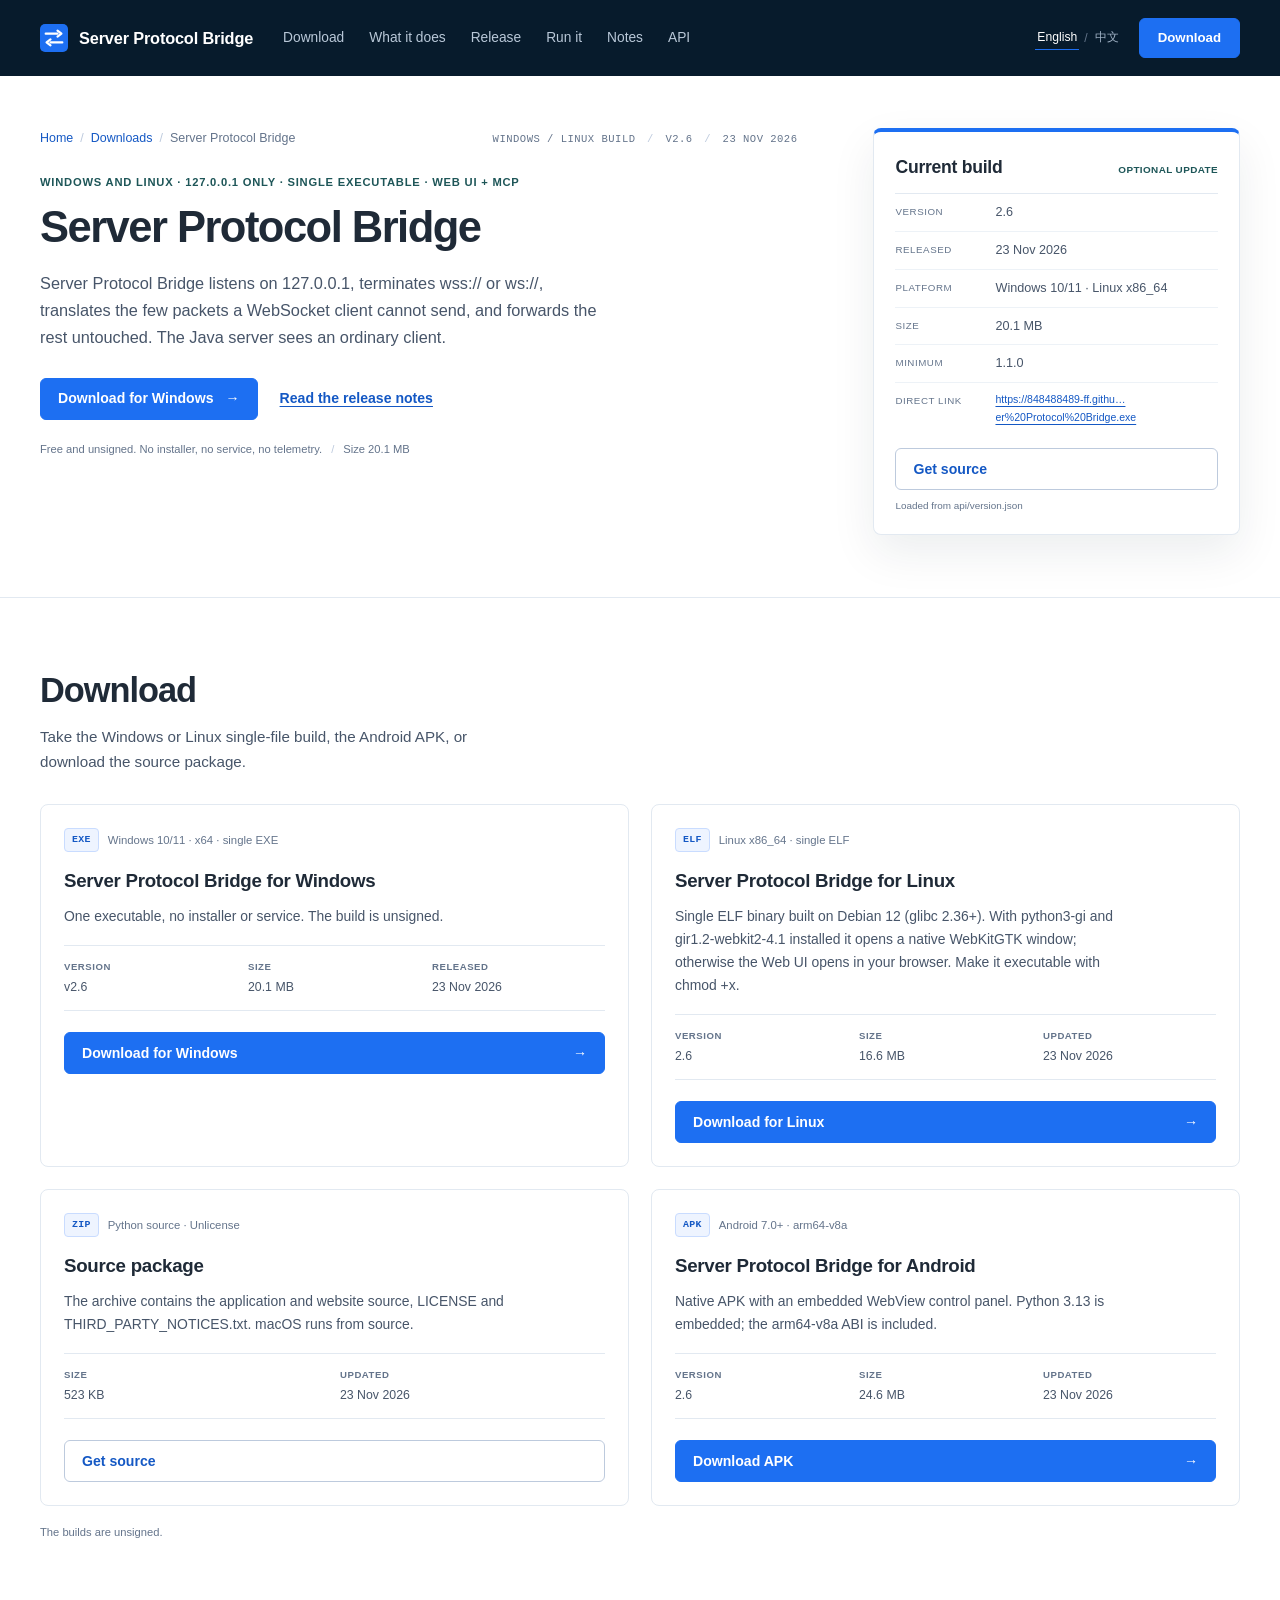
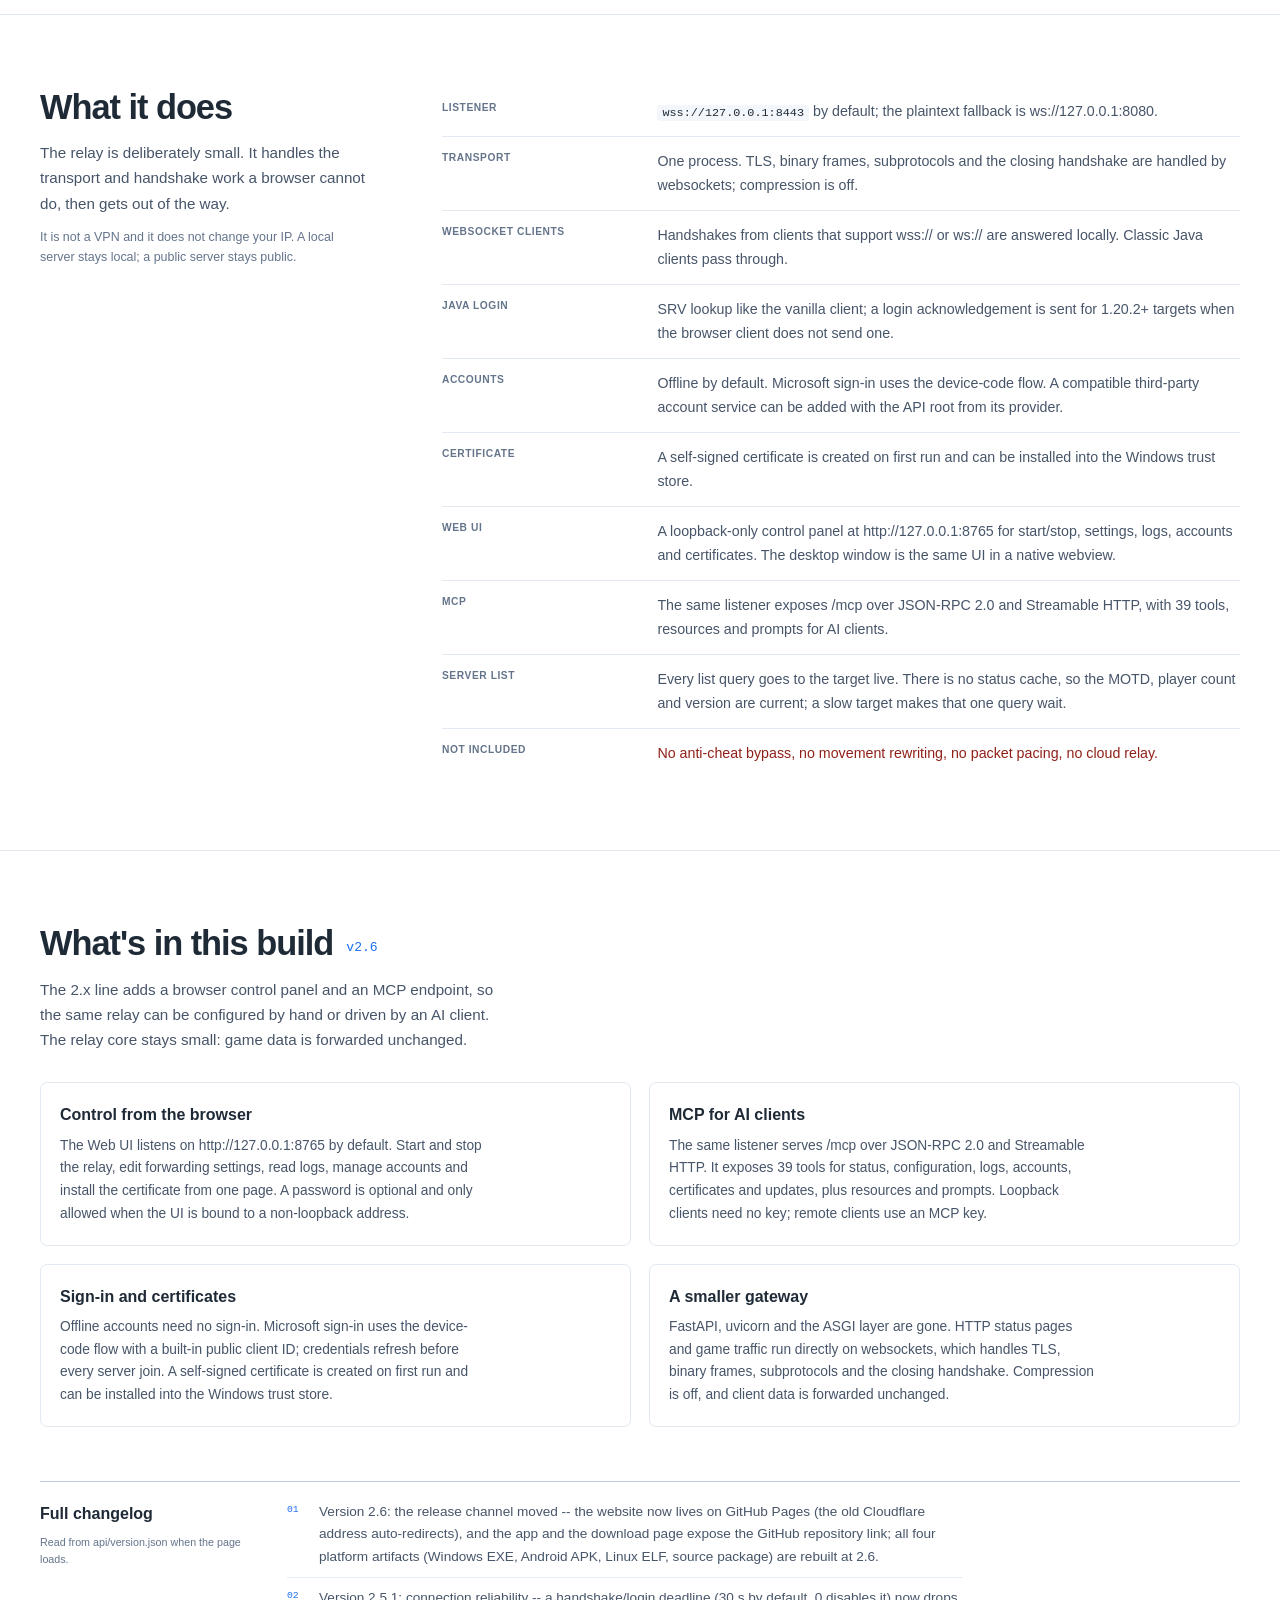
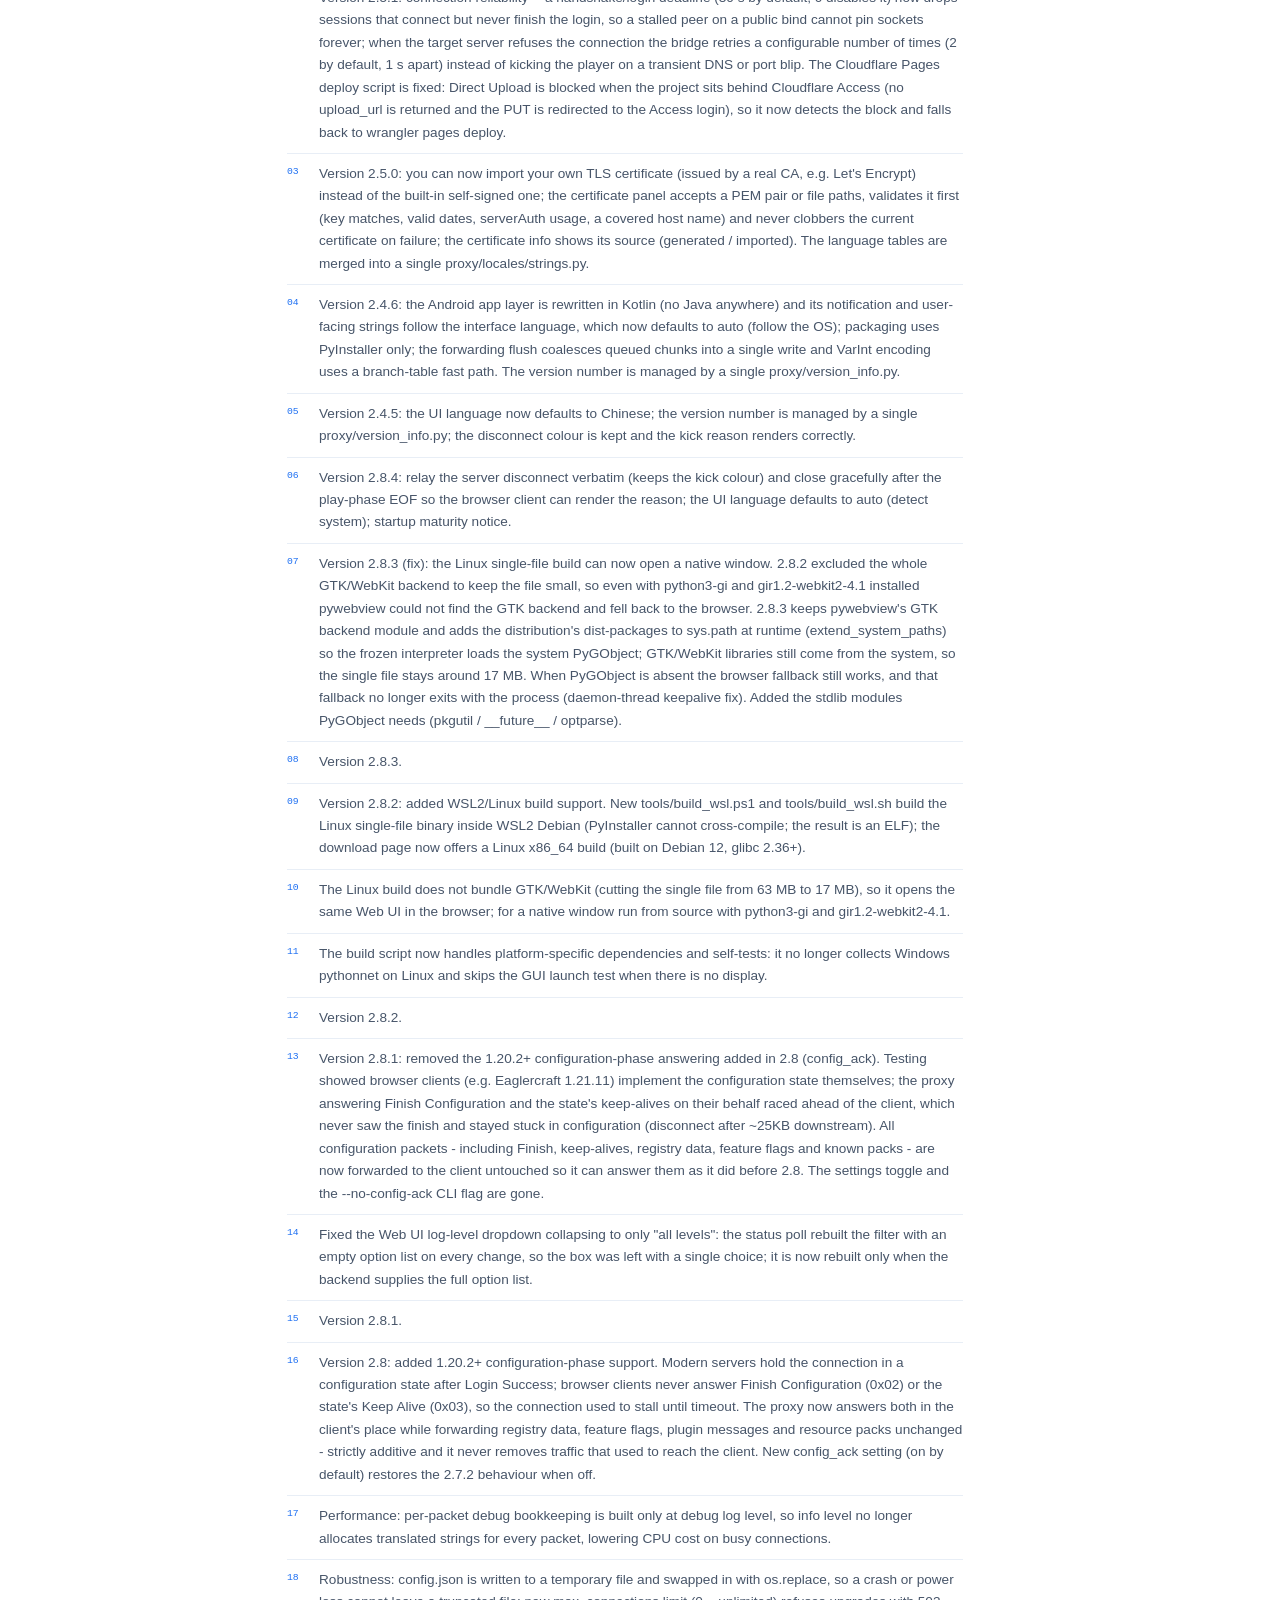
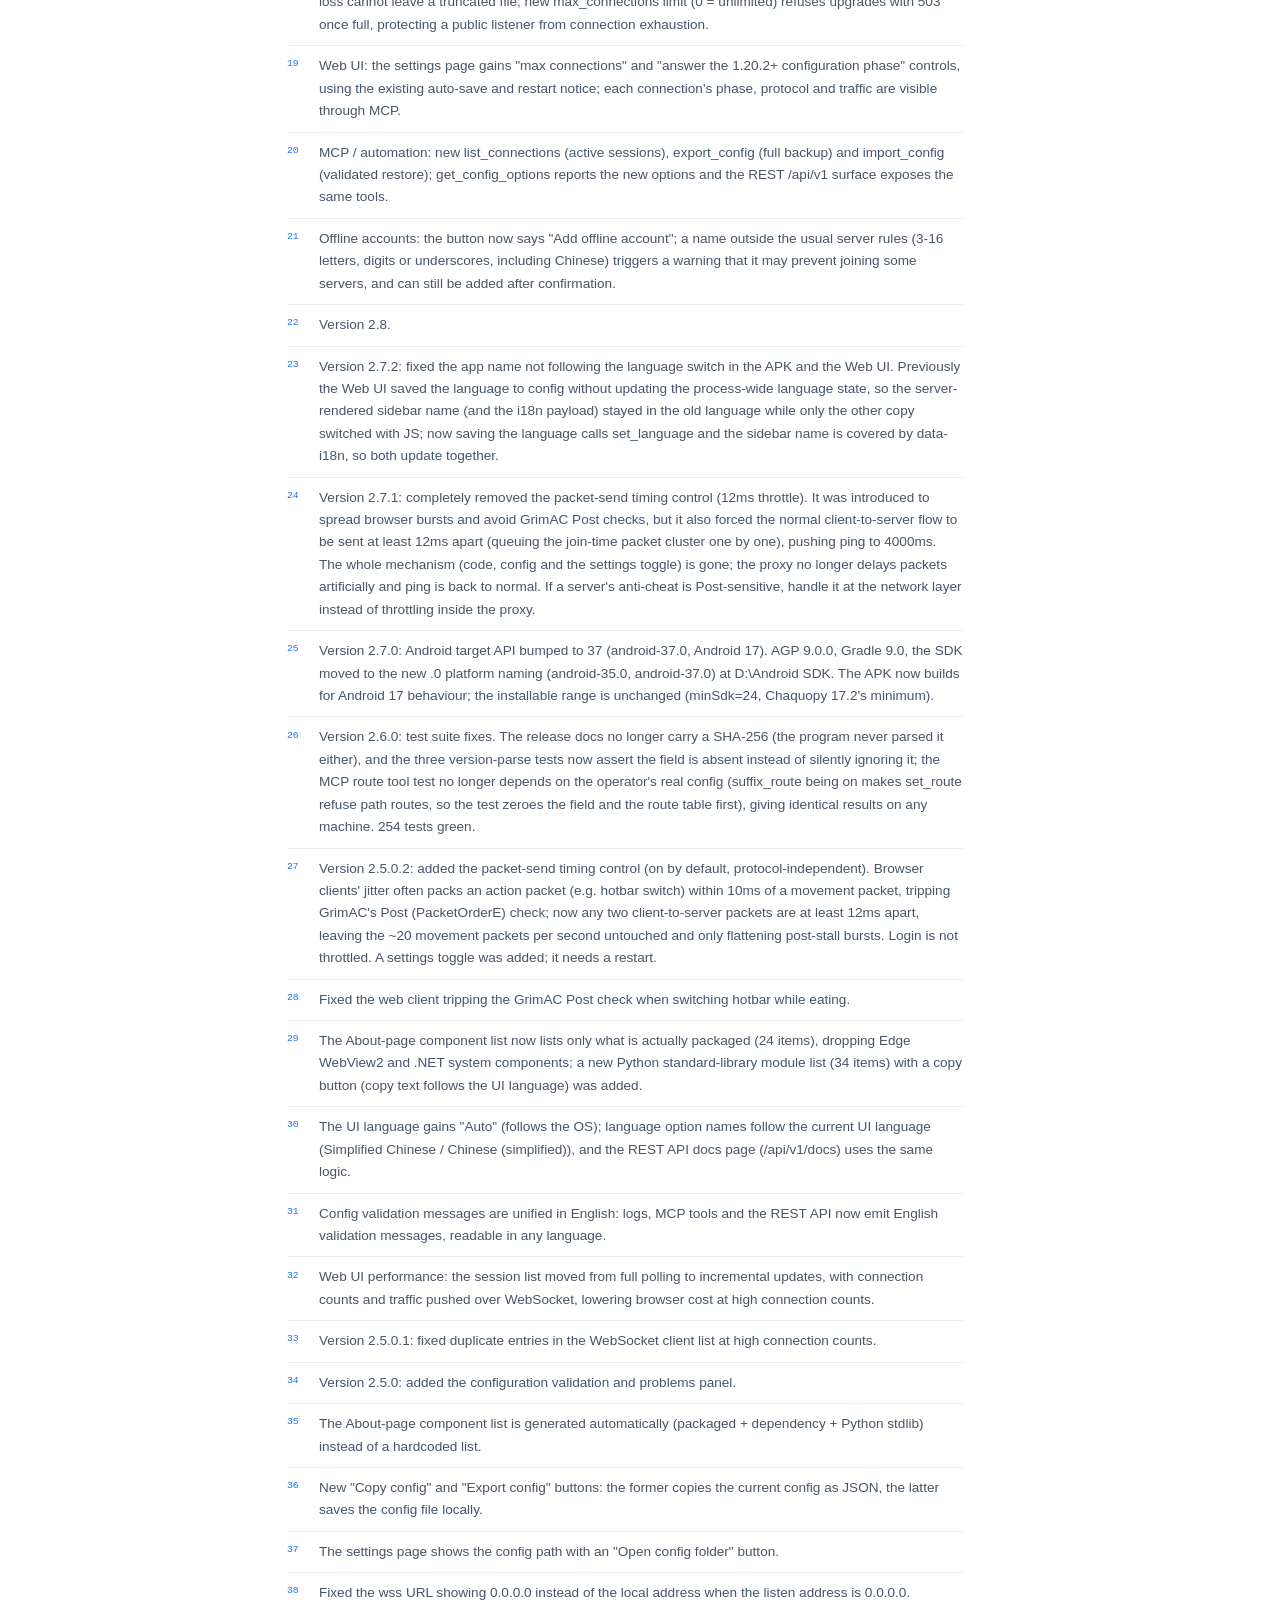
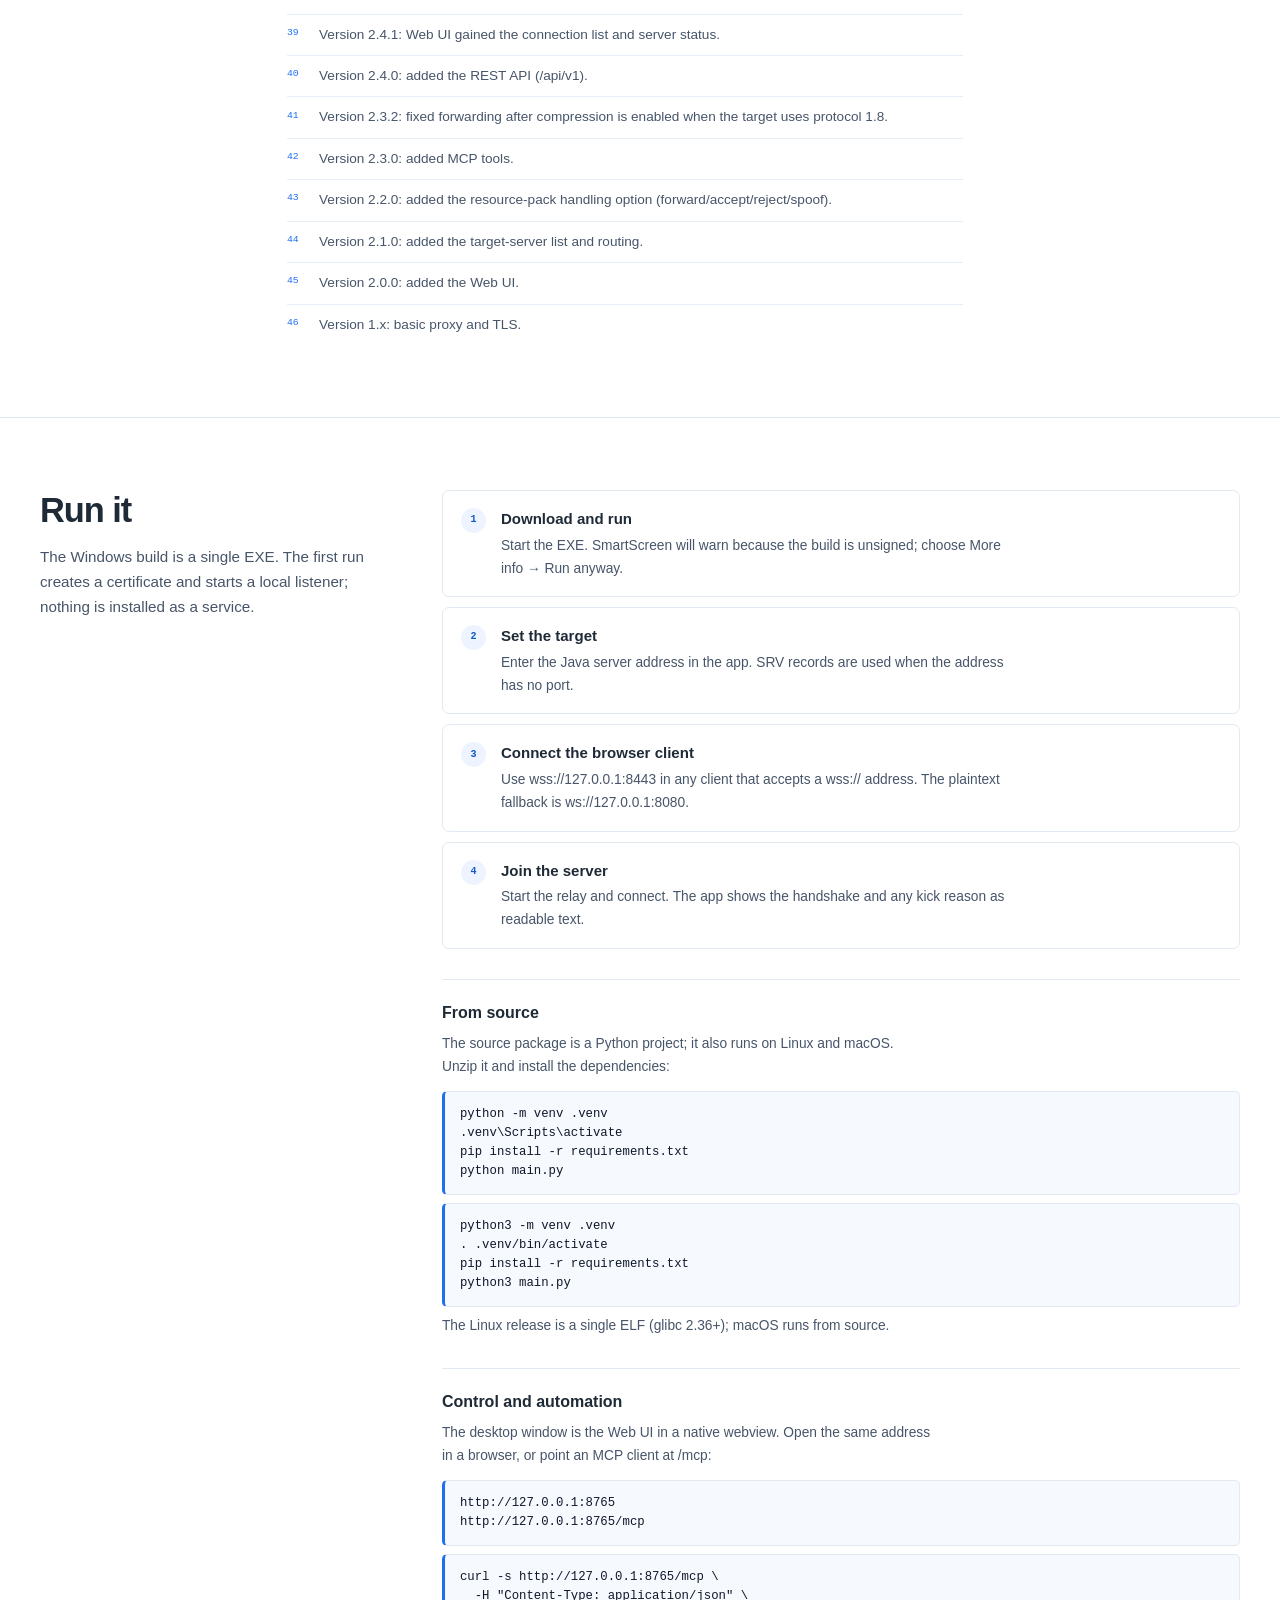
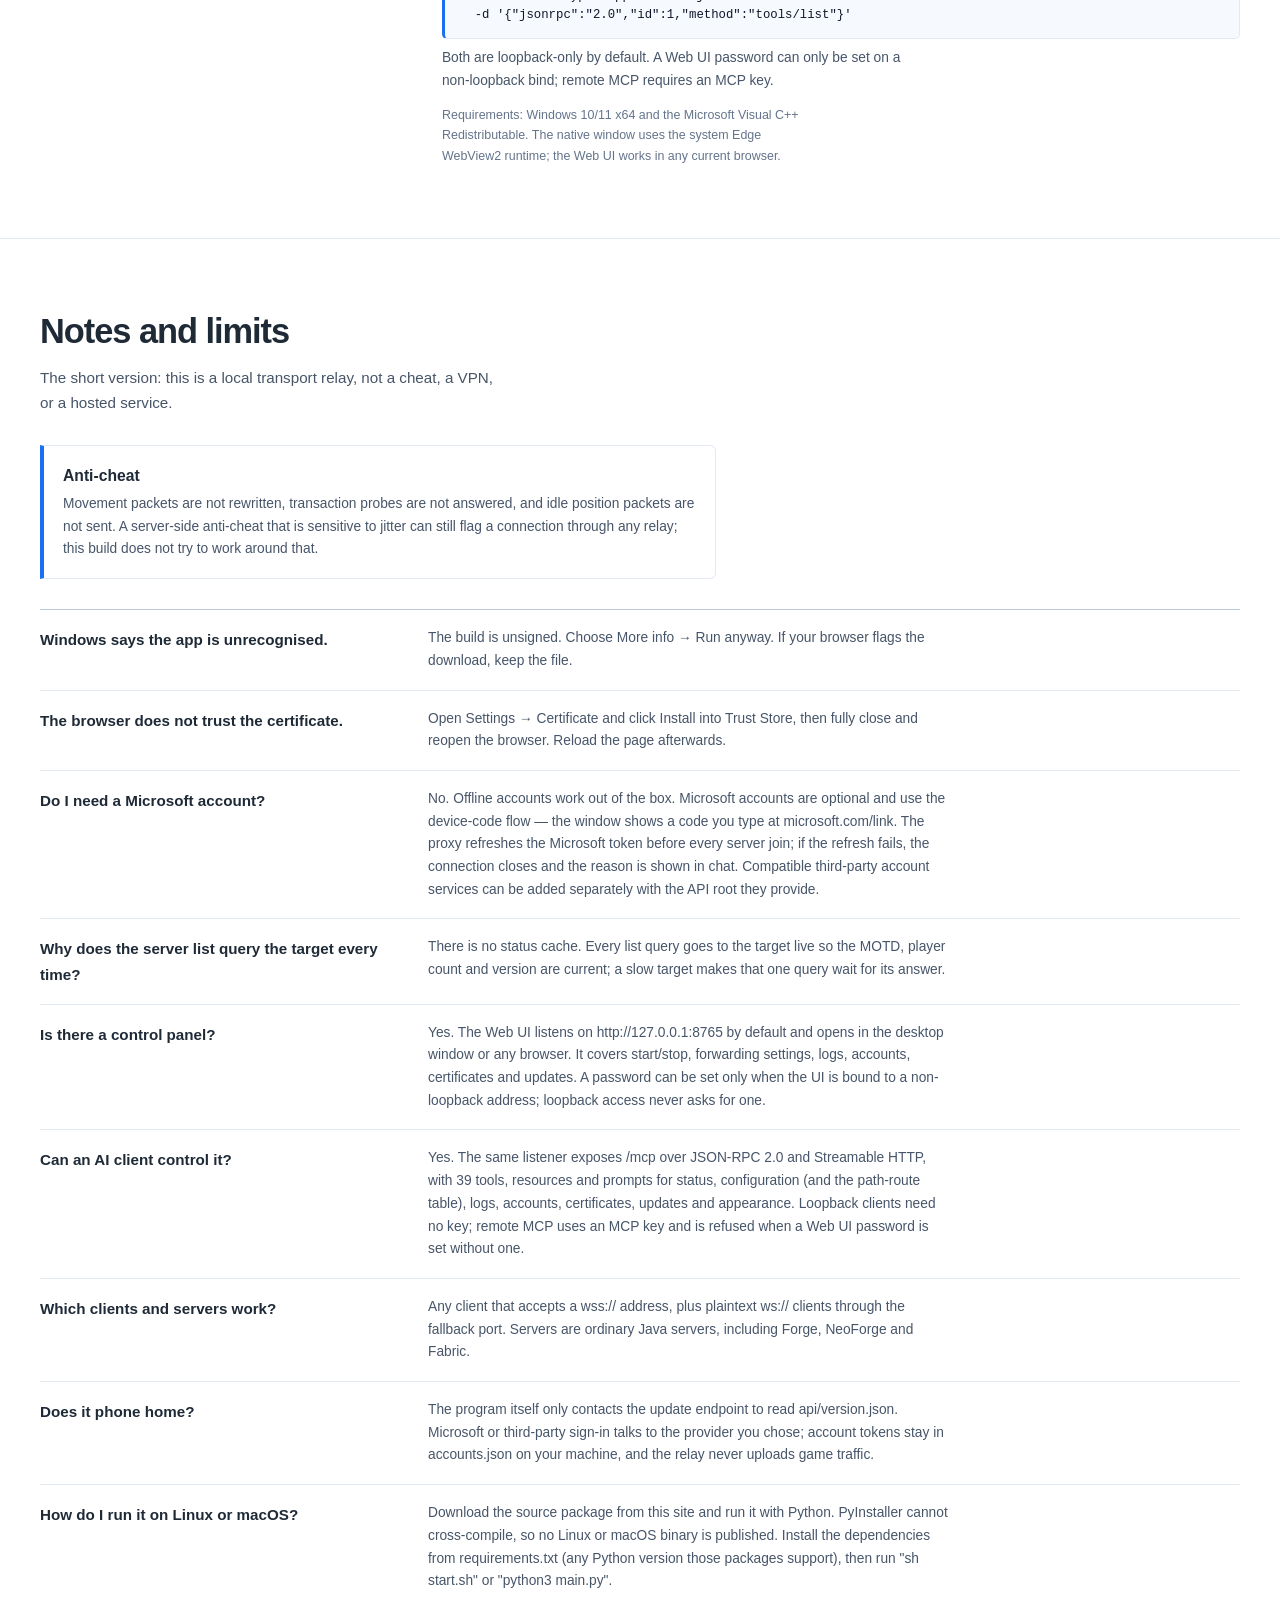
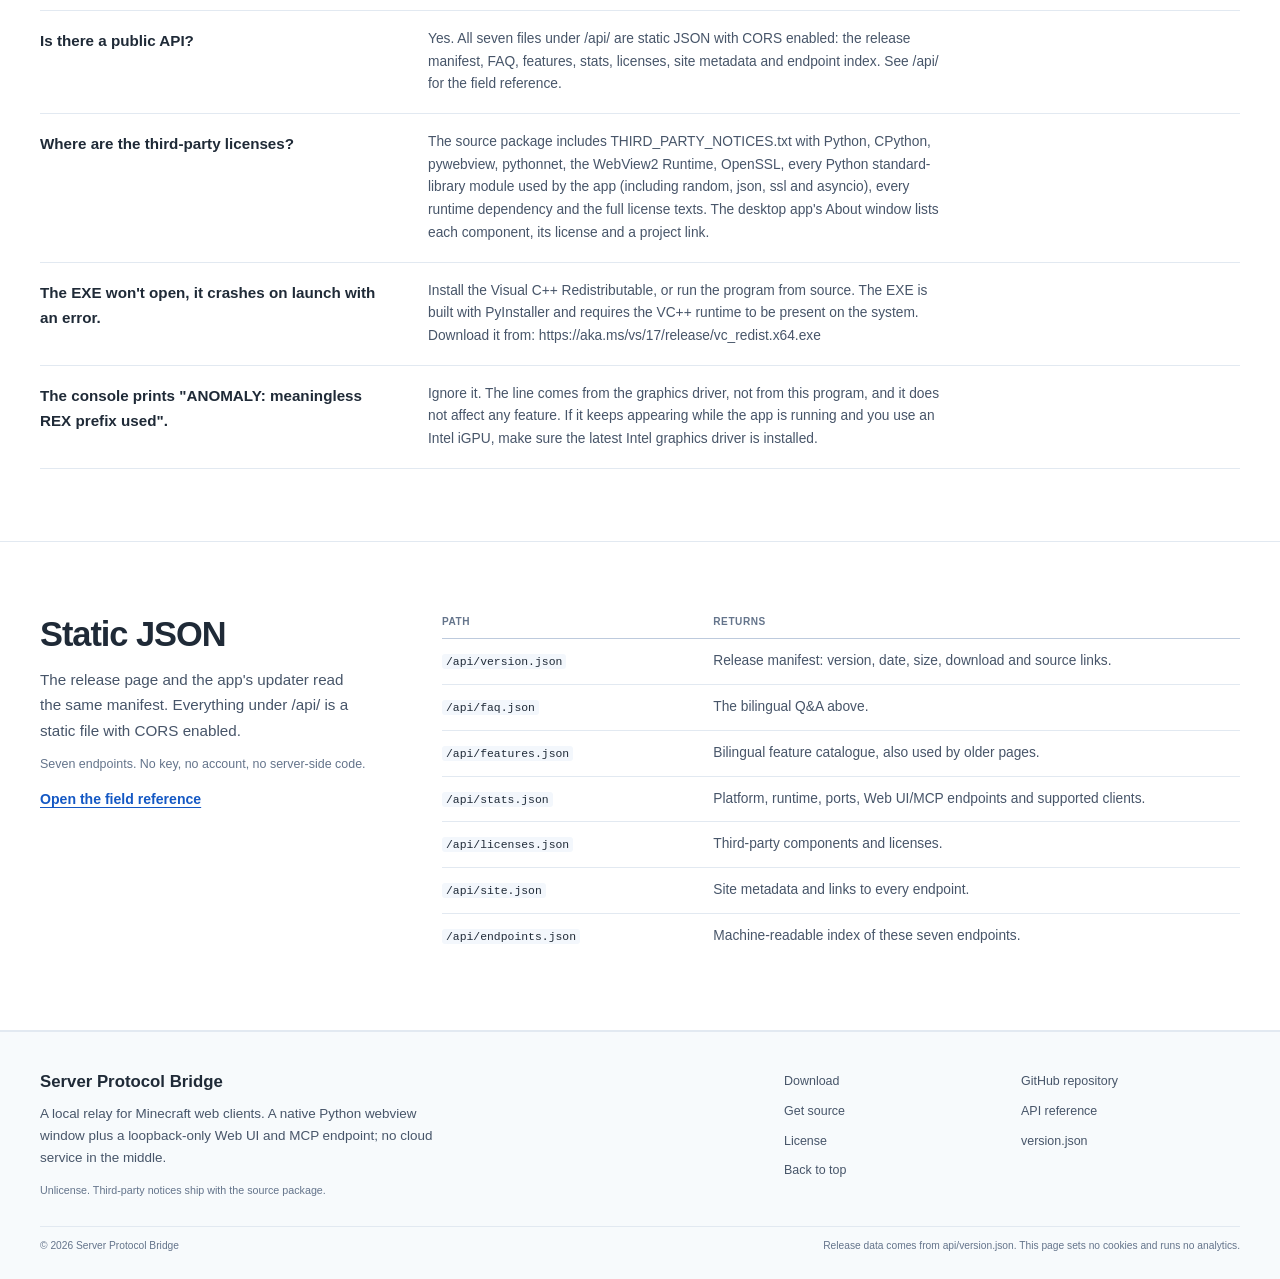
<file: docs/index.html>
<!doctype html>
<html lang="en">
<head>
  <meta charset="utf-8">
  <meta name="viewport" content="width=device-width, initial-scale=1">
  <title data-i18n="page.title">Server Protocol Bridge — Downloads</title>
  <meta name="description" content="A local relay for Minecraft clients that use wss:// or ws://. Windows build, Web UI, MCP control, checksums, release notes and a static API." data-i18n-content="meta.description">
  <link rel="canonical" href="https://848488489-ff.github.io/ServerProtocolBridge/">
  <meta property="og:type" content="website">
  <meta property="og:site_name" content="Server Protocol Bridge">
  <meta property="og:title" content="Server Protocol Bridge — Downloads">
  <meta property="og:description" content="A local relay for Minecraft web clients: Windows build, Web UI, MCP control, checksums and a static release API.">
  <meta property="og:url" content="https://848488489-ff.github.io/ServerProtocolBridge/">
  <meta name="twitter:card" content="summary">
  <meta name="twitter:title" content="Server Protocol Bridge — Downloads">
  <meta name="twitter:description" content="A local relay for Minecraft web clients: Windows build, Web UI, MCP control, checksums and a static release API.">
  <meta name="color-scheme" content="light">
  <meta name="theme-color" content="#071b2c">
  <link rel="icon" href="icon.svg" type="image/svg+xml">
  <link rel="icon" href="favicon.ico" sizes="any">
  <link rel="stylesheet" href="assets/site.css?v=20261119">
</head>

<body id="top">
  <a class="skip" href="#content" data-i18n="skip">Skip to content</a>

  <header class="masthead">
    <div class="masthead-bar">
      <div class="shell masthead-bar-inner">
        <a class="wordmark" href="#top">
          <img class="wordmark-mark" src="icon.svg" alt="" width="28" height="28">
          <span data-i18n="brand">Server Protocol Bridge</span>
        </a>

        <nav class="section-index" aria-label="Sections" data-i18n-aria-label="nav.label">
          <a href="#download" data-i18n="nav.download">Download</a>
          <a href="#how" data-i18n="nav.how">What it does</a>
          <a href="#release" data-i18n="nav.release">Release</a>
          <a href="#start" data-i18n="nav.start">Run it</a>
          <a href="#notes" data-i18n="nav.notes">Notes</a>
          <a href="#api" data-i18n="nav.api">API</a>
        </nav>

        <div class="masthead-tools">
          <div class="language" role="group" aria-label="Language" data-i18n-aria-label="lang.label">
            <button type="button" data-lang="en" aria-pressed="true">English</button>
            <span aria-hidden="true">/</span>
            <button type="button" data-lang="zh" aria-pressed="false">中文</button>
          </div>
          <a class="header-cta" href="#download" data-i18n="nav.download">Download</a>
        </div>

        <details class="mobile-menu">
          <summary data-i18n="nav.menu">Menu</summary>
          <nav aria-label="Sections" data-i18n-aria-label="nav.label">
            <a href="#download" data-i18n="nav.download">Download</a>
            <a href="#how" data-i18n="nav.how">What it does</a>
            <a href="#release" data-i18n="nav.release">Release</a>
            <a href="#start" data-i18n="nav.start">Run it</a>
            <a href="#notes" data-i18n="nav.notes">Notes</a>
            <a href="#api" data-i18n="nav.api">API</a>
          </nav>
        </details>
      </div>
    </div>

    <div class="page-head">
      <div class="shell page-head-grid">
        <div class="masthead-copy">
          <div class="page-meta">
            <nav class="breadcrumb" aria-label="Breadcrumb">
              <a href="#top" data-i18n="hero.breadcrumbHome">Home</a>
              <span aria-hidden="true">/</span>
              <a href="#download" data-i18n="hero.breadcrumbDownloads">Downloads</a>
              <span aria-hidden="true">/</span>
              <span data-i18n="brand">Server Protocol Bridge</span>
            </nav>

            <p class="edition">
              <span data-i18n="edition.os">Windows / Linux build</span>
              <span class="sep" aria-hidden="true">/</span>
              <span id="edition-version">v—</span>
              <span class="sep" aria-hidden="true">/</span>
              <span id="edition-date">—</span>
            </p>
          </div>

          <p class="kicker" data-i18n="hero.kicker">Windows 10/11 · 127.0.0.1 only · single executable · Web UI + MCP</p>
          <h1 data-i18n="hero.heading">Server Protocol Bridge</h1>
          <p class="lead" data-i18n="hero.desc">Server Protocol Bridge listens on 127.0.0.1, terminates wss:// or ws://, translates the few packets a WebSocket client cannot send, and forwards the rest untouched. The Java server sees an ordinary client.</p>

          <div class="actions">
            <a class="button button-primary" href="https://848488489-ff.github.io/ServerProtocolBridge/downloads/Server%20Protocol%20Bridge.exe" data-download-button data-fallback-url="https://848488489-ff.github.io/ServerProtocolBridge/downloads/Server%20Protocol%20Bridge.exe" target="_blank" rel="noopener noreferrer">
              <span data-download-label data-i18n="action.download">Download for Windows</span>
              <span aria-hidden="true">→</span>
            </a>
            <a class="text-link" href="#release" data-i18n="action.notes">Read the release notes</a>
          </div>

          <p class="fineprint">
            <span data-i18n="hero.note">Free and unsigned. No installer, no service, no telemetry.</span>
            <span aria-hidden="true">/</span>
            <span><span data-i18n="docket.size">Size</span> <span data-release-size>—</span></span>
          </p>
        </div>

        <aside class="docket" aria-labelledby="docket-title">
          <div class="docket-head">
            <h2 id="docket-title" data-i18n="docket.title">Current build</h2>
            <span class="policy" id="update-policy" data-i18n="release.optional">Optional update</span>
          </div>

          <dl class="docket-list">
            <div>
              <dt data-i18n="docket.version">Version</dt>
              <dd><span id="version">—</span></dd>
            </div>
            <div>
              <dt data-i18n="docket.released">Released</dt>
              <dd id="release-date">—</dd>
            </div>
            <div>
              <dt data-i18n="docket.platform">Platform</dt>
              <dd data-i18n="docket.platformValue">Windows 10/11 · Linux x86_64</dd>
            </div>
            <div>
              <dt data-i18n="docket.size">Size</dt>
              <dd id="file-size">—</dd>
            </div>
            <div>
              <dt data-i18n="docket.min">Minimum</dt>
              <dd id="min-version">—</dd>
            </div>
            <div>
              <dt data-i18n="docket.link">Direct link</dt>
              <dd><a class="direct-link" id="download-url" href="https://848488489-ff.github.io/ServerProtocolBridge/downloads/Server%20Protocol%20Bridge.exe" data-fallback-url="https://848488489-ff.github.io/ServerProtocolBridge/downloads/Server%20Protocol%20Bridge.exe" target="_blank" rel="noopener noreferrer">Server Protocol Bridge.exe</a></dd>
            </div>
          </dl>

          <div class="docket-actions">
            <a class="button button-secondary" id="source-button" href="https://github.com/848488489-ff/ServerProtocolBridge/releases/download/v2.6/ServerProtocolBridge-2.6-source.zip" data-source-button data-fallback-url="https://github.com/848488489-ff/ServerProtocolBridge/releases/download/v2.6/ServerProtocolBridge-2.6-source.zip" target="_blank" rel="noopener noreferrer">
              <span data-source-label data-i18n="action.source">Get source</span>
            </a>
            <p class="status" id="release-status" role="status" data-i18n="release.status">Reading api/version.json…</p>
          </div>
        </aside>
      </div>
    </div>
  </header>

  <main id="content">
    <section class="section download-section" id="download">
      <div class="shell">
        <header class="section-head section-head-wide download-head">
          <h2 data-i18n="download.title">Download</h2>
          <p class="section-lead" data-i18n="download.lead">Take the Windows single-file build, or download the source package to run on another platform.</p>
        </header>

        <div class="download-grid">
          <article class="download-card">
            <div class="download-card-top">
              <span class="file-badge">EXE</span>
              <span class="download-platform" data-i18n="download.windowsMeta">Windows 10/11 · x64 · single EXE</span>
            </div>
            <h3 data-i18n="download.windows">Server Protocol Bridge for Windows</h3>
            <p data-i18n="download.windowsBody">One executable, no installer or service. The build is unsigned.</p>
            <dl class="card-meta">
              <div>
                <dt data-i18n="docket.version">Version</dt>
                <dd><span data-download-meta-version>—</span></dd>
              </div>
              <div>
                <dt data-i18n="docket.size">Size</dt>
                <dd><span data-download-meta-size>—</span></dd>
              </div>
              <div>
                <dt data-i18n="docket.released">Released</dt>
                <dd><span data-download-meta-date>—</span></dd>
              </div>
            </dl>
            <a class="button button-primary" href="https://848488489-ff.github.io/ServerProtocolBridge/downloads/Server%20Protocol%20Bridge.exe" data-download-button data-fallback-url="https://848488489-ff.github.io/ServerProtocolBridge/downloads/Server%20Protocol%20Bridge.exe" target="_blank" rel="noopener noreferrer">
              <span data-download-label data-i18n="action.download">Download for Windows</span>
              <span aria-hidden="true">→</span>
            </a>
          </article>

          <article class="download-card">
            <div class="download-card-top">
              <span class="file-badge">ELF</span>
              <span class="download-platform" data-i18n="download.linuxMeta">Linux x86_64 · single binary</span>
            </div>
            <h3 data-i18n="download.linux">Server Protocol Bridge for Linux</h3>
            <p data-i18n="download.linuxBody">Single ELF binary built on Debian 12 (glibc 2.36+). With python3-gi and gir1.2-webkit2-4.1 installed it opens a native WebKitGTK window; otherwise the Web UI opens in your browser. Make it executable with chmod +x.</p>
            <dl class="card-meta">
              <div>
                <dt data-i18n="docket.version">Version</dt>
                <dd><span data-linux-meta-version>—</span></dd>
              </div>
              <div>
                <dt data-i18n="docket.size">Size</dt>
                <dd><span data-linux-meta-size>—</span></dd>
              </div>
              <div>
                <dt data-i18n="docket.updated">Updated</dt>
                <dd><span data-linux-meta-date>—</span></dd>
              </div>
            </dl>
            <a class="button button-primary" href="https://848488489-ff.github.io/ServerProtocolBridge/downloads/Server%20Protocol%20Bridge-linux-x86_64" data-linux-button data-fallback-url="https://848488489-ff.github.io/ServerProtocolBridge/downloads/Server%20Protocol%20Bridge-linux-x86_64" target="_blank" rel="noopener noreferrer">
              <span data-linux-label data-i18n="action.linux">Download for Linux</span>
              <span aria-hidden="true">→</span>
            </a>
          </article>

          <article class="download-card">
            <div class="download-card-top">
              <span class="file-badge">ZIP</span>
              <span class="download-platform" data-i18n="download.sourceMeta">Python source · Unlicense</span>
            </div>
            <h3 data-i18n="download.source">Source package</h3>
            <p data-i18n="download.sourceBody">The archive contains the application and website source, LICENSE and THIRD_PARTY_NOTICES.txt. macOS runs from source.</p>
            <dl class="card-meta">
              <div>
                <dt data-i18n="docket.size">Size</dt>
                <dd><span data-source-meta-size>—</span></dd>
              </div>
              <div>
                <dt data-i18n="docket.updated">Updated</dt>
                <dd><span data-source-meta-date>—</span></dd>
              </div>
            </dl>
            <a class="button button-secondary" href="https://github.com/848488489-ff/ServerProtocolBridge/releases/download/v2.6/ServerProtocolBridge-2.6-source.zip" data-source-button data-fallback-url="https://github.com/848488489-ff/ServerProtocolBridge/releases/download/v2.6/ServerProtocolBridge-2.6-source.zip" target="_blank" rel="noopener noreferrer">
              <span data-source-label data-i18n="action.source">Get source</span>
            </a>
          </article>

          <article class="download-card">
            <div class="download-card-top">
              <span class="file-badge">APK</span>
              <span class="download-platform" data-i18n="download.androidMeta">Android 7.0+ · arm64-v8a / x86_64</span>
            </div>
            <h3 data-i18n="download.android">Server Protocol Bridge for Android</h3>
            <p data-i18n="download.androidBody">Native APK with an embedded WebView control panel. Python 3.13 and both ABIs (arm64-v8a and x86_64) are in one file.</p>
            <dl class="card-meta">
              <div>
                <dt data-i18n="docket.version">Version</dt>
                <dd><span data-apk-meta-version>—</span></dd>
              </div>
              <div>
                <dt data-i18n="docket.size">Size</dt>
                <dd><span data-apk-meta-size>—</span></dd>
              </div>
              <div>
                <dt data-i18n="docket.updated">Updated</dt>
                <dd><span data-apk-meta-date>—</span></dd>
              </div>
            </dl>
            <a class="button button-primary" href="https://848488489-ff.github.io/ServerProtocolBridge/downloads/Server%20Protocol%20Bridge.apk" data-apk-button data-fallback-url="https://848488489-ff.github.io/ServerProtocolBridge/downloads/Server%20Protocol%20Bridge.apk" target="_blank" rel="noopener noreferrer">
              <span data-apk-label data-i18n="action.android">Download APK</span>
              <span aria-hidden="true">→</span>
            </a>
          </article>
        </div>

        <p class="download-note" data-i18n="download.note">The builds are unsigned.</p>

        <noscript>
          <p class="download-note">JavaScript is disabled. Direct downloads: <a href="https://848488489-ff.github.io/ServerProtocolBridge/downloads/Server%20Protocol%20Bridge.exe">Windows EXE</a> · <a href="https://848488489-ff.github.io/ServerProtocolBridge/downloads/Server%20Protocol%20Bridge-linux-x86_64">Linux ELF</a> · <a href="https://848488489-ff.github.io/ServerProtocolBridge/downloads/Server%20Protocol%20Bridge.apk">Android APK</a> · <a href="https://github.com/848488489-ff/ServerProtocolBridge/releases/download/v2.6/ServerProtocolBridge-2.6-source.zip">source ZIP</a>.</p>
        </noscript>
      </div>
    </section>

    <section class="section" id="how">
      <div class="shell section-grid">
        <header class="section-head">
          <h2 data-i18n="how.title">What it does</h2>
          <p class="section-lead" data-i18n="how.lead">The relay is deliberately small. It handles the transport and handshake work a browser cannot do, then gets out of the way.</p>
          <p class="section-note" data-i18n="how.note">It is not a VPN and it does not change your IP. A local server stays local; a public server stays public.</p>
        </header>

        <div class="section-body">
          <table class="spec-table">
            <tbody>
              <tr>
                <th scope="row" data-i18n="how.listener">Listener</th>
                <td><code>wss://127.0.0.1:8443</code> <span data-i18n="how.listenerNote">by default; the plaintext fallback is ws://127.0.0.1:8080.</span></td>
              </tr>
              <tr>
                <th scope="row" data-i18n="how.transport">Transport</th>
                <td data-i18n="how.transportBody">One process. TLS, binary frames, subprotocols and the closing handshake are handled by websockets; compression is off.</td>
              </tr>
              <tr>
                <th scope="row" data-i18n="how.browser">WebSocket clients</th>
                <td data-i18n="how.browserBody">Handshakes from clients that support wss:// or ws:// are answered locally. Classic Java clients pass through.</td>
              </tr>
              <tr>
                <th scope="row" data-i18n="how.login">Java login</th>
                <td data-i18n="how.loginBody">SRV lookup like the vanilla client; a login acknowledgement is sent for 1.20.2+ targets when the browser client does not send one.</td>
              </tr>
              <tr>
                <th scope="row" data-i18n="how.accounts">Accounts</th>
                <td data-i18n="how.accountsBody">Offline by default. Microsoft sign-in uses the device-code flow. A compatible third-party account service can be added with the API root from its provider.</td>
              </tr>
              <tr>
                <th scope="row" data-i18n="how.certificate">Certificate</th>
                <td data-i18n="how.certificateBody">A self-signed certificate is created on first run and can be installed into the Windows trust store.</td>
              </tr>
              <tr>
                <th scope="row" data-i18n="how.webui">Web UI</th>
                <td data-i18n="how.webuiBody">A loopback-only control panel at http://127.0.0.1:8765 for start/stop, settings, logs, accounts and certificates. The desktop window is the same UI in a native webview.</td>
              </tr>
              <tr>
                <th scope="row" data-i18n="how.mcp">MCP</th>
                <td data-i18n="how.mcpBody">The same listener exposes /mcp over JSON-RPC 2.0 and Streamable HTTP, with 39 tools, resources and prompts for AI clients.</td>
              </tr>
              <tr>
                <th scope="row" data-i18n="how.serverList">Server list</th>
                <td data-i18n="how.serverListBody">Every list query goes to the target live. There is no status cache, so the MOTD, player count and version are current; a slow target makes that one query wait.</td>
              </tr>
              <tr class="is-limit">
                <th scope="row" data-i18n="how.excluded">Not included</th>
                <td data-i18n="how.excludedBody">No anti-cheat bypass, no movement rewriting, no packet pacing, no cloud relay.</td>
              </tr>
            </tbody>
          </table>
        </div>
      </div>
    </section>

    <section class="section section-alt" id="release">
      <div class="shell">
        <header class="section-head section-head-wide">
          <h2>
            <span data-i18n="release.title">What's in this build</span>
            <span class="version-inline" id="release-title-version">v—</span>
          </h2>
          <p class="section-lead" data-i18n="release.lead">The 2.x line adds a browser control panel and an MCP endpoint, so the same relay can be configured by hand or driven by an AI client. The relay core stays small: game data is forwarded unchanged.</p>
        </header>

        <div class="changes">
          <article class="change">
            <h3 data-i18n="release.c1.title">Control from the browser</h3>
            <p data-i18n="release.c1.body">The Web UI listens on http://127.0.0.1:8765 by default. Start and stop the relay, edit forwarding settings, read logs, manage accounts and install the certificate from one page. A password is optional and only allowed when the UI is bound to a non-loopback address.</p>
          </article>

          <article class="change">
            <h3 data-i18n="release.c2.title">MCP for AI clients</h3>
            <p data-i18n="release.c2.body">The same listener serves /mcp over JSON-RPC 2.0 and Streamable HTTP. It exposes 39 tools for status, configuration, logs, accounts, certificates and updates, plus resources and prompts. Loopback clients need no key; remote clients use an MCP key.</p>
          </article>

          <article class="change">
            <h3 data-i18n="release.c3.title">Sign-in and certificates</h3>
            <p data-i18n="release.c3.body">Offline accounts need no sign-in. Microsoft sign-in uses the device-code flow with a built-in public client ID; credentials refresh before every server join. A self-signed certificate is created on first run and can be installed into the Windows trust store.</p>
          </article>

          <article class="change">
            <h3 data-i18n="release.c4.title">A smaller gateway</h3>
            <p data-i18n="release.c4.body">FastAPI, uvicorn and the ASGI layer are gone. HTTP status pages and game traffic run directly on websockets, which handles TLS, binary frames, subprotocols and the closing handshake. Compression is off, and client data is forwarded unchanged.</p>
          </article>
        </div>

        <div class="changelog-block">
          <div class="changelog-head">
            <h3 data-i18n="release.notesTitle">Full changelog</h3>
            <p data-i18n="release.notesSource">Read from api/version.json when the page loads.</p>
          </div>
          <div class="changelog" id="changelog"></div>
        </div>
      </div>
    </section>

    <section class="section" id="start">
      <div class="shell section-grid">
        <header class="section-head">
          <h2 data-i18n="start.title">Run it</h2>
          <p class="section-lead" data-i18n="start.lead">The Windows build is a single EXE. The first run creates a certificate and starts a local listener; nothing is installed as a service.</p>
        </header>

        <div class="section-body">
          <ol class="steps-list">
            <li>
              <h3 data-i18n="start.step1.title">Download and run</h3>
              <p data-i18n="start.step1.body">Start the EXE. SmartScreen will warn because the build is unsigned; choose More info → Run anyway.</p>
            </li>
            <li>
              <h3 data-i18n="start.step2.title">Set the target</h3>
              <p data-i18n="start.step2.body">Enter the Java server address in the app. SRV records are used when the address has no port.</p>
            </li>
            <li>
              <h3 data-i18n="start.step3.title">Connect the browser client</h3>
              <p data-i18n="start.step3.body">Use wss://127.0.0.1:8443 in any client that accepts a wss:// address. The plaintext fallback is ws://127.0.0.1:8080.</p>
            </li>
            <li>
              <h3 data-i18n="start.step4.title">Join the server</h3>
              <p data-i18n="start.step4.body">Start the relay and connect. The app shows the handshake and any kick reason as readable text.</p>
            </li>
          </ol>

          <div class="source-block">
            <h3 data-i18n="start.sourceTitle">From source</h3>
            <p data-i18n="start.sourceLead">The source package is a Python project; it also runs on Linux and macOS. Unzip it and install the dependencies:</p>
            <pre><code>python -m venv .venv
.venv\Scripts\activate
pip install -r requirements.txt
python main.py</code></pre>
            <pre><code>python3 -m venv .venv
. .venv/bin/activate
pip install -r requirements.txt
python3 main.py</code></pre>
            <p class="section-note" data-i18n="start.note">The Linux release is a single ELF (glibc 2.36+); macOS runs from source.</p>
          </div>

          <div class="source-block">
            <h3 data-i18n="start.controlTitle">Control and automation</h3>
            <p data-i18n="start.controlLead">The desktop window is the Web UI in a native webview. Open the same address in a browser, or point an MCP client at /mcp:</p>
            <pre><code>http://127.0.0.1:8765
http://127.0.0.1:8765/mcp</code></pre>
            <pre><code>curl -s http://127.0.0.1:8765/mcp \
  -H "Content-Type: application/json" \
  -d '{"jsonrpc":"2.0","id":1,"method":"tools/list"}'</code></pre>
            <p class="section-note" data-i18n="start.controlNote">Both are loopback-only by default. A Web UI password can only be set on a non-loopback bind; remote MCP requires an MCP key.</p>
          </div>

          <p class="section-note" data-i18n="start.requirements">Requirements: Windows 10/11 x64 and the Microsoft Visual C++ Redistributable. The native window uses the system Edge WebView2 runtime; the Web UI works in any current browser.</p>
        </div>
      </div>
    </section>

    <section class="section section-alt" id="notes">
      <div class="shell">
        <header class="section-head section-head-wide">
          <h2 data-i18n="notes.title">Notes and limits</h2>
          <p class="section-lead" data-i18n="notes.lead">The short version: this is a local transport relay, not a cheat, a VPN, or a hosted service.</p>
        </header>

        <div class="limit">
          <h3 data-i18n="notes.antiCheatTitle">Anti-cheat</h3>
          <p data-i18n="notes.antiCheatBody">Movement packets are not rewritten, transaction probes are not answered, and idle position packets are not sent. A server-side anti-cheat that is sensitive to jitter can still flag a connection through any relay; this build does not try to work around that.</p>
        </div>

        <div class="faq-list" id="faq-list" aria-live="polite">
          <p class="faq-state" data-i18n="faq.loading">Loading FAQ…</p>
        </div>
      </div>
    </section>

    <section class="section" id="api">
      <div class="shell section-grid">
        <header class="section-head">
          <h2 data-i18n="api.title">Static JSON</h2>
          <p class="section-lead" data-i18n="api.lead">The release page and the app's updater read the same manifest. Everything under /api/ is a static file with CORS enabled.</p>
          <p class="section-note" data-i18n="api.note">Seven endpoints. No key, no account, no server-side code.</p>
          <a class="text-link" href="api/" data-i18n="api.docs">Open the field reference</a>
        </header>

        <div class="section-body">
          <table class="endpoint-table">
            <thead>
              <tr>
                <th scope="col" data-i18n="api.path">Path</th>
                <th scope="col" data-i18n="api.returns">Returns</th>
              </tr>
            </thead>
            <tbody>
              <tr>
                <td><code>/api/version.json</code></td>
                <td data-i18n="api.version">Release manifest: version, date, size, download and source links.</td>
              </tr>
              <tr>
                <td><code>/api/faq.json</code></td>
                <td data-i18n="api.faq">The bilingual Q&amp;A above.</td>
              </tr>
              <tr>
                <td><code>/api/features.json</code></td>
                <td data-i18n="api.features">Bilingual feature catalogue, also used by older pages.</td>
              </tr>
              <tr>
                <td><code>/api/stats.json</code></td>
                <td data-i18n="api.stats">Platform, runtime, ports, Web UI/MCP endpoints and supported clients.</td>
              </tr>
              <tr>
                <td><code>/api/licenses.json</code></td>
                <td data-i18n="api.licenses">Third-party components and licenses.</td>
              </tr>
              <tr>
                <td><code>/api/site.json</code></td>
                <td data-i18n="api.site">Site metadata and links to every endpoint.</td>
              </tr>
              <tr>
                <td><code>/api/endpoints.json</code></td>
                <td data-i18n="api.endpoints">Machine-readable index of these seven endpoints.</td>
              </tr>
            </tbody>
          </table>
        </div>
      </div>
    </section>
  </main>

  <footer class="colophon">
    <div class="shell colophon-grid">
      <div class="colophon-main">
        <p class="colophon-name" data-i18n="brand">Server Protocol Bridge</p>
        <p class="colophon-statement" data-i18n="footer.statement">A local relay for Minecraft web clients. A native Python webview window plus a loopback-only Web UI and MCP endpoint; no cloud service in the middle.</p>
        <p class="colophon-fineprint" data-i18n="footer.licenseLine">Unlicense. Third-party notices ship with the source package.</p>
      </div>

      <nav class="colophon-links" aria-label="Links" data-i18n-aria-label="footer.links">
        <a href="#download" data-i18n="footer.download">Download</a>
        <a href="https://github.com/848488489-ff/ServerProtocolBridge" target="_blank" rel="noopener noreferrer" data-i18n="footer.github">GitHub repository</a>
        <a href="https://github.com/848488489-ff/ServerProtocolBridge/releases/download/v2.6/ServerProtocolBridge-2.6-source.zip" data-source-button data-fallback-url="https://github.com/848488489-ff/ServerProtocolBridge/releases/download/v2.6/ServerProtocolBridge-2.6-source.zip" target="_blank" rel="noopener noreferrer"><span data-source-label data-i18n="action.source">Get source</span></a>
        <a href="api/" data-i18n="footer.api">API reference</a>
        <a href="LICENSE" target="_blank" rel="noopener noreferrer" data-i18n="footer.license">License</a>
        <a href="api/version.json" data-i18n="footer.version">version.json</a>
        <a href="#top" data-i18n="footer.top">Back to top</a>
      </nav>
    </div>

    <div class="shell colophon-bottom">
      <span data-i18n="footer.rights">© 2026 Server Protocol Bridge</span>
      <span data-i18n="footer.note">Release data comes from api/version.json. This page sets no cookies and runs no analytics.</span>
    </div>
  </footer>

  <script src="i18n.js?v=20261119"></script>
  <script src="assets/app.js?v=20261119"></script>
</body>
</html>
</file>
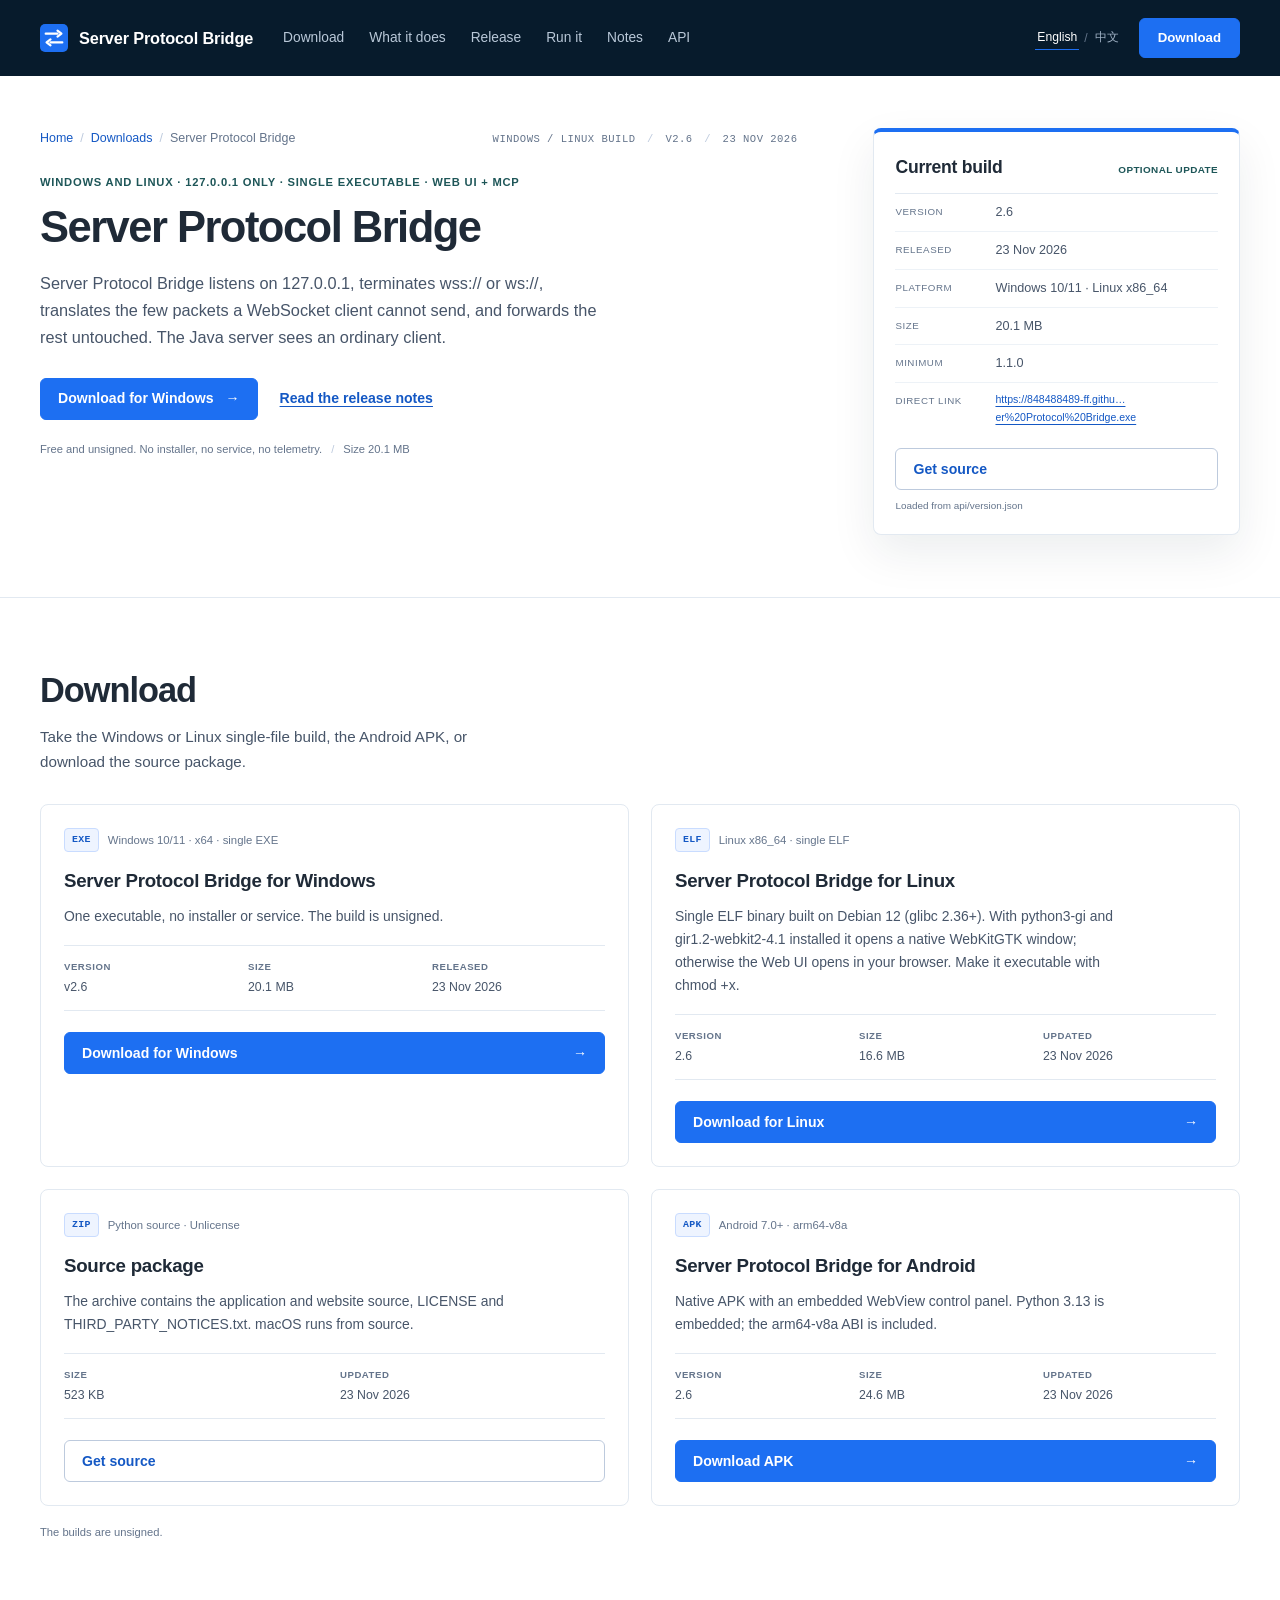
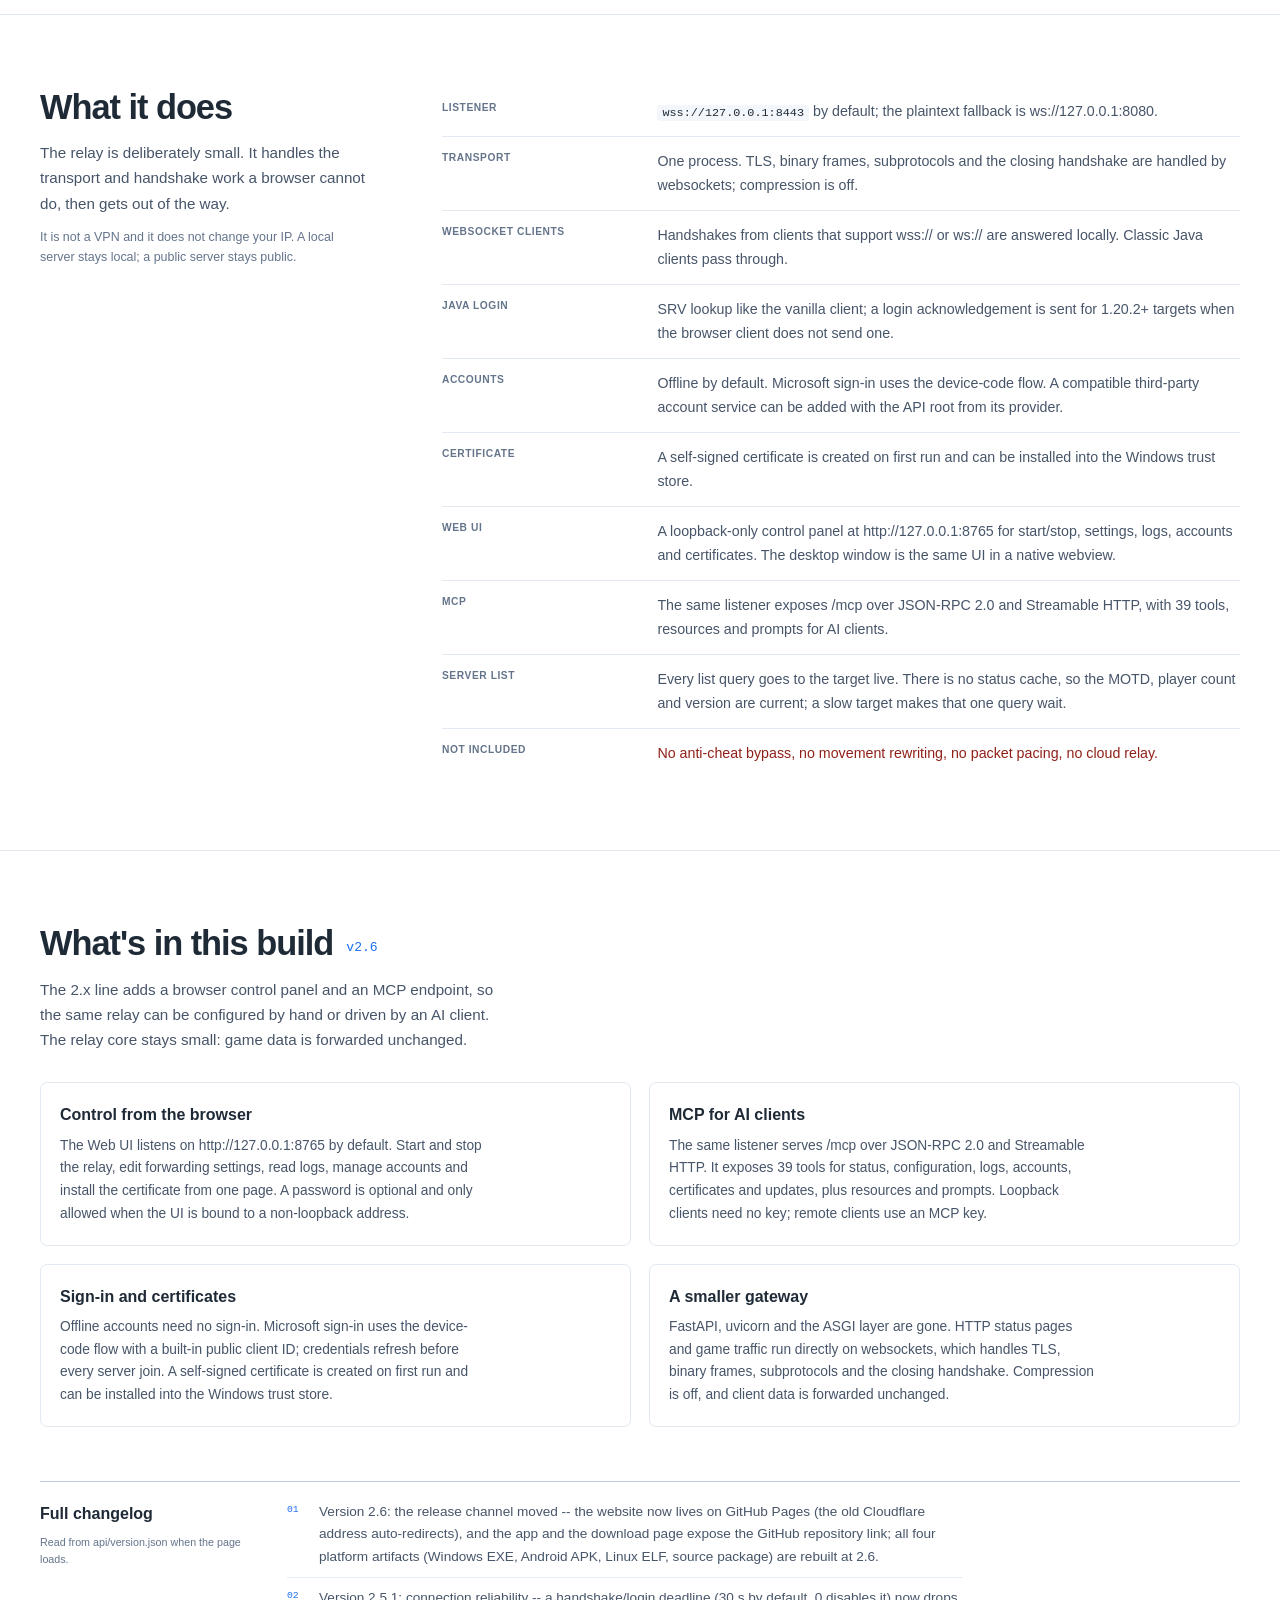
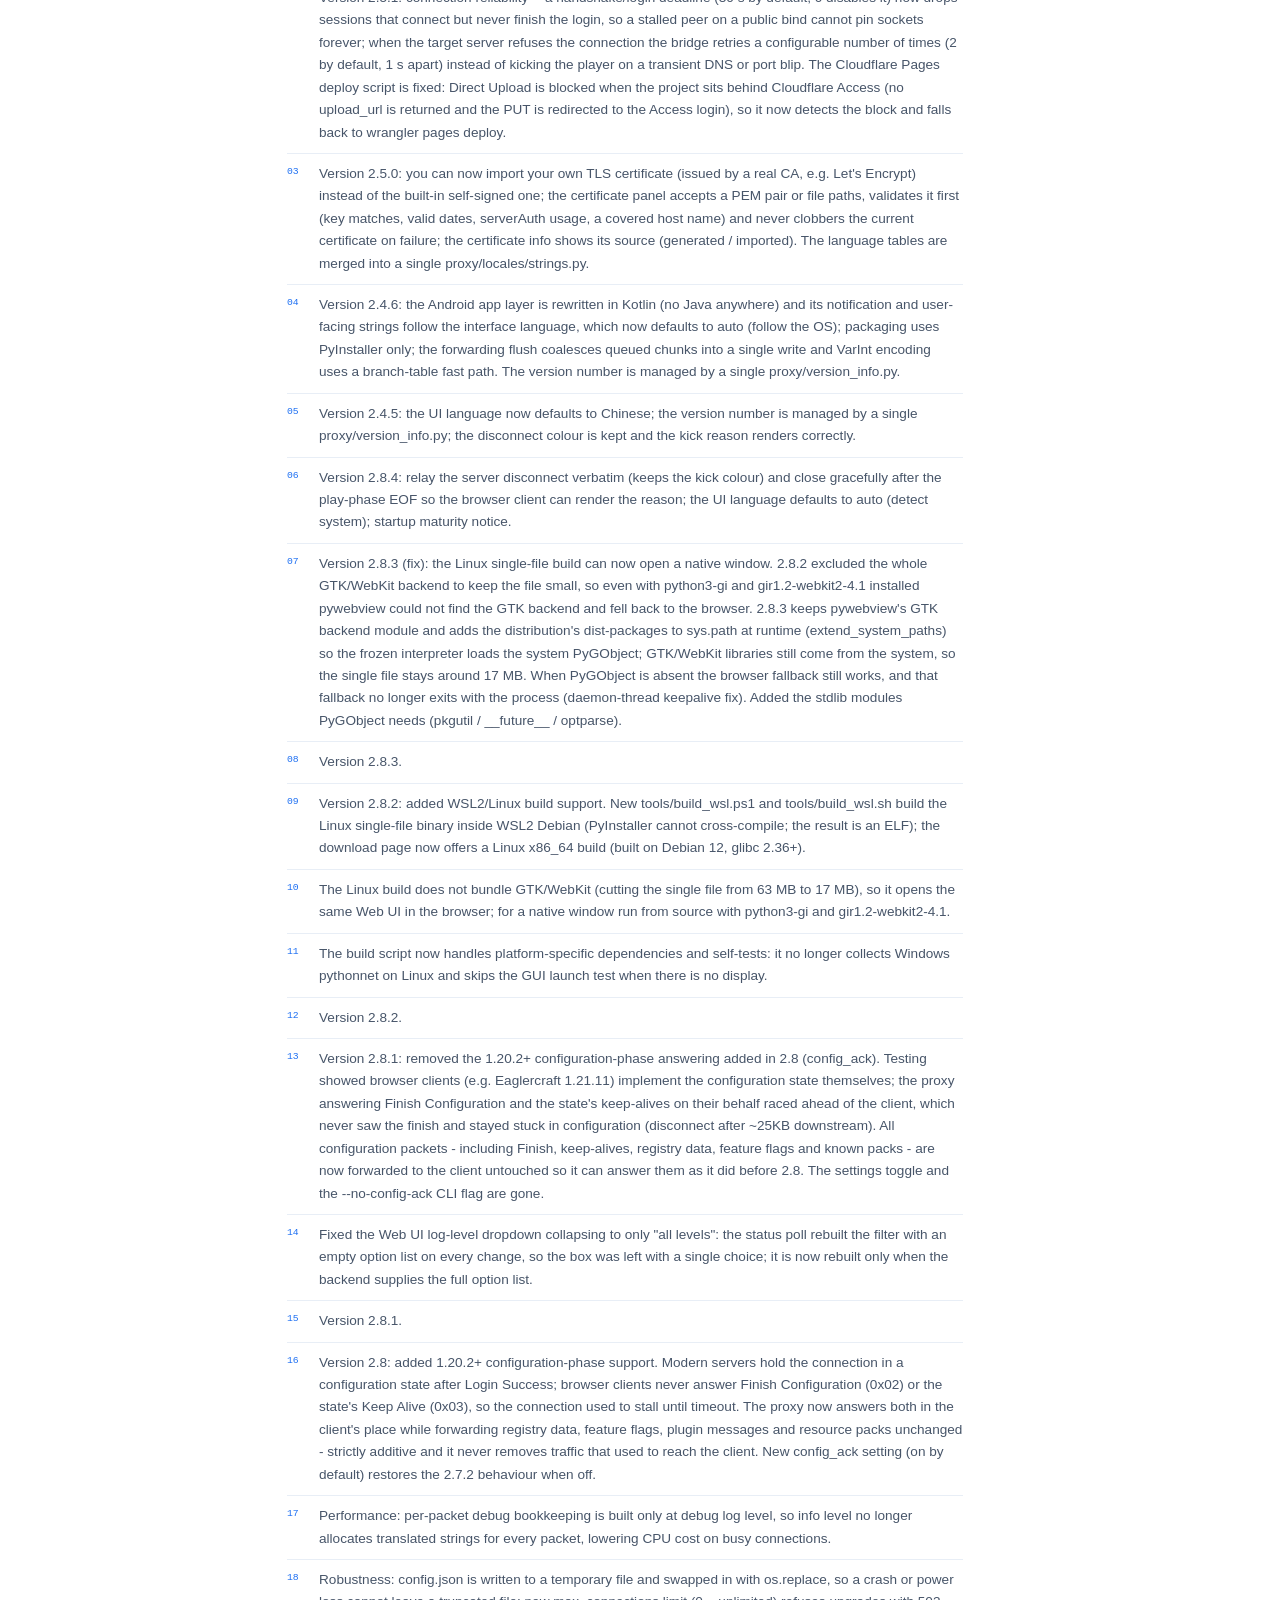
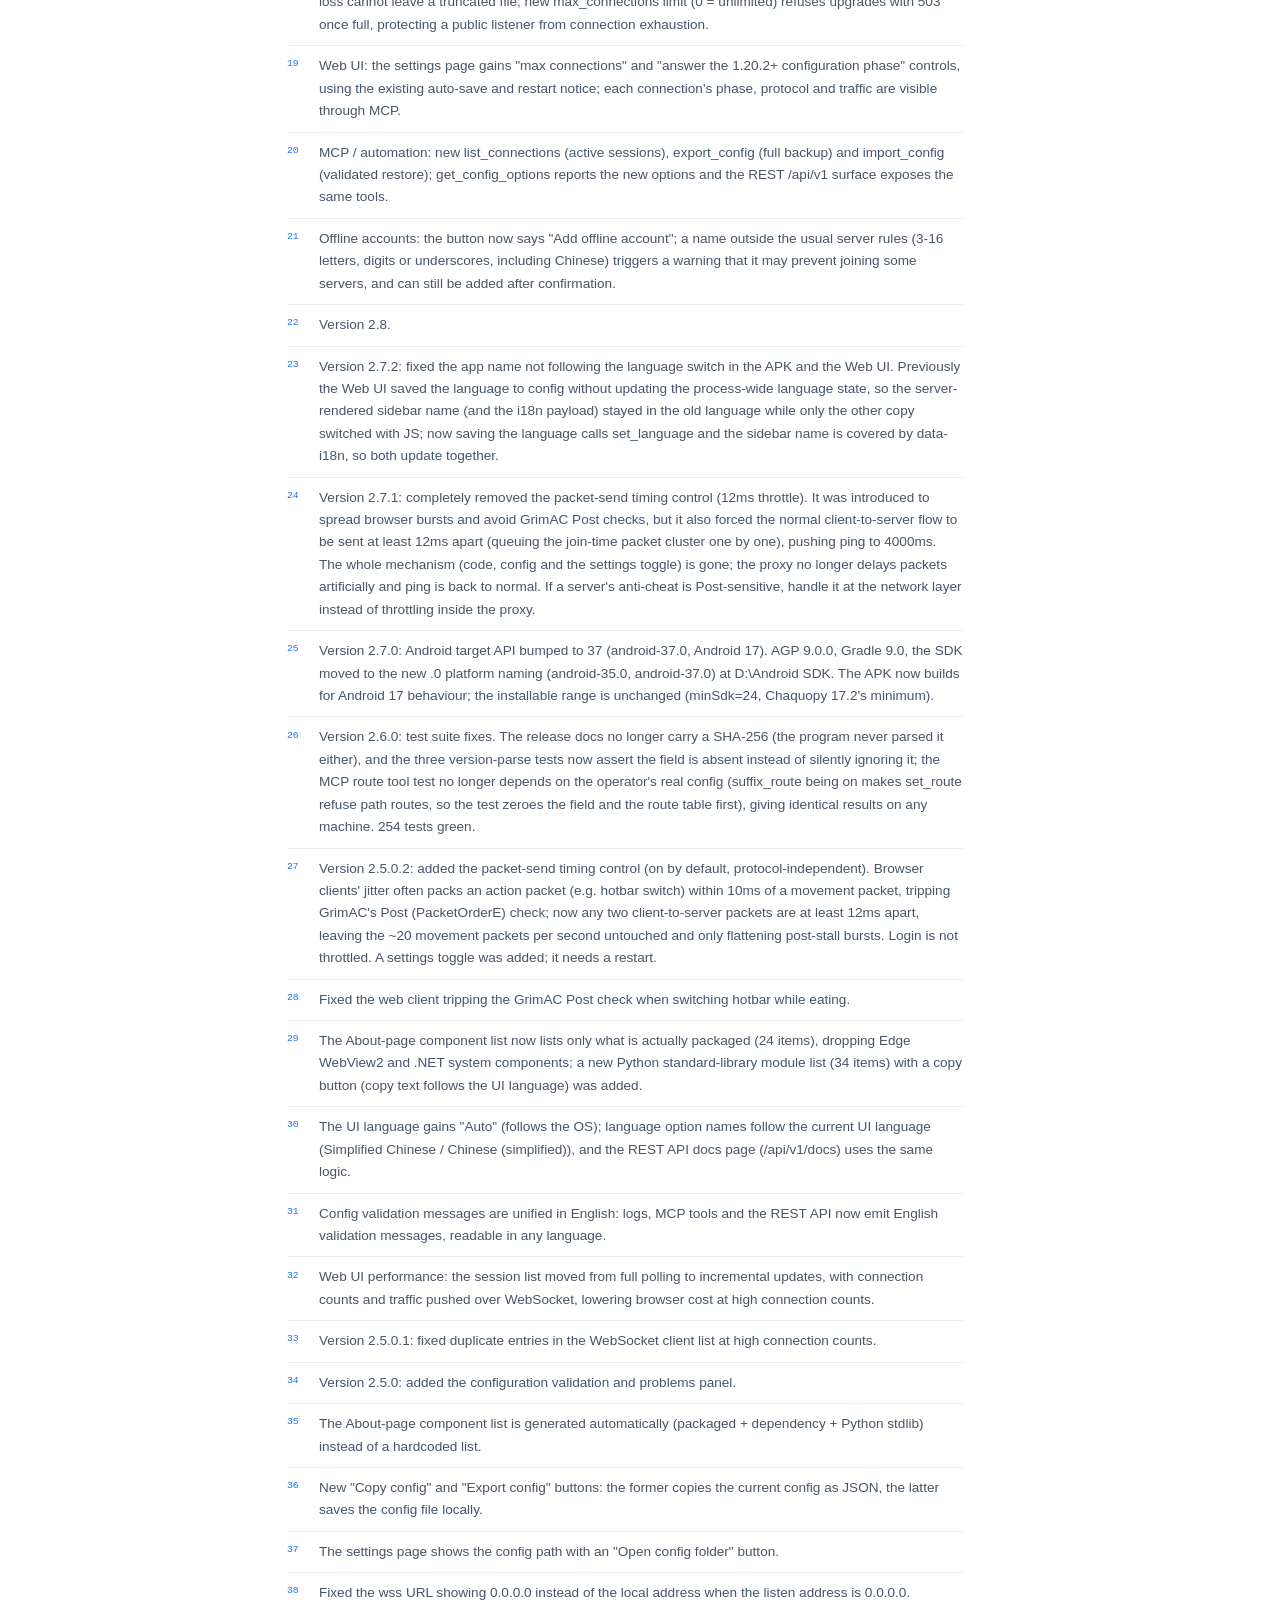
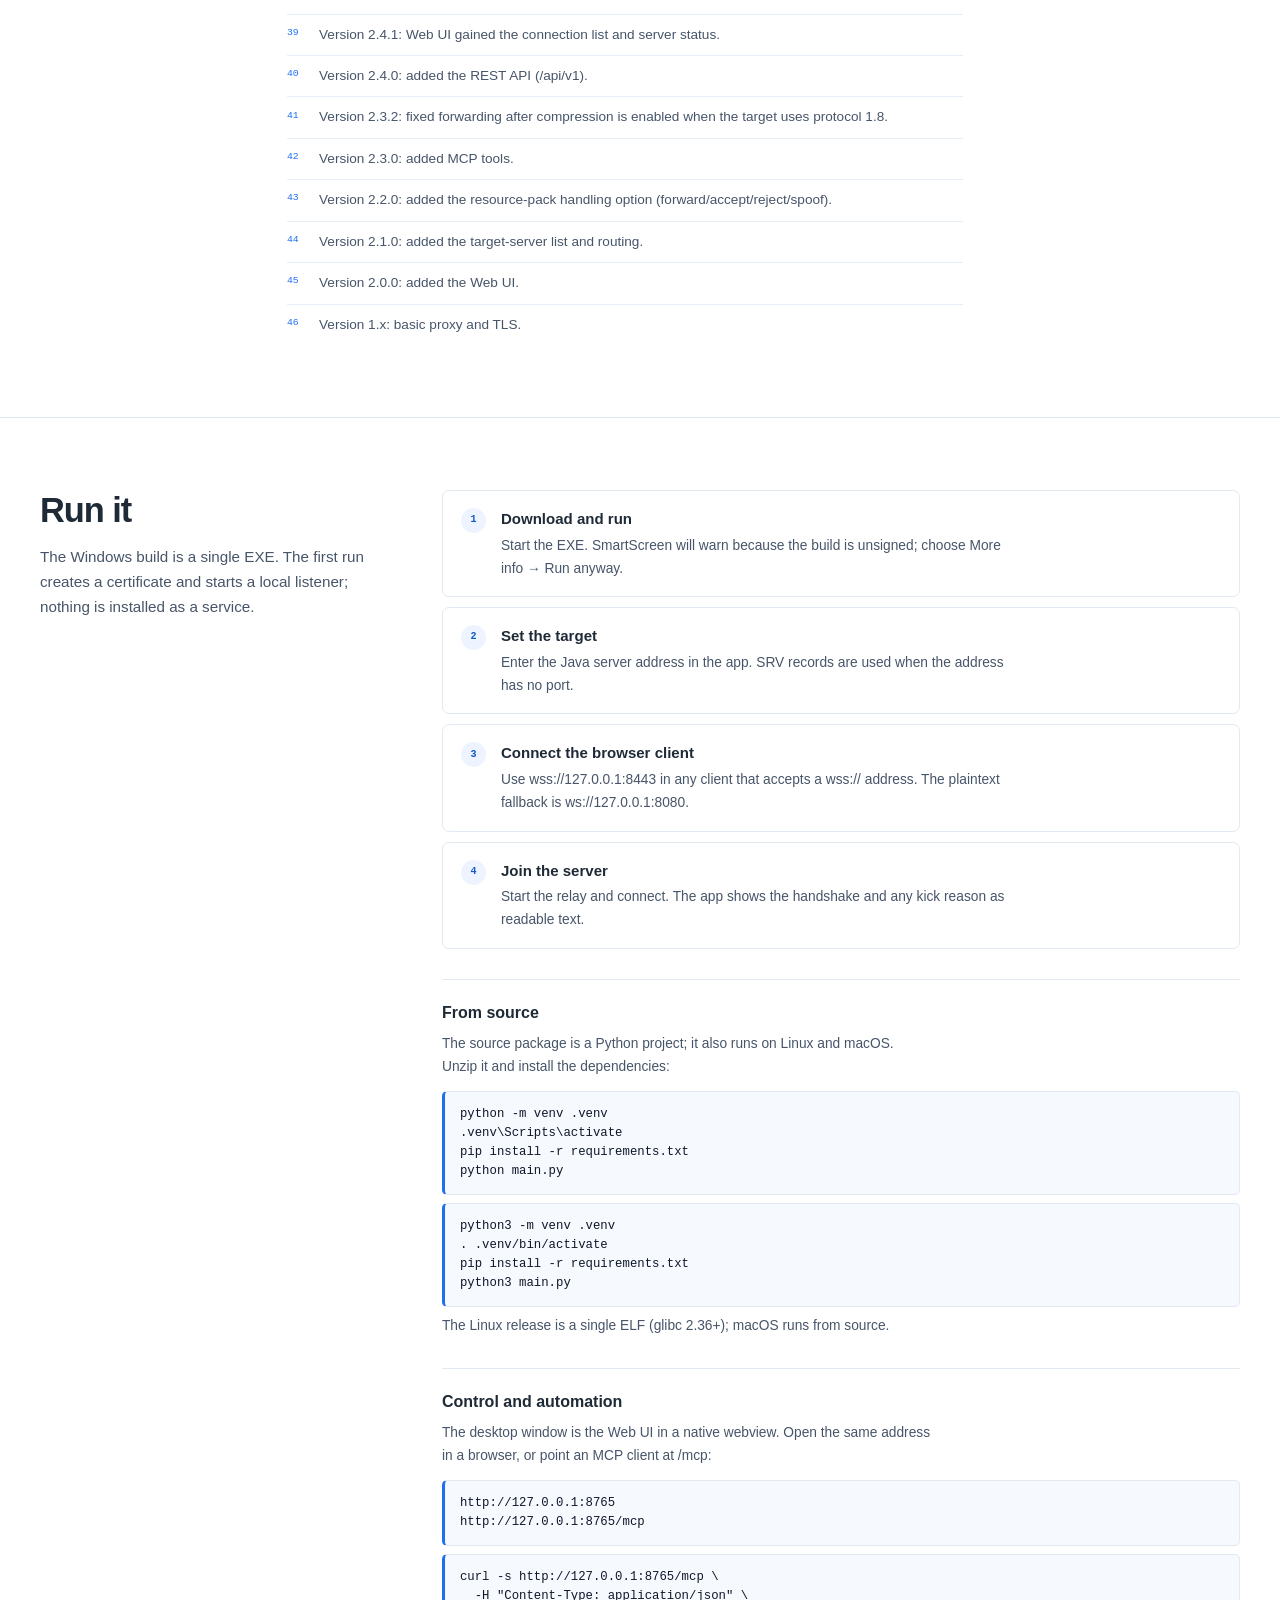
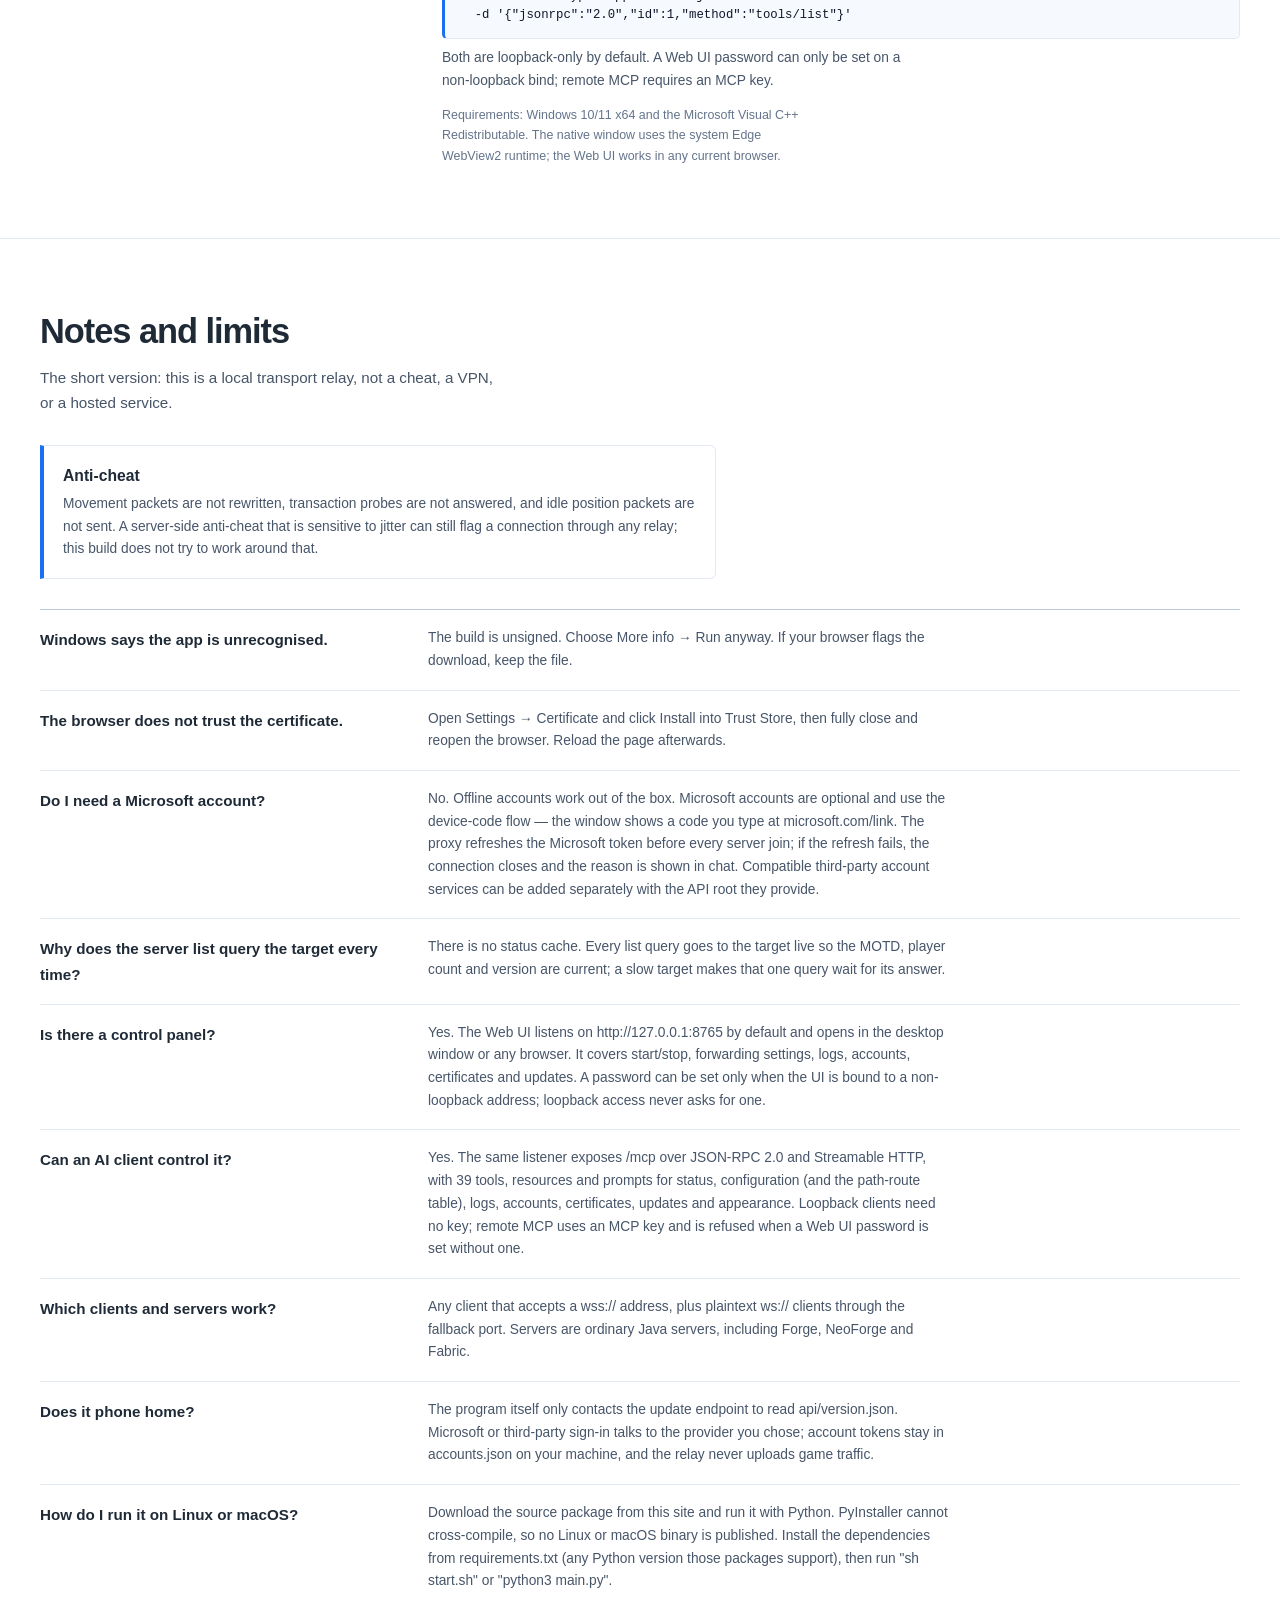
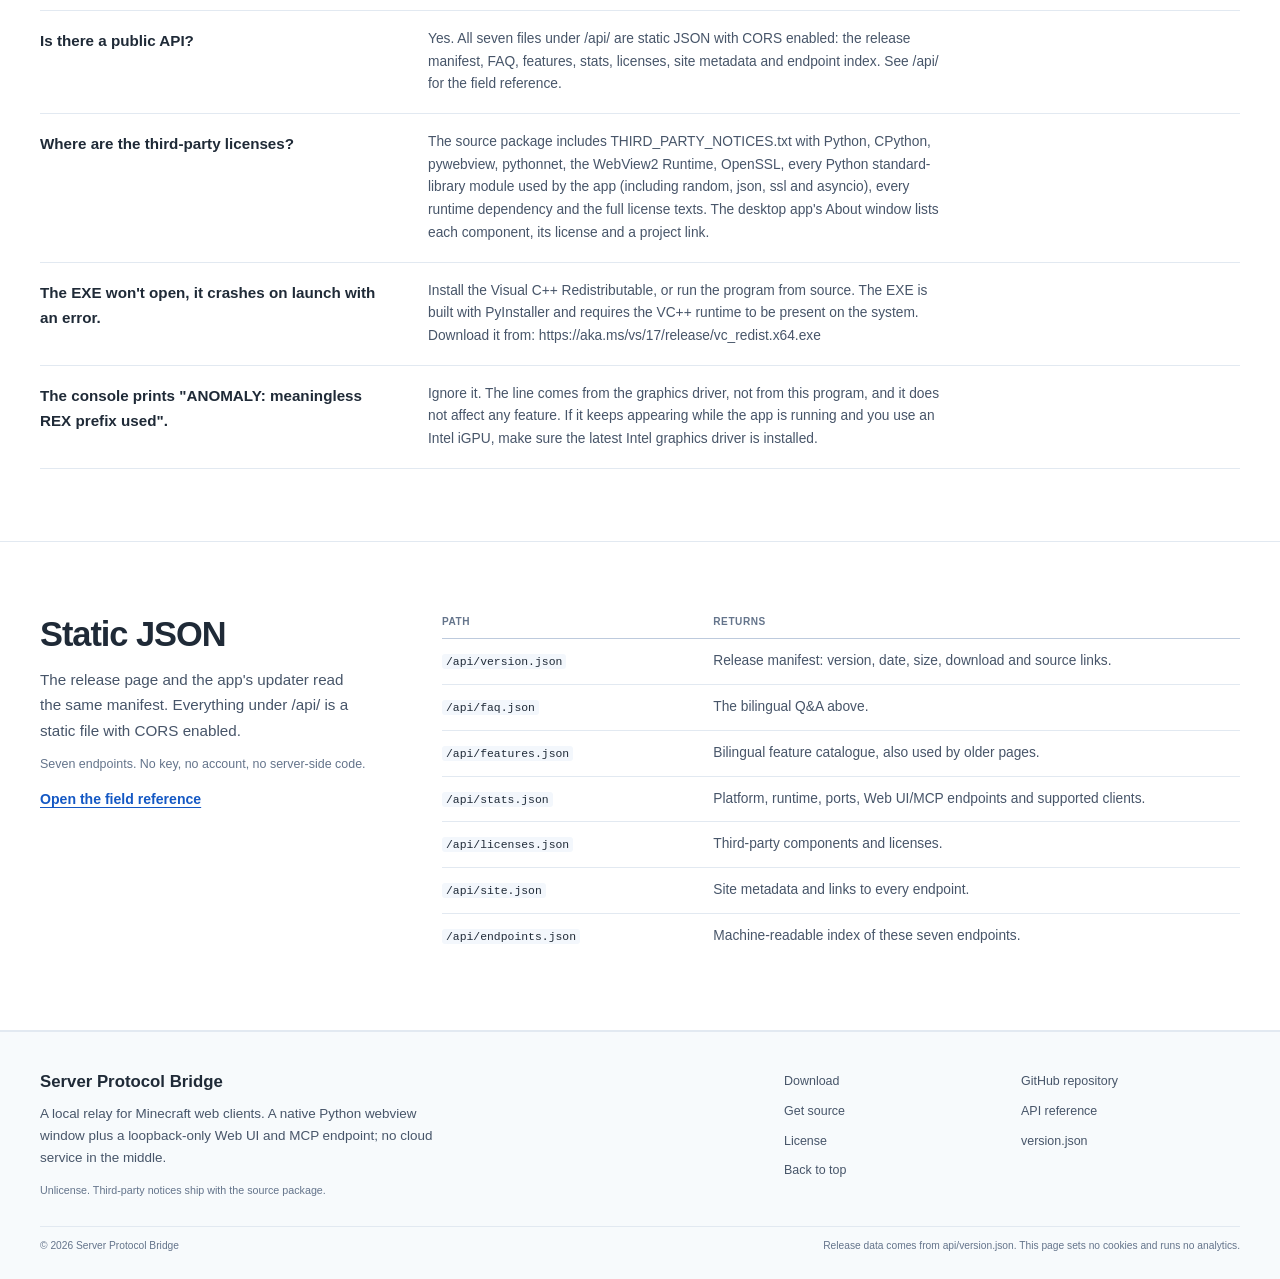
<file: web/index.html>
<!doctype html>
<html lang="en">
<head>
  <meta charset="utf-8">
  <meta name="viewport" content="width=device-width, initial-scale=1">
  <title data-i18n="page.title">Server Protocol Bridge — Downloads</title>
  <meta name="description" content="A local relay for Minecraft clients that use wss:// or ws://. Windows build, Web UI, MCP control, checksums, release notes and a static API." data-i18n-content="meta.description">
  <link rel="canonical" href="https://848488489-ff.github.io/ServerProtocolBridge/">
  <meta property="og:type" content="website">
  <meta property="og:site_name" content="Server Protocol Bridge">
  <meta property="og:title" content="Server Protocol Bridge — Downloads">
  <meta property="og:description" content="A local relay for Minecraft web clients: Windows build, Web UI, MCP control, checksums and a static release API.">
  <meta property="og:url" content="https://848488489-ff.github.io/ServerProtocolBridge/">
  <meta name="twitter:card" content="summary">
  <meta name="twitter:title" content="Server Protocol Bridge — Downloads">
  <meta name="twitter:description" content="A local relay for Minecraft web clients: Windows build, Web UI, MCP control, checksums and a static release API.">
  <meta name="color-scheme" content="light">
  <meta name="theme-color" content="#071b2c">
  <link rel="icon" href="icon.svg" type="image/svg+xml">
  <link rel="icon" href="favicon.ico" sizes="any">
  <link rel="stylesheet" href="assets/site.css?v=20261119">
</head>

<body id="top">
  <a class="skip" href="#content" data-i18n="skip">Skip to content</a>

  <header class="masthead">
    <div class="masthead-bar">
      <div class="shell masthead-bar-inner">
        <a class="wordmark" href="#top">
          <img class="wordmark-mark" src="icon.svg" alt="" width="28" height="28">
          <span data-i18n="brand">Server Protocol Bridge</span>
        </a>

        <nav class="section-index" aria-label="Sections" data-i18n-aria-label="nav.label">
          <a href="#download" data-i18n="nav.download">Download</a>
          <a href="#how" data-i18n="nav.how">What it does</a>
          <a href="#release" data-i18n="nav.release">Release</a>
          <a href="#start" data-i18n="nav.start">Run it</a>
          <a href="#notes" data-i18n="nav.notes">Notes</a>
          <a href="#api" data-i18n="nav.api">API</a>
        </nav>

        <div class="masthead-tools">
          <div class="language" role="group" aria-label="Language" data-i18n-aria-label="lang.label">
            <button type="button" data-lang="en" aria-pressed="true">English</button>
            <span aria-hidden="true">/</span>
            <button type="button" data-lang="zh" aria-pressed="false">中文</button>
          </div>
          <a class="header-cta" href="#download" data-i18n="nav.download">Download</a>
        </div>

        <details class="mobile-menu">
          <summary data-i18n="nav.menu">Menu</summary>
          <nav aria-label="Sections" data-i18n-aria-label="nav.label">
            <a href="#download" data-i18n="nav.download">Download</a>
            <a href="#how" data-i18n="nav.how">What it does</a>
            <a href="#release" data-i18n="nav.release">Release</a>
            <a href="#start" data-i18n="nav.start">Run it</a>
            <a href="#notes" data-i18n="nav.notes">Notes</a>
            <a href="#api" data-i18n="nav.api">API</a>
          </nav>
        </details>
      </div>
    </div>

    <div class="page-head">
      <div class="shell page-head-grid">
        <div class="masthead-copy">
          <div class="page-meta">
            <nav class="breadcrumb" aria-label="Breadcrumb">
              <a href="#top" data-i18n="hero.breadcrumbHome">Home</a>
              <span aria-hidden="true">/</span>
              <a href="#download" data-i18n="hero.breadcrumbDownloads">Downloads</a>
              <span aria-hidden="true">/</span>
              <span data-i18n="brand">Server Protocol Bridge</span>
            </nav>

            <p class="edition">
              <span data-i18n="edition.os">Windows / Linux build</span>
              <span class="sep" aria-hidden="true">/</span>
              <span id="edition-version">v—</span>
              <span class="sep" aria-hidden="true">/</span>
              <span id="edition-date">—</span>
            </p>
          </div>

          <p class="kicker" data-i18n="hero.kicker">Windows 10/11 · 127.0.0.1 only · single executable · Web UI + MCP</p>
          <h1 data-i18n="hero.heading">Server Protocol Bridge</h1>
          <p class="lead" data-i18n="hero.desc">Server Protocol Bridge listens on 127.0.0.1, terminates wss:// or ws://, translates the few packets a WebSocket client cannot send, and forwards the rest untouched. The Java server sees an ordinary client.</p>

          <div class="actions">
            <a class="button button-primary" href="https://848488489-ff.github.io/ServerProtocolBridge/downloads/Server%20Protocol%20Bridge.exe" data-download-button data-fallback-url="https://848488489-ff.github.io/ServerProtocolBridge/downloads/Server%20Protocol%20Bridge.exe" target="_blank" rel="noopener noreferrer">
              <span data-download-label data-i18n="action.download">Download for Windows</span>
              <span aria-hidden="true">→</span>
            </a>
            <a class="text-link" href="#release" data-i18n="action.notes">Read the release notes</a>
          </div>

          <p class="fineprint">
            <span data-i18n="hero.note">Free and unsigned. No installer, no service, no telemetry.</span>
            <span aria-hidden="true">/</span>
            <span><span data-i18n="docket.size">Size</span> <span data-release-size>—</span></span>
          </p>
        </div>

        <aside class="docket" aria-labelledby="docket-title">
          <div class="docket-head">
            <h2 id="docket-title" data-i18n="docket.title">Current build</h2>
            <span class="policy" id="update-policy" data-i18n="release.optional">Optional update</span>
          </div>

          <dl class="docket-list">
            <div>
              <dt data-i18n="docket.version">Version</dt>
              <dd><span id="version">—</span></dd>
            </div>
            <div>
              <dt data-i18n="docket.released">Released</dt>
              <dd id="release-date">—</dd>
            </div>
            <div>
              <dt data-i18n="docket.platform">Platform</dt>
              <dd data-i18n="docket.platformValue">Windows 10/11 · Linux x86_64</dd>
            </div>
            <div>
              <dt data-i18n="docket.size">Size</dt>
              <dd id="file-size">—</dd>
            </div>
            <div>
              <dt data-i18n="docket.min">Minimum</dt>
              <dd id="min-version">—</dd>
            </div>
            <div>
              <dt data-i18n="docket.link">Direct link</dt>
              <dd><a class="direct-link" id="download-url" href="https://848488489-ff.github.io/ServerProtocolBridge/downloads/Server%20Protocol%20Bridge.exe" data-fallback-url="https://848488489-ff.github.io/ServerProtocolBridge/downloads/Server%20Protocol%20Bridge.exe" target="_blank" rel="noopener noreferrer">Server Protocol Bridge.exe</a></dd>
            </div>
          </dl>

          <div class="docket-actions">
            <a class="button button-secondary" id="source-button" href="https://848488489-ff.github.io/ServerProtocolBridge/downloads/ServerProtocolBridge-2.6-source.zip" data-source-button data-fallback-url="https://848488489-ff.github.io/ServerProtocolBridge/downloads/ServerProtocolBridge-2.6-source.zip" target="_blank" rel="noopener noreferrer">
              <span data-source-label data-i18n="action.source">Get source</span>
            </a>
            <p class="status" id="release-status" role="status" data-i18n="release.status">Reading api/version.json…</p>
          </div>
        </aside>
      </div>
    </div>
  </header>

  <main id="content">
    <section class="section download-section" id="download">
      <div class="shell">
        <header class="section-head section-head-wide download-head">
          <h2 data-i18n="download.title">Download</h2>
          <p class="section-lead" data-i18n="download.lead">Take the Windows single-file build, or download the source package to run on another platform.</p>
        </header>

        <div class="download-grid">
          <article class="download-card">
            <div class="download-card-top">
              <span class="file-badge">EXE</span>
              <span class="download-platform" data-i18n="download.windowsMeta">Windows 10/11 · x64 · single EXE</span>
            </div>
            <h3 data-i18n="download.windows">Server Protocol Bridge for Windows</h3>
            <p data-i18n="download.windowsBody">One executable, no installer or service. The build is unsigned.</p>
            <dl class="card-meta">
              <div>
                <dt data-i18n="docket.version">Version</dt>
                <dd><span data-download-meta-version>—</span></dd>
              </div>
              <div>
                <dt data-i18n="docket.size">Size</dt>
                <dd><span data-download-meta-size>—</span></dd>
              </div>
              <div>
                <dt data-i18n="docket.released">Released</dt>
                <dd><span data-download-meta-date>—</span></dd>
              </div>
            </dl>
            <a class="button button-primary" href="https://848488489-ff.github.io/ServerProtocolBridge/downloads/Server%20Protocol%20Bridge.exe" data-download-button data-fallback-url="https://848488489-ff.github.io/ServerProtocolBridge/downloads/Server%20Protocol%20Bridge.exe" target="_blank" rel="noopener noreferrer">
              <span data-download-label data-i18n="action.download">Download for Windows</span>
              <span aria-hidden="true">→</span>
            </a>
          </article>

          <article class="download-card">
            <div class="download-card-top">
              <span class="file-badge">ELF</span>
              <span class="download-platform" data-i18n="download.linuxMeta">Linux x86_64 · single binary</span>
            </div>
            <h3 data-i18n="download.linux">Server Protocol Bridge for Linux</h3>
            <p data-i18n="download.linuxBody">Single ELF binary built on Debian 12 (glibc 2.36+). With python3-gi and gir1.2-webkit2-4.1 installed it opens a native WebKitGTK window; otherwise the Web UI opens in your browser. Make it executable with chmod +x.</p>
            <dl class="card-meta">
              <div>
                <dt data-i18n="docket.version">Version</dt>
                <dd><span data-linux-meta-version>—</span></dd>
              </div>
              <div>
                <dt data-i18n="docket.size">Size</dt>
                <dd><span data-linux-meta-size>—</span></dd>
              </div>
              <div>
                <dt data-i18n="docket.updated">Updated</dt>
                <dd><span data-linux-meta-date>—</span></dd>
              </div>
            </dl>
            <a class="button button-primary" href="https://848488489-ff.github.io/ServerProtocolBridge/downloads/Server%20Protocol%20Bridge-linux-x86_64" data-linux-button data-fallback-url="https://848488489-ff.github.io/ServerProtocolBridge/downloads/Server%20Protocol%20Bridge-linux-x86_64" target="_blank" rel="noopener noreferrer">
              <span data-linux-label data-i18n="action.linux">Download for Linux</span>
              <span aria-hidden="true">→</span>
            </a>
          </article>

          <article class="download-card">
            <div class="download-card-top">
              <span class="file-badge">ZIP</span>
              <span class="download-platform" data-i18n="download.sourceMeta">Python source · Unlicense</span>
            </div>
            <h3 data-i18n="download.source">Source package</h3>
            <p data-i18n="download.sourceBody">The archive contains the application and website source, LICENSE and THIRD_PARTY_NOTICES.txt. macOS runs from source.</p>
            <dl class="card-meta">
              <div>
                <dt data-i18n="docket.size">Size</dt>
                <dd><span data-source-meta-size>—</span></dd>
              </div>
              <div>
                <dt data-i18n="docket.updated">Updated</dt>
                <dd><span data-source-meta-date>—</span></dd>
              </div>
            </dl>
            <a class="button button-secondary" href="https://848488489-ff.github.io/ServerProtocolBridge/downloads/ServerProtocolBridge-2.6-source.zip" data-source-button data-fallback-url="https://848488489-ff.github.io/ServerProtocolBridge/downloads/ServerProtocolBridge-2.6-source.zip" target="_blank" rel="noopener noreferrer">
              <span data-source-label data-i18n="action.source">Get source</span>
            </a>
          </article>

          <article class="download-card">
            <div class="download-card-top">
              <span class="file-badge">APK</span>
              <span class="download-platform" data-i18n="download.androidMeta">Android 7.0+ · arm64-v8a / x86_64</span>
            </div>
            <h3 data-i18n="download.android">Server Protocol Bridge for Android</h3>
            <p data-i18n="download.androidBody">Native APK with an embedded WebView control panel. Python 3.13 and both ABIs (arm64-v8a and x86_64) are in one file.</p>
            <dl class="card-meta">
              <div>
                <dt data-i18n="docket.version">Version</dt>
                <dd><span data-apk-meta-version>—</span></dd>
              </div>
              <div>
                <dt data-i18n="docket.size">Size</dt>
                <dd><span data-apk-meta-size>—</span></dd>
              </div>
              <div>
                <dt data-i18n="docket.updated">Updated</dt>
                <dd><span data-apk-meta-date>—</span></dd>
              </div>
            </dl>
            <a class="button button-primary" href="https://848488489-ff.github.io/ServerProtocolBridge/downloads/Server%20Protocol%20Bridge.apk" data-apk-button data-fallback-url="https://848488489-ff.github.io/ServerProtocolBridge/downloads/Server%20Protocol%20Bridge.apk" target="_blank" rel="noopener noreferrer">
              <span data-apk-label data-i18n="action.android">Download APK</span>
              <span aria-hidden="true">→</span>
            </a>
          </article>
        </div>

        <p class="download-note" data-i18n="download.note">The builds are unsigned.</p>

        <noscript>
          <p class="download-note">JavaScript is disabled. Direct downloads: <a href="https://848488489-ff.github.io/ServerProtocolBridge/downloads/Server%20Protocol%20Bridge.exe">Windows EXE</a> · <a href="https://848488489-ff.github.io/ServerProtocolBridge/downloads/Server%20Protocol%20Bridge-linux-x86_64">Linux ELF</a> · <a href="https://848488489-ff.github.io/ServerProtocolBridge/downloads/Server%20Protocol%20Bridge.apk">Android APK</a> · <a href="https://848488489-ff.github.io/ServerProtocolBridge/downloads/ServerProtocolBridge-2.6-source.zip">source ZIP</a>.</p>
        </noscript>
      </div>
    </section>

    <section class="section" id="how">
      <div class="shell section-grid">
        <header class="section-head">
          <h2 data-i18n="how.title">What it does</h2>
          <p class="section-lead" data-i18n="how.lead">The relay is deliberately small. It handles the transport and handshake work a browser cannot do, then gets out of the way.</p>
          <p class="section-note" data-i18n="how.note">It is not a VPN and it does not change your IP. A local server stays local; a public server stays public.</p>
        </header>

        <div class="section-body">
          <table class="spec-table">
            <tbody>
              <tr>
                <th scope="row" data-i18n="how.listener">Listener</th>
                <td><code>wss://127.0.0.1:8443</code> <span data-i18n="how.listenerNote">by default; the plaintext fallback is ws://127.0.0.1:8080.</span></td>
              </tr>
              <tr>
                <th scope="row" data-i18n="how.transport">Transport</th>
                <td data-i18n="how.transportBody">One process. TLS, binary frames, subprotocols and the closing handshake are handled by websockets; compression is off.</td>
              </tr>
              <tr>
                <th scope="row" data-i18n="how.browser">WebSocket clients</th>
                <td data-i18n="how.browserBody">Handshakes from clients that support wss:// or ws:// are answered locally. Classic Java clients pass through.</td>
              </tr>
              <tr>
                <th scope="row" data-i18n="how.login">Java login</th>
                <td data-i18n="how.loginBody">SRV lookup like the vanilla client; a login acknowledgement is sent for 1.20.2+ targets when the browser client does not send one.</td>
              </tr>
              <tr>
                <th scope="row" data-i18n="how.accounts">Accounts</th>
                <td data-i18n="how.accountsBody">Offline by default. Microsoft sign-in uses the device-code flow. A compatible third-party account service can be added with the API root from its provider.</td>
              </tr>
              <tr>
                <th scope="row" data-i18n="how.certificate">Certificate</th>
                <td data-i18n="how.certificateBody">A self-signed certificate is created on first run and can be installed into the Windows trust store.</td>
              </tr>
              <tr>
                <th scope="row" data-i18n="how.webui">Web UI</th>
                <td data-i18n="how.webuiBody">A loopback-only control panel at http://127.0.0.1:8765 for start/stop, settings, logs, accounts and certificates. The desktop window is the same UI in a native webview.</td>
              </tr>
              <tr>
                <th scope="row" data-i18n="how.mcp">MCP</th>
                <td data-i18n="how.mcpBody">The same listener exposes /mcp over JSON-RPC 2.0 and Streamable HTTP, with 39 tools, resources and prompts for AI clients.</td>
              </tr>
              <tr>
                <th scope="row" data-i18n="how.serverList">Server list</th>
                <td data-i18n="how.serverListBody">Every list query goes to the target live. There is no status cache, so the MOTD, player count and version are current; a slow target makes that one query wait.</td>
              </tr>
              <tr class="is-limit">
                <th scope="row" data-i18n="how.excluded">Not included</th>
                <td data-i18n="how.excludedBody">No anti-cheat bypass, no movement rewriting, no packet pacing, no cloud relay.</td>
              </tr>
            </tbody>
          </table>
        </div>
      </div>
    </section>

    <section class="section section-alt" id="release">
      <div class="shell">
        <header class="section-head section-head-wide">
          <h2>
            <span data-i18n="release.title">What's in this build</span>
            <span class="version-inline" id="release-title-version">v—</span>
          </h2>
          <p class="section-lead" data-i18n="release.lead">The 2.x line adds a browser control panel and an MCP endpoint, so the same relay can be configured by hand or driven by an AI client. The relay core stays small: game data is forwarded unchanged.</p>
        </header>

        <div class="changes">
          <article class="change">
            <h3 data-i18n="release.c1.title">Control from the browser</h3>
            <p data-i18n="release.c1.body">The Web UI listens on http://127.0.0.1:8765 by default. Start and stop the relay, edit forwarding settings, read logs, manage accounts and install the certificate from one page. A password is optional and only allowed when the UI is bound to a non-loopback address.</p>
          </article>

          <article class="change">
            <h3 data-i18n="release.c2.title">MCP for AI clients</h3>
            <p data-i18n="release.c2.body">The same listener serves /mcp over JSON-RPC 2.0 and Streamable HTTP. It exposes 39 tools for status, configuration, logs, accounts, certificates and updates, plus resources and prompts. Loopback clients need no key; remote clients use an MCP key.</p>
          </article>

          <article class="change">
            <h3 data-i18n="release.c3.title">Sign-in and certificates</h3>
            <p data-i18n="release.c3.body">Offline accounts need no sign-in. Microsoft sign-in uses the device-code flow with a built-in public client ID; credentials refresh before every server join. A self-signed certificate is created on first run and can be installed into the Windows trust store.</p>
          </article>

          <article class="change">
            <h3 data-i18n="release.c4.title">A smaller gateway</h3>
            <p data-i18n="release.c4.body">FastAPI, uvicorn and the ASGI layer are gone. HTTP status pages and game traffic run directly on websockets, which handles TLS, binary frames, subprotocols and the closing handshake. Compression is off, and client data is forwarded unchanged.</p>
          </article>
        </div>

        <div class="changelog-block">
          <div class="changelog-head">
            <h3 data-i18n="release.notesTitle">Full changelog</h3>
            <p data-i18n="release.notesSource">Read from api/version.json when the page loads.</p>
          </div>
          <div class="changelog" id="changelog"></div>
        </div>
      </div>
    </section>

    <section class="section" id="start">
      <div class="shell section-grid">
        <header class="section-head">
          <h2 data-i18n="start.title">Run it</h2>
          <p class="section-lead" data-i18n="start.lead">The Windows build is a single EXE. The first run creates a certificate and starts a local listener; nothing is installed as a service.</p>
        </header>

        <div class="section-body">
          <ol class="steps-list">
            <li>
              <h3 data-i18n="start.step1.title">Download and run</h3>
              <p data-i18n="start.step1.body">Start the EXE. SmartScreen will warn because the build is unsigned; choose More info → Run anyway.</p>
            </li>
            <li>
              <h3 data-i18n="start.step2.title">Set the target</h3>
              <p data-i18n="start.step2.body">Enter the Java server address in the app. SRV records are used when the address has no port.</p>
            </li>
            <li>
              <h3 data-i18n="start.step3.title">Connect the browser client</h3>
              <p data-i18n="start.step3.body">Use wss://127.0.0.1:8443 in any client that accepts a wss:// address. The plaintext fallback is ws://127.0.0.1:8080.</p>
            </li>
            <li>
              <h3 data-i18n="start.step4.title">Join the server</h3>
              <p data-i18n="start.step4.body">Start the relay and connect. The app shows the handshake and any kick reason as readable text.</p>
            </li>
          </ol>

          <div class="source-block">
            <h3 data-i18n="start.sourceTitle">From source</h3>
            <p data-i18n="start.sourceLead">The source package is a Python project; it also runs on Linux and macOS. Unzip it and install the dependencies:</p>
            <pre><code>python -m venv .venv
.venv\Scripts\activate
pip install -r requirements.txt
python main.py</code></pre>
            <pre><code>python3 -m venv .venv
. .venv/bin/activate
pip install -r requirements.txt
python3 main.py</code></pre>
            <p class="section-note" data-i18n="start.note">The Linux release is a single ELF (glibc 2.36+); macOS runs from source.</p>
          </div>

          <div class="source-block">
            <h3 data-i18n="start.controlTitle">Control and automation</h3>
            <p data-i18n="start.controlLead">The desktop window is the Web UI in a native webview. Open the same address in a browser, or point an MCP client at /mcp:</p>
            <pre><code>http://127.0.0.1:8765
http://127.0.0.1:8765/mcp</code></pre>
            <pre><code>curl -s http://127.0.0.1:8765/mcp \
  -H "Content-Type: application/json" \
  -d '{"jsonrpc":"2.0","id":1,"method":"tools/list"}'</code></pre>
            <p class="section-note" data-i18n="start.controlNote">Both are loopback-only by default. A Web UI password can only be set on a non-loopback bind; remote MCP requires an MCP key.</p>
          </div>

          <p class="section-note" data-i18n="start.requirements">Requirements: Windows 10/11 x64 and the Microsoft Visual C++ Redistributable. The native window uses the system Edge WebView2 runtime; the Web UI works in any current browser.</p>
        </div>
      </div>
    </section>

    <section class="section section-alt" id="notes">
      <div class="shell">
        <header class="section-head section-head-wide">
          <h2 data-i18n="notes.title">Notes and limits</h2>
          <p class="section-lead" data-i18n="notes.lead">The short version: this is a local transport relay, not a cheat, a VPN, or a hosted service.</p>
        </header>

        <div class="limit">
          <h3 data-i18n="notes.antiCheatTitle">Anti-cheat</h3>
          <p data-i18n="notes.antiCheatBody">Movement packets are not rewritten, transaction probes are not answered, and idle position packets are not sent. A server-side anti-cheat that is sensitive to jitter can still flag a connection through any relay; this build does not try to work around that.</p>
        </div>

        <div class="faq-list" id="faq-list" aria-live="polite">
          <p class="faq-state" data-i18n="faq.loading">Loading FAQ…</p>
        </div>
      </div>
    </section>

    <section class="section" id="api">
      <div class="shell section-grid">
        <header class="section-head">
          <h2 data-i18n="api.title">Static JSON</h2>
          <p class="section-lead" data-i18n="api.lead">The release page and the app's updater read the same manifest. Everything under /api/ is a static file with CORS enabled.</p>
          <p class="section-note" data-i18n="api.note">Seven endpoints. No key, no account, no server-side code.</p>
          <a class="text-link" href="api/" data-i18n="api.docs">Open the field reference</a>
        </header>

        <div class="section-body">
          <table class="endpoint-table">
            <thead>
              <tr>
                <th scope="col" data-i18n="api.path">Path</th>
                <th scope="col" data-i18n="api.returns">Returns</th>
              </tr>
            </thead>
            <tbody>
              <tr>
                <td><code>/api/version.json</code></td>
                <td data-i18n="api.version">Release manifest: version, date, size, download and source links.</td>
              </tr>
              <tr>
                <td><code>/api/faq.json</code></td>
                <td data-i18n="api.faq">The bilingual Q&amp;A above.</td>
              </tr>
              <tr>
                <td><code>/api/features.json</code></td>
                <td data-i18n="api.features">Bilingual feature catalogue, also used by older pages.</td>
              </tr>
              <tr>
                <td><code>/api/stats.json</code></td>
                <td data-i18n="api.stats">Platform, runtime, ports, Web UI/MCP endpoints and supported clients.</td>
              </tr>
              <tr>
                <td><code>/api/licenses.json</code></td>
                <td data-i18n="api.licenses">Third-party components and licenses.</td>
              </tr>
              <tr>
                <td><code>/api/site.json</code></td>
                <td data-i18n="api.site">Site metadata and links to every endpoint.</td>
              </tr>
              <tr>
                <td><code>/api/endpoints.json</code></td>
                <td data-i18n="api.endpoints">Machine-readable index of these seven endpoints.</td>
              </tr>
            </tbody>
          </table>
        </div>
      </div>
    </section>
  </main>

  <footer class="colophon">
    <div class="shell colophon-grid">
      <div class="colophon-main">
        <p class="colophon-name" data-i18n="brand">Server Protocol Bridge</p>
        <p class="colophon-statement" data-i18n="footer.statement">A local relay for Minecraft web clients. A native Python webview window plus a loopback-only Web UI and MCP endpoint; no cloud service in the middle.</p>
        <p class="colophon-fineprint" data-i18n="footer.licenseLine">Unlicense. Third-party notices ship with the source package.</p>
      </div>

      <nav class="colophon-links" aria-label="Links" data-i18n-aria-label="footer.links">
        <a href="#download" data-i18n="footer.download">Download</a>
        <a href="https://github.com/848488489-ff/ServerProtocolBridge" target="_blank" rel="noopener noreferrer" data-i18n="footer.github">GitHub repository</a>
        <a href="https://848488489-ff.github.io/ServerProtocolBridge/downloads/ServerProtocolBridge-2.6-source.zip" data-source-button data-fallback-url="https://848488489-ff.github.io/ServerProtocolBridge/downloads/ServerProtocolBridge-2.6-source.zip" target="_blank" rel="noopener noreferrer"><span data-source-label data-i18n="action.source">Get source</span></a>
        <a href="api/" data-i18n="footer.api">API reference</a>
        <a href="LICENSE" target="_blank" rel="noopener noreferrer" data-i18n="footer.license">License</a>
        <a href="api/version.json" data-i18n="footer.version">version.json</a>
        <a href="#top" data-i18n="footer.top">Back to top</a>
      </nav>
    </div>

    <div class="shell colophon-bottom">
      <span data-i18n="footer.rights">© 2026 Server Protocol Bridge</span>
      <span data-i18n="footer.note">Release data comes from api/version.json. This page sets no cookies and runs no analytics.</span>
    </div>
  </footer>

  <script src="i18n.js?v=20261119"></script>
  <script src="assets/app.js?v=20261119"></script>
</body>
</html>
</file>
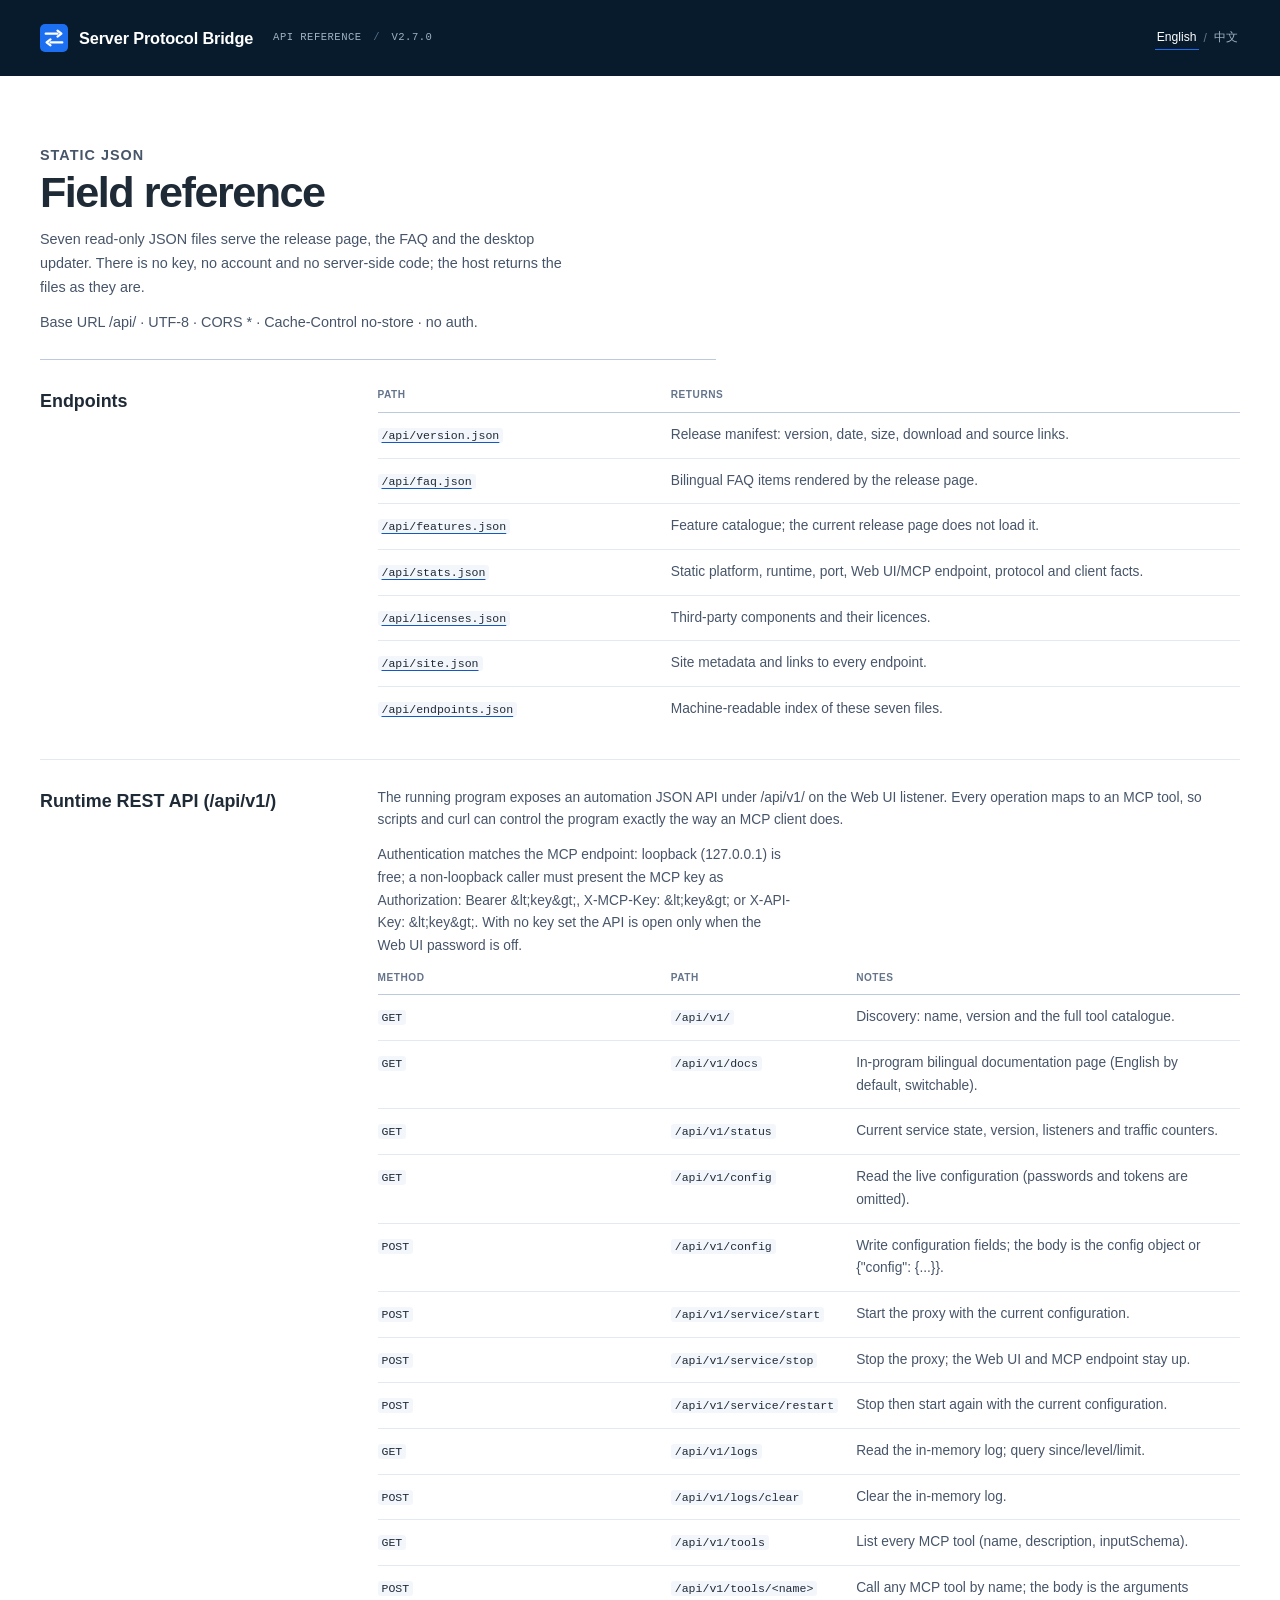
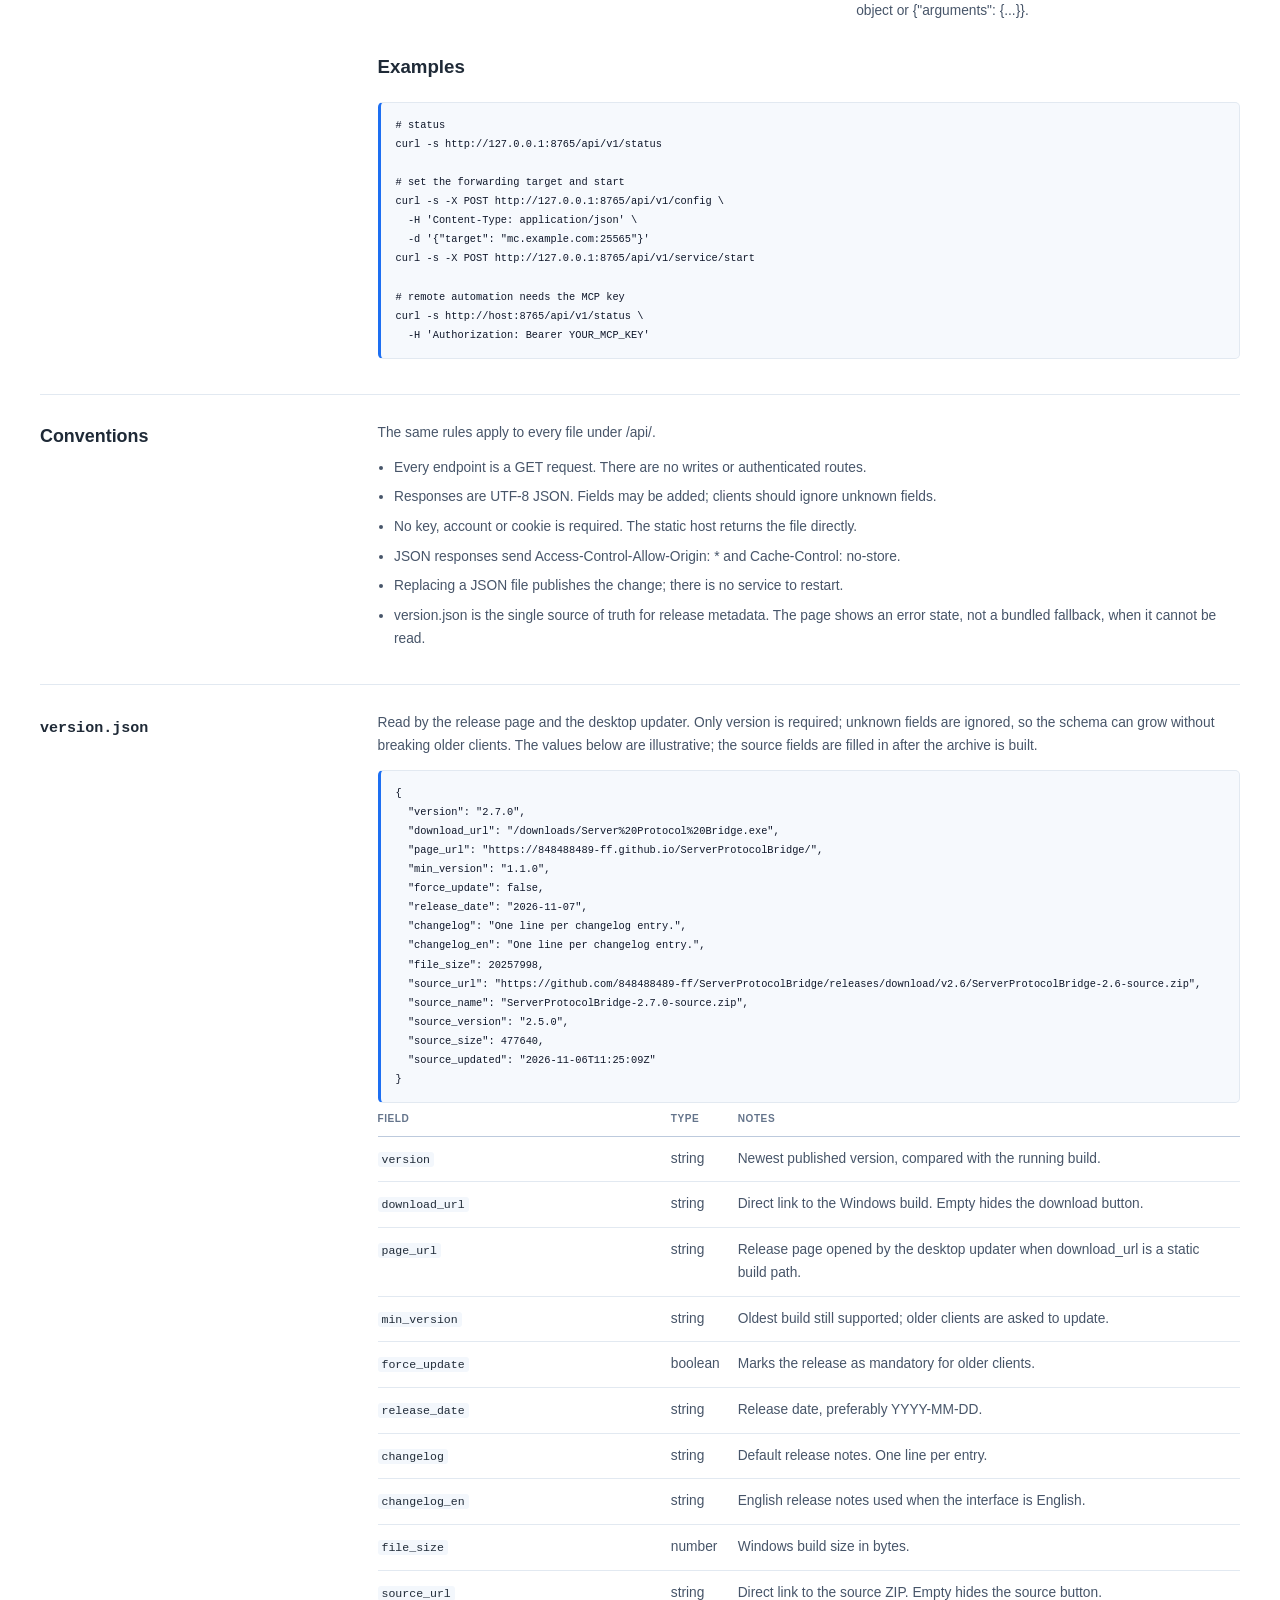
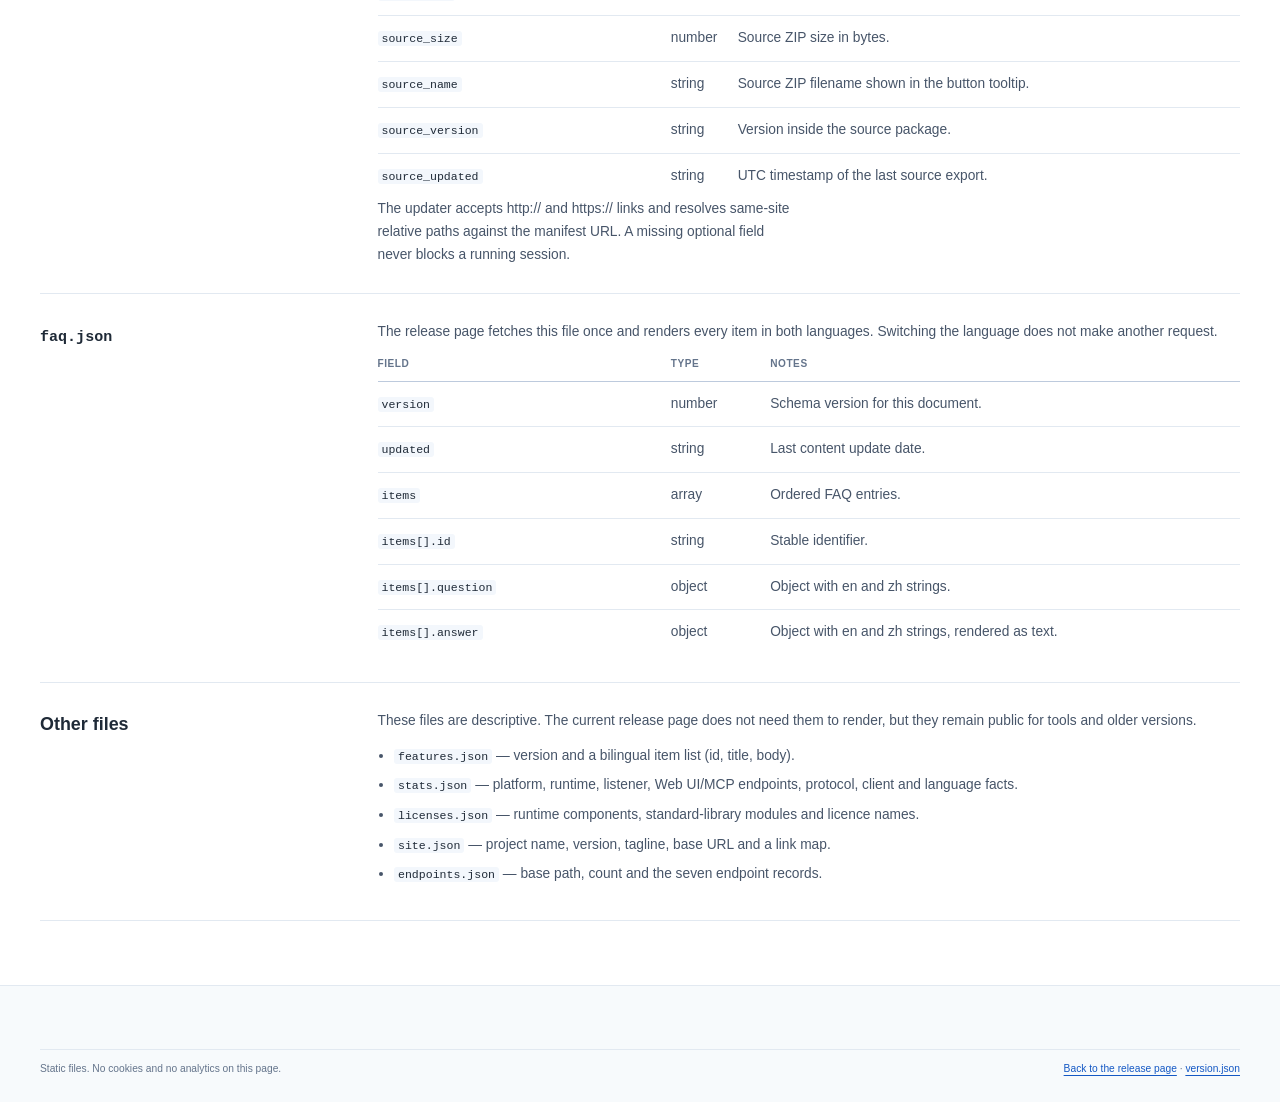
<file: docs/api/index.html>
<!doctype html>
<html lang="en">
<head>
  <meta charset="utf-8">
  <meta name="viewport" content="width=device-width, initial-scale=1">
  <title data-i18n="page.title">Field reference — Server Protocol Bridge</title>
  <meta name="description" content="Reference for the seven static JSON files served under /api/." data-i18n-content="meta.description">
  <meta name="color-scheme" content="light">
  <meta name="theme-color" content="#071b2c">
  <link rel="icon" href="../icon.svg" type="image/svg+xml">
  <link rel="icon" href="../favicon.ico" sizes="any">
  <link rel="stylesheet" href="../assets/site.css?v=20261104">
</head>

<body id="top">
  <a class="skip" href="#content" data-i18n="skip">Skip to content</a>

  <header class="masthead">
    <div class="shell">
      <div class="masthead-meta">
        <a class="wordmark" href="../index.html">
          <img class="wordmark-mark" src="../icon.svg" alt="" width="24" height="24">
          <span data-i18n="brand">Server Protocol Bridge</span>
        </a>

        <p class="edition">
          <span data-i18n="edition.api">API reference</span>
          <span class="sep" aria-hidden="true">/</span>
          <span>v2.7.0</span>
        </p>

        <div class="language" role="group" aria-label="Language" data-i18n-aria-label="lang.label">
          <button type="button" data-lang="en" aria-pressed="true">English</button>
          <span aria-hidden="true">/</span>
          <button type="button" data-lang="zh" aria-pressed="false">中文</button>
        </div>
      </div>
    </div>
  </header>

  <main class="shell reference" id="content">
    <header class="reference-head">
      <p class="kicker" data-i18n="api.kicker">Static JSON</p>
      <h1 data-i18n="api.title">Field reference</h1>
      <p data-i18n="api.lead">Seven read-only JSON files serve the release page, the FAQ and the desktop updater. There is no key, no account and no server-side code; the host returns the files as they are.</p>
      <p class="section-note" data-i18n="api.note">Base URL /api/ · UTF-8 · CORS * · Cache-Control no-store · no auth.</p>
    </header>

    <section class="reference-section" id="index">
      <h2 data-i18n="index.title">Endpoints</h2>
      <div>
        <table class="endpoint-table">
          <thead>
            <tr>
              <th scope="col" data-i18n="table.path">Path</th>
              <th scope="col" data-i18n="table.returns">Returns</th>
            </tr>
          </thead>
          <tbody>
            <tr>
              <td><a href="version.json"><code>/api/version.json</code></a></td>
              <td data-i18n="index.version">Release manifest: version, date, size, download and source links.</td>
            </tr>
            <tr>
              <td><a href="faq.json"><code>/api/faq.json</code></a></td>
              <td data-i18n="index.faq">Bilingual FAQ items rendered by the release page.</td>
            </tr>
            <tr>
              <td><a href="features.json"><code>/api/features.json</code></a></td>
              <td data-i18n="index.features">Feature catalogue; the current release page does not load it.</td>
            </tr>
            <tr>
              <td><a href="stats.json"><code>/api/stats.json</code></a></td>
              <td data-i18n="index.stats">Static platform, runtime, port, protocol and client facts.</td>
            </tr>
            <tr>
              <td><a href="licenses.json"><code>/api/licenses.json</code></a></td>
              <td data-i18n="index.licenses">Third-party components and their licences.</td>
            </tr>
            <tr>
              <td><a href="site.json"><code>/api/site.json</code></a></td>
              <td data-i18n="index.site">Site metadata and links to every endpoint.</td>
            </tr>
            <tr>
              <td><a href="endpoints.json"><code>/api/endpoints.json</code></a></td>
              <td data-i18n="index.endpoints">Machine-readable index of these seven files.</td>
            </tr>
          </tbody>
        </table>
      </div>
    </section>

    <section class="reference-section" id="runtime">
      <h2 data-i18n="runtime.title">Runtime REST API (/api/v1/)</h2>
      <div>
        <p data-i18n="runtime.lead">The running program exposes an automation JSON API under /api/v1/ on the Web UI listener. Every operation maps to an MCP tool, so scripts and curl can control the program exactly the way an MCP client does.</p>
        <p class="section-note" data-i18n="runtime.auth">Authentication matches the MCP endpoint: loopback (127.0.0.1) is free; a non-loopback caller must present the MCP key as Authorization: Bearer &lt;key&gt;, X-MCP-Key: &lt;key&gt; or X-API-Key: &lt;key&gt;. With no key set the API is open only when the Web UI password is off.</p>

        <table class="endpoint-table">
          <thead>
            <tr>
              <th scope="col" data-i18n="table.method">Method</th>
              <th scope="col" data-i18n="table.path">Path</th>
              <th scope="col" data-i18n="table.notes">Notes</th>
            </tr>
          </thead>
          <tbody>
            <tr><td><code>GET</code></td><td><code>/api/v1/</code></td><td data-i18n="rt.index">Discovery: name, version and the full tool catalogue.</td></tr>
            <tr><td><code>GET</code></td><td><code>/api/v1/docs</code></td><td data-i18n="rt.docs">In-program bilingual documentation page (English by default, switchable).</td></tr>
            <tr><td><code>GET</code></td><td><code>/api/v1/status</code></td><td data-i18n="rt.status">Current service state, version, listeners and traffic counters.</td></tr>
            <tr><td><code>GET</code></td><td><code>/api/v1/config</code></td><td data-i18n="rt.config_get">Read the live configuration (passwords and tokens are omitted).</td></tr>
            <tr><td><code>POST</code></td><td><code>/api/v1/config</code></td><td data-i18n="rt.config_post">Write configuration fields; the body is the config object or {"config": {...}}.</td></tr>
            <tr><td><code>POST</code></td><td><code>/api/v1/service/start</code></td><td data-i18n="rt.service_start">Start the proxy with the current configuration.</td></tr>
            <tr><td><code>POST</code></td><td><code>/api/v1/service/stop</code></td><td data-i18n="rt.service_stop">Stop the proxy; the Web UI and MCP endpoint stay up.</td></tr>
            <tr><td><code>POST</code></td><td><code>/api/v1/service/restart</code></td><td data-i18n="rt.service_restart">Stop then start again with the current configuration.</td></tr>
            <tr><td><code>GET</code></td><td><code>/api/v1/logs</code></td><td data-i18n="rt.logs">Read the in-memory log; query since/level/limit.</td></tr>
            <tr><td><code>POST</code></td><td><code>/api/v1/logs/clear</code></td><td data-i18n="rt.clear">Clear the in-memory log.</td></tr>
            <tr><td><code>GET</code></td><td><code>/api/v1/tools</code></td><td data-i18n="rt.tools">List every MCP tool (name, description, inputSchema).</td></tr>
            <tr><td><code>POST</code></td><td><code>/api/v1/tools/&lt;name&gt;</code></td><td data-i18n="rt.tool_call">Call any MCP tool by name; the body is the arguments object or {"arguments": {...}}.</td></tr>
          </tbody>
        </table>

        <h3 data-i18n="rt.examples">Examples</h3>
        <pre><code># status
curl -s http://127.0.0.1:8765/api/v1/status

# set the forwarding target and start
curl -s -X POST http://127.0.0.1:8765/api/v1/config \
  -H 'Content-Type: application/json' \
  -d '{"target": "mc.example.com:25565"}'
curl -s -X POST http://127.0.0.1:8765/api/v1/service/start

# remote automation needs the MCP key
curl -s http://host:8765/api/v1/status \
  -H 'Authorization: Bearer YOUR_MCP_KEY'</code></pre>
      </div>
    </section>

    <section class="reference-section" id="conventions">
      <h2 data-i18n="conventions.title">Conventions</h2>
      <div>
        <p data-i18n="conventions.lead">The same rules apply to every file under /api/.</p>
        <ul class="reference-list">
          <li data-i18n="conv.1">Every endpoint is a GET request. There are no writes or authenticated routes.</li>
          <li data-i18n="conv.2">Responses are UTF-8 JSON. Fields may be added; clients should ignore unknown fields.</li>
          <li data-i18n="conv.3">No key, account or cookie is required. The static host returns the file directly.</li>
          <li data-i18n="conv.4">JSON responses send Access-Control-Allow-Origin: * and Cache-Control: no-store.</li>
          <li data-i18n="conv.5">Replacing a JSON file publishes the change; there is no service to restart.</li>
          <li data-i18n="conv.6">version.json is the single source of truth for release metadata. The page shows an error state, not a bundled fallback, when it cannot be read.</li>
        </ul>
      </div>
    </section>

    <section class="reference-section" id="version">
      <h2><code>version.json</code></h2>
      <div>
        <p data-i18n="version.desc">Read by the release page and the desktop updater. Only version is required; unknown fields are ignored, so the schema can grow without breaking older clients. The values below are illustrative; the source fields are filled in after the archive is built.</p>
        <pre><code>{
  "version": "2.7.0",
  "download_url": "/downloads/Server%20Protocol%20Bridge.exe",
  "page_url": "https://848488489-ff.github.io/ServerProtocolBridge/",
  "min_version": "1.1.0",
  "force_update": false,
  "release_date": "2026-11-07",
  "changelog": "One line per changelog entry.",
  "changelog_en": "One line per changelog entry.",
  "file_size": 20257998,
  "source_url": "https://github.com/848488489-ff/ServerProtocolBridge/releases/download/v2.6/ServerProtocolBridge-2.6-source.zip",
  "source_name": "ServerProtocolBridge-2.7.0-source.zip",
  "source_version": "2.5.0",
  "source_size": 477640,
  "source_updated": "2026-11-06T11:25:09Z"
}</code></pre>

        <table class="endpoint-table">
          <thead>
            <tr>
              <th scope="col" data-i18n="table.field">Field</th>
              <th scope="col" data-i18n="table.type">Type</th>
              <th scope="col" data-i18n="table.notes">Notes</th>
            </tr>
          </thead>
          <tbody>
            <tr><td><code>version</code></td><td>string</td><td data-i18n="field.version">Newest published version, compared with the running build.</td></tr>
            <tr><td><code>download_url</code></td><td>string</td><td data-i18n="field.download_url">Direct link to the Windows build. Empty hides the download button.</td></tr>
            <tr><td><code>page_url</code></td><td>string</td><td data-i18n="field.page_url">Release page opened by the desktop updater when download_url is a static build path.</td></tr>
            <tr><td><code>min_version</code></td><td>string</td><td data-i18n="field.min_version">Oldest build still supported; older clients are asked to update.</td></tr>
            <tr><td><code>force_update</code></td><td>boolean</td><td data-i18n="field.force_update">Marks the release as mandatory for older clients.</td></tr>
            <tr><td><code>release_date</code></td><td>string</td><td data-i18n="field.release_date">Release date, preferably YYYY-MM-DD.</td></tr>
            <tr><td><code>changelog</code></td><td>string</td><td data-i18n="field.changelog">Default release notes. One line per entry.</td></tr>
            <tr><td><code>changelog_en</code></td><td>string</td><td data-i18n="field.changelog_en">English release notes used when the interface is English.</td></tr>
            <tr><td><code>file_size</code></td><td>number</td><td data-i18n="field.file_size">Windows build size in bytes.</td></tr>
            <tr><td><code>source_url</code></td><td>string</td><td data-i18n="field.source_url">Direct link to the source ZIP. Empty hides the source button.</td></tr>
            <tr><td><code>source_size</code></td><td>number</td><td data-i18n="field.source_size">Source ZIP size in bytes.</td></tr>
            <tr><td><code>source_name</code></td><td>string</td><td data-i18n="field.source_name">Source ZIP filename shown in the button tooltip.</td></tr>
            <tr><td><code>source_version</code></td><td>string</td><td data-i18n="field.source_version">Version inside the source package.</td></tr>
            <tr><td><code>source_updated</code></td><td>string</td><td data-i18n="field.source_updated">UTC timestamp of the last source export.</td></tr>
          </tbody>
        </table>

        <p class="section-note" data-i18n="version.note">The updater accepts http:// and https:// links and resolves same-site relative paths against the manifest URL. A missing optional field never blocks a running session.</p>
      </div>
    </section>

    <section class="reference-section" id="faq">
      <h2><code>faq.json</code></h2>
      <div>
        <p data-i18n="faq.desc">The release page fetches this file once and renders every item in both languages. Switching the language does not make another request.</p>
        <table class="endpoint-table">
          <thead>
            <tr>
              <th scope="col" data-i18n="table.field">Field</th>
              <th scope="col" data-i18n="table.type">Type</th>
              <th scope="col" data-i18n="table.notes">Notes</th>
            </tr>
          </thead>
          <tbody>
            <tr><td><code>version</code></td><td>number</td><td data-i18n="field.faq_version">Schema version for this document.</td></tr>
            <tr><td><code>updated</code></td><td>string</td><td data-i18n="field.faq_updated">Last content update date.</td></tr>
            <tr><td><code>items</code></td><td>array</td><td data-i18n="field.faq_items">Ordered FAQ entries.</td></tr>
            <tr><td><code>items[].id</code></td><td>string</td><td data-i18n="field.faq_id">Stable identifier.</td></tr>
            <tr><td><code>items[].question</code></td><td>object</td><td data-i18n="field.faq_question">Object with en and zh strings.</td></tr>
            <tr><td><code>items[].answer</code></td><td>object</td><td data-i18n="field.faq_answer">Object with en and zh strings, rendered as text.</td></tr>
          </tbody>
        </table>
      </div>
    </section>

    <section class="reference-section" id="other">
      <h2 data-i18n="other.title">Other files</h2>
      <div>
        <p data-i18n="other.lead">These files are descriptive. The current release page does not need them to render, but they remain public for tools and older versions.</p>
        <ul class="reference-list">
          <li><code>features.json</code> <span data-i18n="other.features">— version and a bilingual item list (id, title, body).</span></li>
          <li><code>stats.json</code> <span data-i18n="other.stats">— platform, runtime, listener, Web UI/MCP endpoints, protocol, client and language facts.</span></li>
          <li><code>licenses.json</code> <span data-i18n="other.licenses">— runtime components, standard-library modules and licence names.</span></li>
          <li><code>site.json</code> <span data-i18n="other.site">— project name, version, tagline, base URL and a link map.</span></li>
          <li><code>endpoints.json</code> <span data-i18n="other.endpoints">— base path, count and the seven endpoint records.</span></li>
        </ul>
      </div>
    </section>
  </main>

  <footer class="colophon">
    <div class="shell colophon-bottom">
      <span data-i18n="footer.note">Static files. No cookies and no analytics on this page.</span>
      <span><a href="../index.html" data-i18n="footer.back">Back to the release page</a> · <a href="version.json">version.json</a></span>
    </div>
  </footer>

  <script src="../i18n.js?v=20261104"></script>
  <script src="app.js?v=20261104"></script>
</body>
</html>
</file>
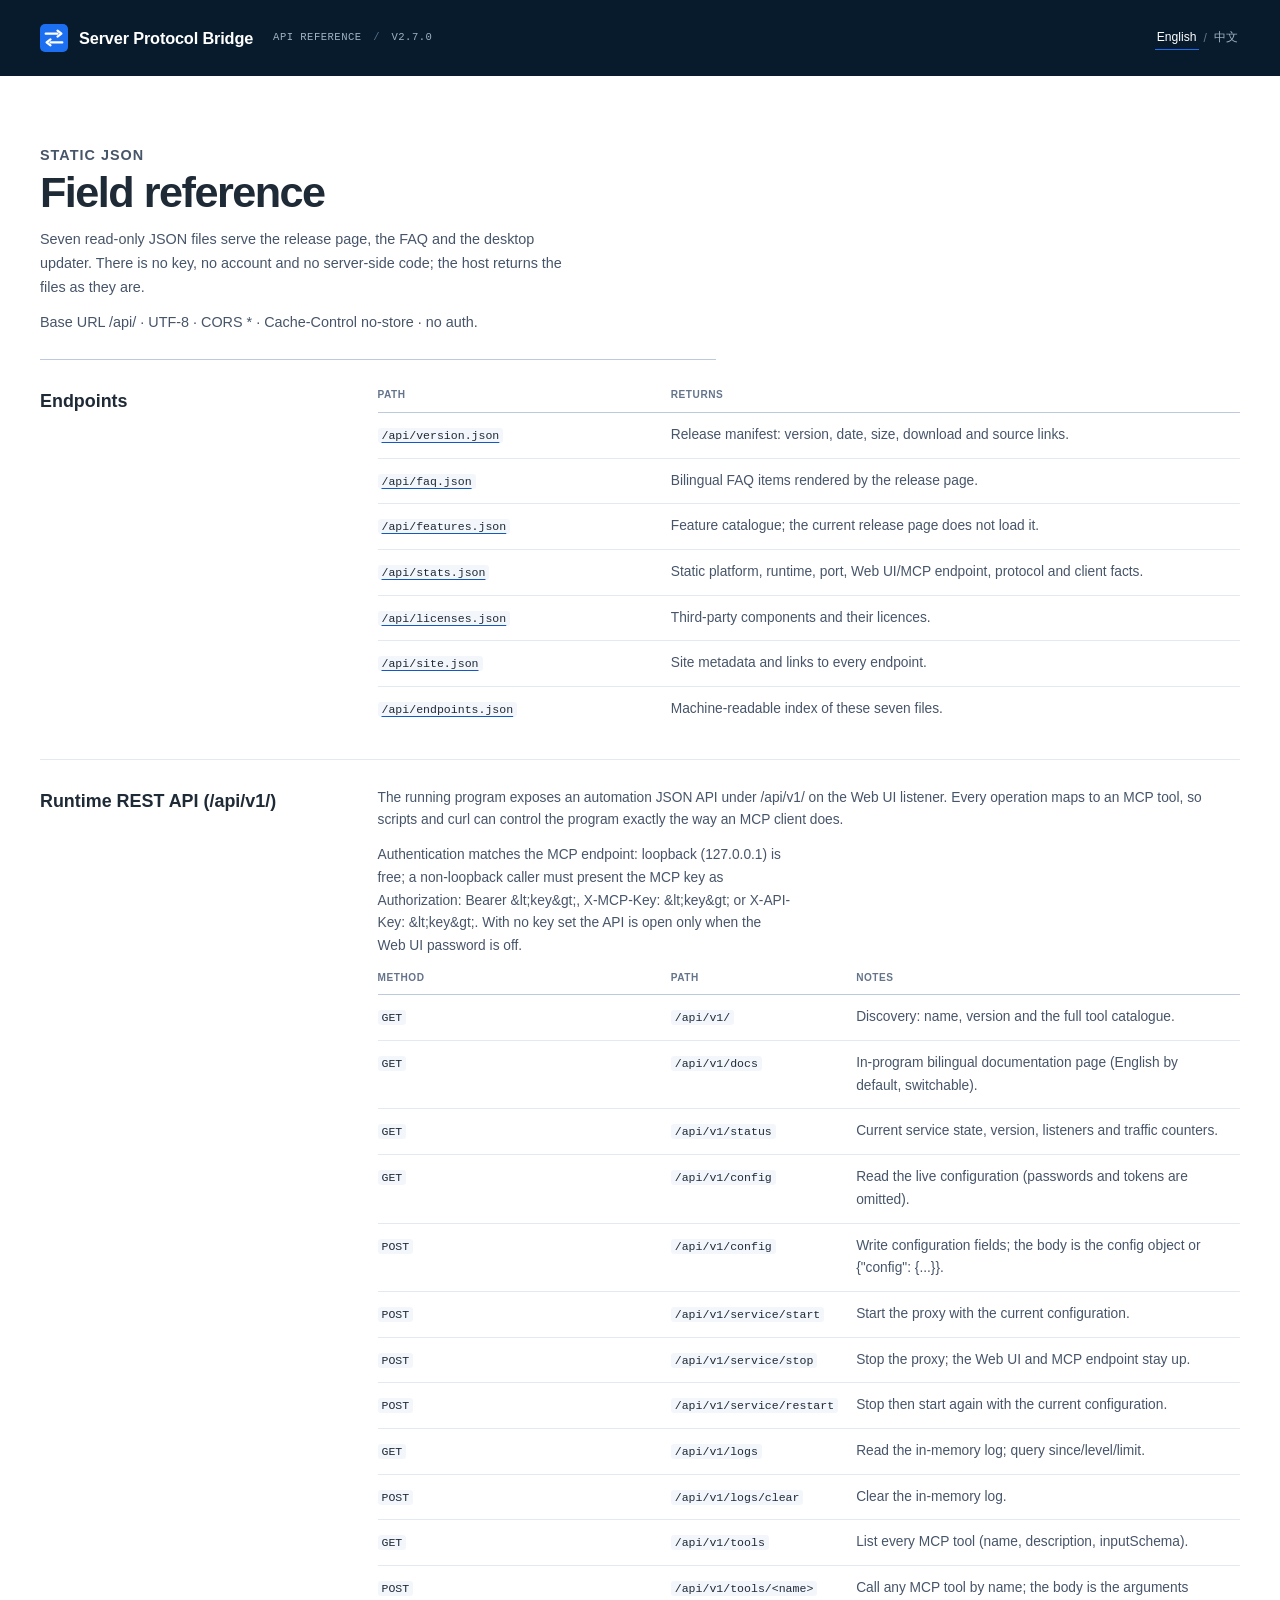
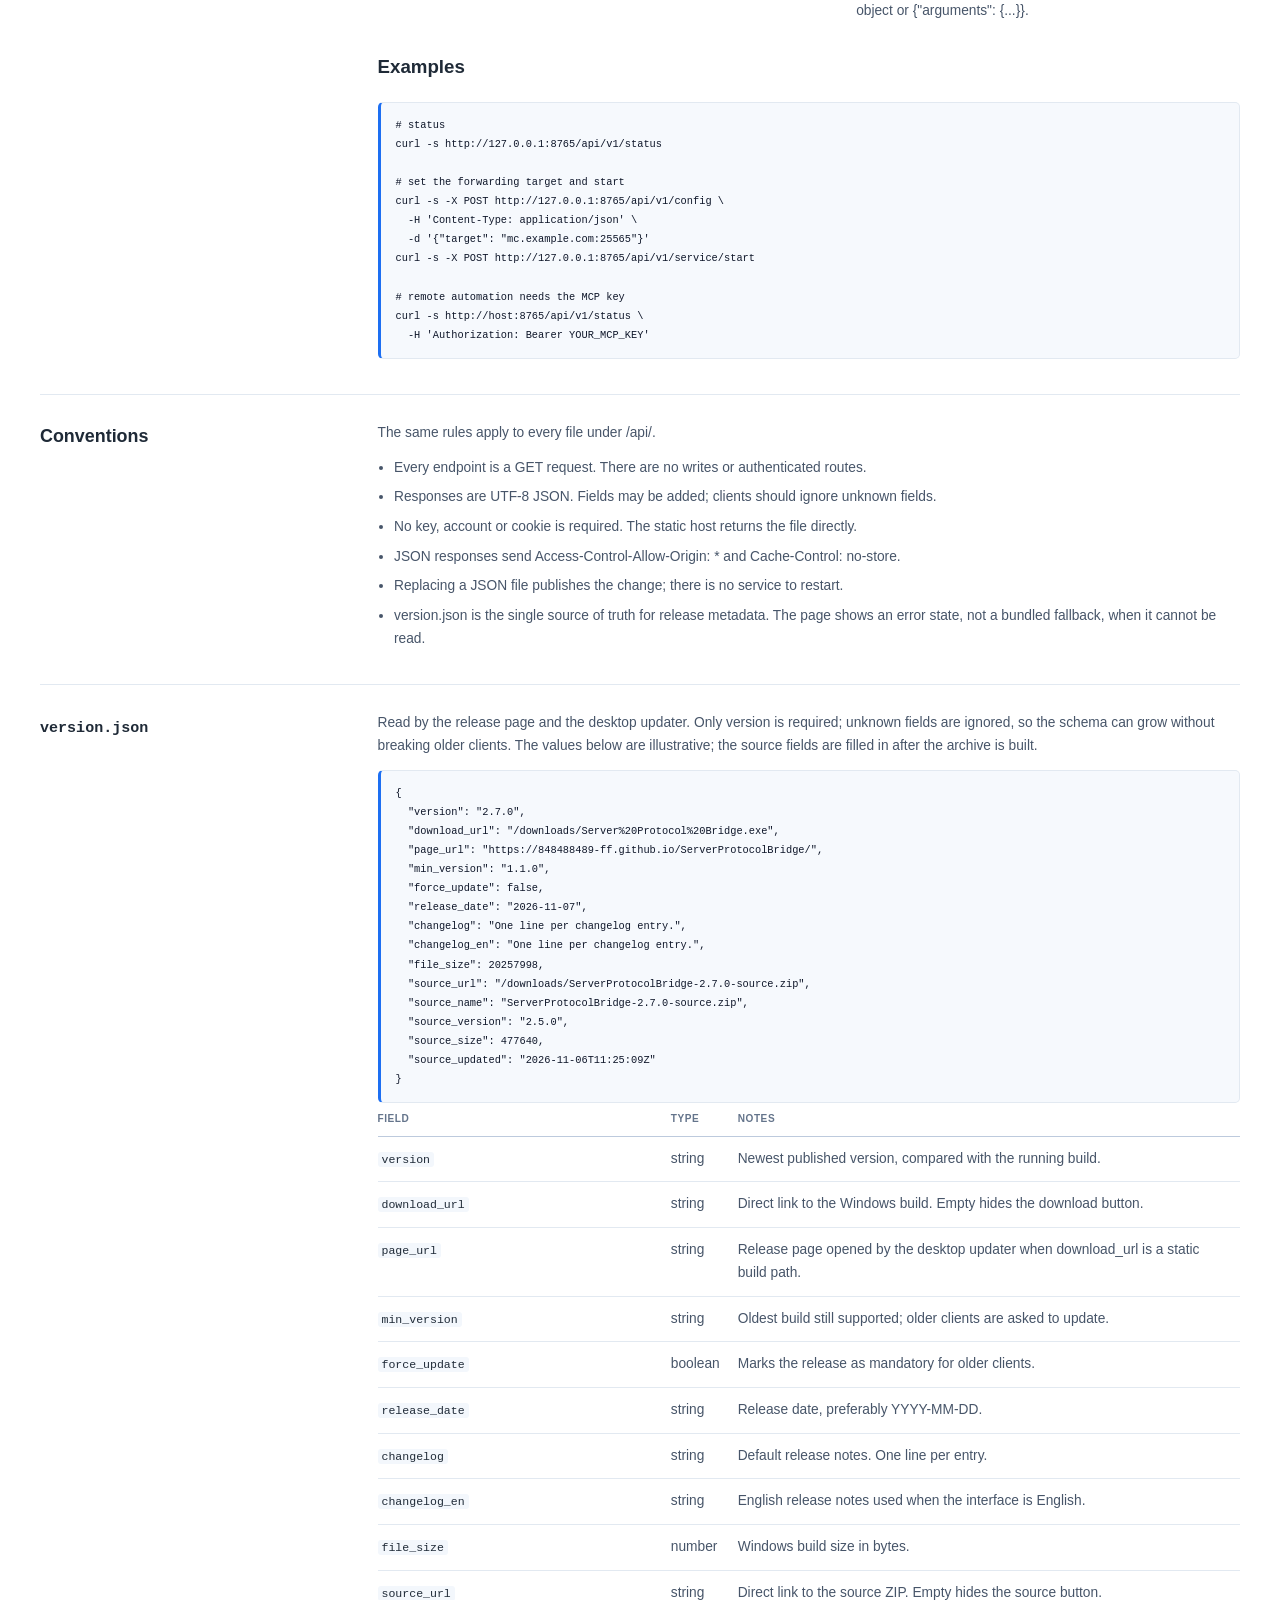
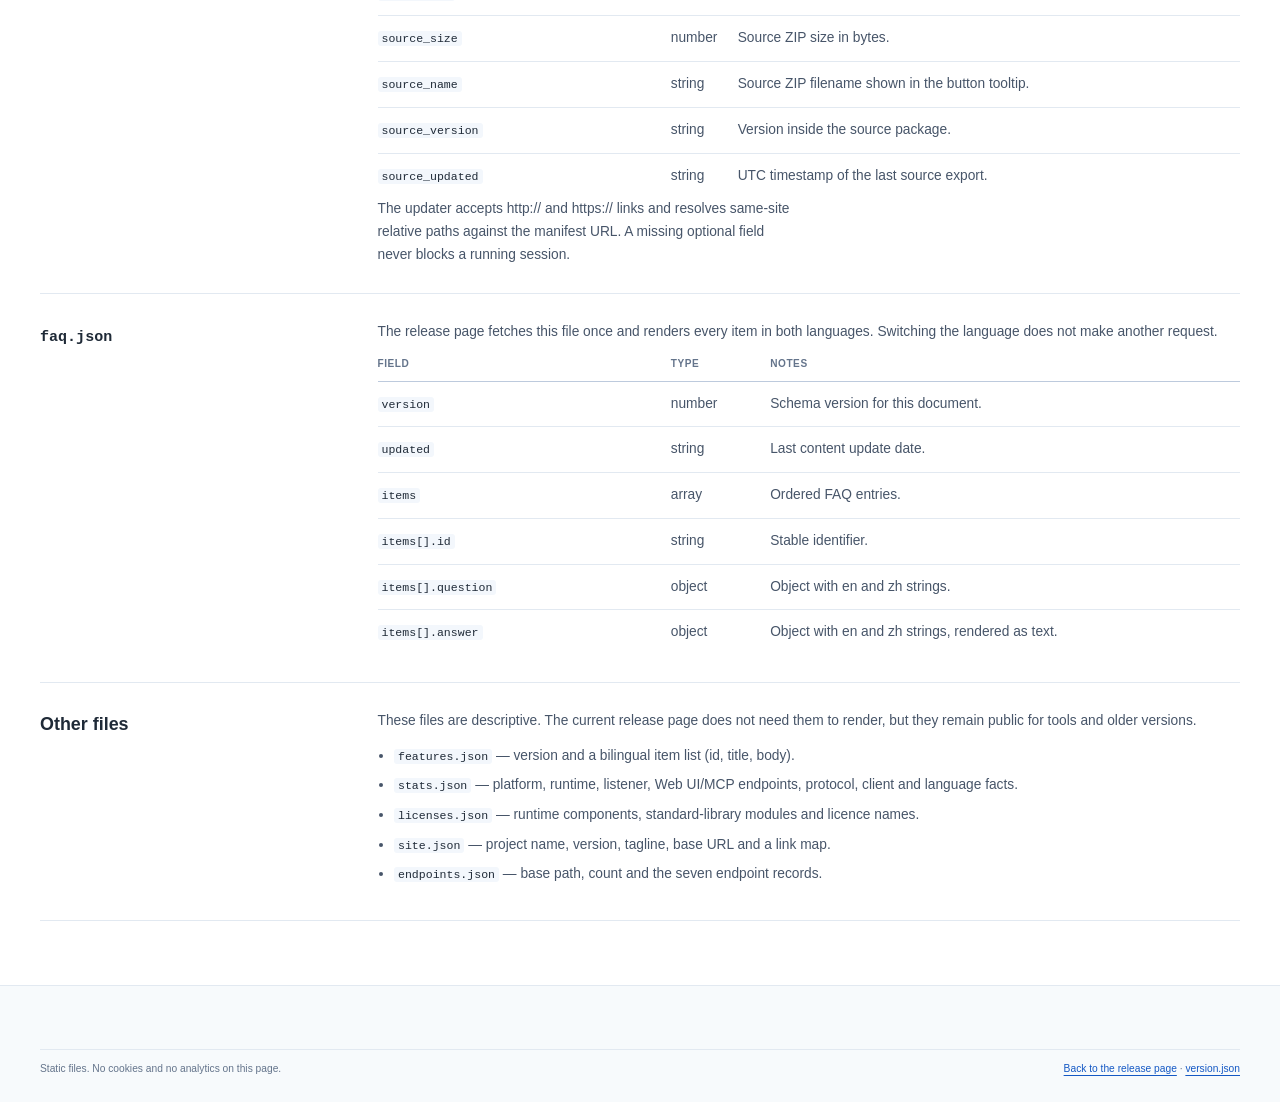
<file: web/api/index.html>
<!doctype html>
<html lang="en">
<head>
  <meta charset="utf-8">
  <meta name="viewport" content="width=device-width, initial-scale=1">
  <title data-i18n="page.title">Field reference — Server Protocol Bridge</title>
  <meta name="description" content="Reference for the seven static JSON files served under /api/." data-i18n-content="meta.description">
  <meta name="color-scheme" content="light">
  <meta name="theme-color" content="#071b2c">
  <link rel="icon" href="../icon.svg" type="image/svg+xml">
  <link rel="icon" href="../favicon.ico" sizes="any">
  <link rel="stylesheet" href="../assets/site.css?v=20261104">
</head>

<body id="top">
  <a class="skip" href="#content" data-i18n="skip">Skip to content</a>

  <header class="masthead">
    <div class="shell">
      <div class="masthead-meta">
        <a class="wordmark" href="../index.html">
          <img class="wordmark-mark" src="../icon.svg" alt="" width="24" height="24">
          <span data-i18n="brand">Server Protocol Bridge</span>
        </a>

        <p class="edition">
          <span data-i18n="edition.api">API reference</span>
          <span class="sep" aria-hidden="true">/</span>
          <span>v2.7.0</span>
        </p>

        <div class="language" role="group" aria-label="Language" data-i18n-aria-label="lang.label">
          <button type="button" data-lang="en" aria-pressed="true">English</button>
          <span aria-hidden="true">/</span>
          <button type="button" data-lang="zh" aria-pressed="false">中文</button>
        </div>
      </div>
    </div>
  </header>

  <main class="shell reference" id="content">
    <header class="reference-head">
      <p class="kicker" data-i18n="api.kicker">Static JSON</p>
      <h1 data-i18n="api.title">Field reference</h1>
      <p data-i18n="api.lead">Seven read-only JSON files serve the release page, the FAQ and the desktop updater. There is no key, no account and no server-side code; the host returns the files as they are.</p>
      <p class="section-note" data-i18n="api.note">Base URL /api/ · UTF-8 · CORS * · Cache-Control no-store · no auth.</p>
    </header>

    <section class="reference-section" id="index">
      <h2 data-i18n="index.title">Endpoints</h2>
      <div>
        <table class="endpoint-table">
          <thead>
            <tr>
              <th scope="col" data-i18n="table.path">Path</th>
              <th scope="col" data-i18n="table.returns">Returns</th>
            </tr>
          </thead>
          <tbody>
            <tr>
              <td><a href="version.json"><code>/api/version.json</code></a></td>
              <td data-i18n="index.version">Release manifest: version, date, size, download and source links.</td>
            </tr>
            <tr>
              <td><a href="faq.json"><code>/api/faq.json</code></a></td>
              <td data-i18n="index.faq">Bilingual FAQ items rendered by the release page.</td>
            </tr>
            <tr>
              <td><a href="features.json"><code>/api/features.json</code></a></td>
              <td data-i18n="index.features">Feature catalogue; the current release page does not load it.</td>
            </tr>
            <tr>
              <td><a href="stats.json"><code>/api/stats.json</code></a></td>
              <td data-i18n="index.stats">Static platform, runtime, port, protocol and client facts.</td>
            </tr>
            <tr>
              <td><a href="licenses.json"><code>/api/licenses.json</code></a></td>
              <td data-i18n="index.licenses">Third-party components and their licences.</td>
            </tr>
            <tr>
              <td><a href="site.json"><code>/api/site.json</code></a></td>
              <td data-i18n="index.site">Site metadata and links to every endpoint.</td>
            </tr>
            <tr>
              <td><a href="endpoints.json"><code>/api/endpoints.json</code></a></td>
              <td data-i18n="index.endpoints">Machine-readable index of these seven files.</td>
            </tr>
          </tbody>
        </table>
      </div>
    </section>

    <section class="reference-section" id="runtime">
      <h2 data-i18n="runtime.title">Runtime REST API (/api/v1/)</h2>
      <div>
        <p data-i18n="runtime.lead">The running program exposes an automation JSON API under /api/v1/ on the Web UI listener. Every operation maps to an MCP tool, so scripts and curl can control the program exactly the way an MCP client does.</p>
        <p class="section-note" data-i18n="runtime.auth">Authentication matches the MCP endpoint: loopback (127.0.0.1) is free; a non-loopback caller must present the MCP key as Authorization: Bearer &lt;key&gt;, X-MCP-Key: &lt;key&gt; or X-API-Key: &lt;key&gt;. With no key set the API is open only when the Web UI password is off.</p>

        <table class="endpoint-table">
          <thead>
            <tr>
              <th scope="col" data-i18n="table.method">Method</th>
              <th scope="col" data-i18n="table.path">Path</th>
              <th scope="col" data-i18n="table.notes">Notes</th>
            </tr>
          </thead>
          <tbody>
            <tr><td><code>GET</code></td><td><code>/api/v1/</code></td><td data-i18n="rt.index">Discovery: name, version and the full tool catalogue.</td></tr>
            <tr><td><code>GET</code></td><td><code>/api/v1/docs</code></td><td data-i18n="rt.docs">In-program bilingual documentation page (English by default, switchable).</td></tr>
            <tr><td><code>GET</code></td><td><code>/api/v1/status</code></td><td data-i18n="rt.status">Current service state, version, listeners and traffic counters.</td></tr>
            <tr><td><code>GET</code></td><td><code>/api/v1/config</code></td><td data-i18n="rt.config_get">Read the live configuration (passwords and tokens are omitted).</td></tr>
            <tr><td><code>POST</code></td><td><code>/api/v1/config</code></td><td data-i18n="rt.config_post">Write configuration fields; the body is the config object or {"config": {...}}.</td></tr>
            <tr><td><code>POST</code></td><td><code>/api/v1/service/start</code></td><td data-i18n="rt.service_start">Start the proxy with the current configuration.</td></tr>
            <tr><td><code>POST</code></td><td><code>/api/v1/service/stop</code></td><td data-i18n="rt.service_stop">Stop the proxy; the Web UI and MCP endpoint stay up.</td></tr>
            <tr><td><code>POST</code></td><td><code>/api/v1/service/restart</code></td><td data-i18n="rt.service_restart">Stop then start again with the current configuration.</td></tr>
            <tr><td><code>GET</code></td><td><code>/api/v1/logs</code></td><td data-i18n="rt.logs">Read the in-memory log; query since/level/limit.</td></tr>
            <tr><td><code>POST</code></td><td><code>/api/v1/logs/clear</code></td><td data-i18n="rt.clear">Clear the in-memory log.</td></tr>
            <tr><td><code>GET</code></td><td><code>/api/v1/tools</code></td><td data-i18n="rt.tools">List every MCP tool (name, description, inputSchema).</td></tr>
            <tr><td><code>POST</code></td><td><code>/api/v1/tools/&lt;name&gt;</code></td><td data-i18n="rt.tool_call">Call any MCP tool by name; the body is the arguments object or {"arguments": {...}}.</td></tr>
          </tbody>
        </table>

        <h3 data-i18n="rt.examples">Examples</h3>
        <pre><code># status
curl -s http://127.0.0.1:8765/api/v1/status

# set the forwarding target and start
curl -s -X POST http://127.0.0.1:8765/api/v1/config \
  -H 'Content-Type: application/json' \
  -d '{"target": "mc.example.com:25565"}'
curl -s -X POST http://127.0.0.1:8765/api/v1/service/start

# remote automation needs the MCP key
curl -s http://host:8765/api/v1/status \
  -H 'Authorization: Bearer YOUR_MCP_KEY'</code></pre>
      </div>
    </section>

    <section class="reference-section" id="conventions">
      <h2 data-i18n="conventions.title">Conventions</h2>
      <div>
        <p data-i18n="conventions.lead">The same rules apply to every file under /api/.</p>
        <ul class="reference-list">
          <li data-i18n="conv.1">Every endpoint is a GET request. There are no writes or authenticated routes.</li>
          <li data-i18n="conv.2">Responses are UTF-8 JSON. Fields may be added; clients should ignore unknown fields.</li>
          <li data-i18n="conv.3">No key, account or cookie is required. The static host returns the file directly.</li>
          <li data-i18n="conv.4">JSON responses send Access-Control-Allow-Origin: * and Cache-Control: no-store.</li>
          <li data-i18n="conv.5">Replacing a JSON file publishes the change; there is no service to restart.</li>
          <li data-i18n="conv.6">version.json is the single source of truth for release metadata. The page shows an error state, not a bundled fallback, when it cannot be read.</li>
        </ul>
      </div>
    </section>

    <section class="reference-section" id="version">
      <h2><code>version.json</code></h2>
      <div>
        <p data-i18n="version.desc">Read by the release page and the desktop updater. Only version is required; unknown fields are ignored, so the schema can grow without breaking older clients. The values below are illustrative; the source fields are filled in after the archive is built.</p>
        <pre><code>{
  "version": "2.7.0",
  "download_url": "/downloads/Server%20Protocol%20Bridge.exe",
  "page_url": "https://848488489-ff.github.io/ServerProtocolBridge/",
  "min_version": "1.1.0",
  "force_update": false,
  "release_date": "2026-11-07",
  "changelog": "One line per changelog entry.",
  "changelog_en": "One line per changelog entry.",
  "file_size": 20257998,
  "source_url": "/downloads/ServerProtocolBridge-2.7.0-source.zip",
  "source_name": "ServerProtocolBridge-2.7.0-source.zip",
  "source_version": "2.5.0",
  "source_size": 477640,
  "source_updated": "2026-11-06T11:25:09Z"
}</code></pre>

        <table class="endpoint-table">
          <thead>
            <tr>
              <th scope="col" data-i18n="table.field">Field</th>
              <th scope="col" data-i18n="table.type">Type</th>
              <th scope="col" data-i18n="table.notes">Notes</th>
            </tr>
          </thead>
          <tbody>
            <tr><td><code>version</code></td><td>string</td><td data-i18n="field.version">Newest published version, compared with the running build.</td></tr>
            <tr><td><code>download_url</code></td><td>string</td><td data-i18n="field.download_url">Direct link to the Windows build. Empty hides the download button.</td></tr>
            <tr><td><code>page_url</code></td><td>string</td><td data-i18n="field.page_url">Release page opened by the desktop updater when download_url is a static build path.</td></tr>
            <tr><td><code>min_version</code></td><td>string</td><td data-i18n="field.min_version">Oldest build still supported; older clients are asked to update.</td></tr>
            <tr><td><code>force_update</code></td><td>boolean</td><td data-i18n="field.force_update">Marks the release as mandatory for older clients.</td></tr>
            <tr><td><code>release_date</code></td><td>string</td><td data-i18n="field.release_date">Release date, preferably YYYY-MM-DD.</td></tr>
            <tr><td><code>changelog</code></td><td>string</td><td data-i18n="field.changelog">Default release notes. One line per entry.</td></tr>
            <tr><td><code>changelog_en</code></td><td>string</td><td data-i18n="field.changelog_en">English release notes used when the interface is English.</td></tr>
            <tr><td><code>file_size</code></td><td>number</td><td data-i18n="field.file_size">Windows build size in bytes.</td></tr>
            <tr><td><code>source_url</code></td><td>string</td><td data-i18n="field.source_url">Direct link to the source ZIP. Empty hides the source button.</td></tr>
            <tr><td><code>source_size</code></td><td>number</td><td data-i18n="field.source_size">Source ZIP size in bytes.</td></tr>
            <tr><td><code>source_name</code></td><td>string</td><td data-i18n="field.source_name">Source ZIP filename shown in the button tooltip.</td></tr>
            <tr><td><code>source_version</code></td><td>string</td><td data-i18n="field.source_version">Version inside the source package.</td></tr>
            <tr><td><code>source_updated</code></td><td>string</td><td data-i18n="field.source_updated">UTC timestamp of the last source export.</td></tr>
          </tbody>
        </table>

        <p class="section-note" data-i18n="version.note">The updater accepts http:// and https:// links and resolves same-site relative paths against the manifest URL. A missing optional field never blocks a running session.</p>
      </div>
    </section>

    <section class="reference-section" id="faq">
      <h2><code>faq.json</code></h2>
      <div>
        <p data-i18n="faq.desc">The release page fetches this file once and renders every item in both languages. Switching the language does not make another request.</p>
        <table class="endpoint-table">
          <thead>
            <tr>
              <th scope="col" data-i18n="table.field">Field</th>
              <th scope="col" data-i18n="table.type">Type</th>
              <th scope="col" data-i18n="table.notes">Notes</th>
            </tr>
          </thead>
          <tbody>
            <tr><td><code>version</code></td><td>number</td><td data-i18n="field.faq_version">Schema version for this document.</td></tr>
            <tr><td><code>updated</code></td><td>string</td><td data-i18n="field.faq_updated">Last content update date.</td></tr>
            <tr><td><code>items</code></td><td>array</td><td data-i18n="field.faq_items">Ordered FAQ entries.</td></tr>
            <tr><td><code>items[].id</code></td><td>string</td><td data-i18n="field.faq_id">Stable identifier.</td></tr>
            <tr><td><code>items[].question</code></td><td>object</td><td data-i18n="field.faq_question">Object with en and zh strings.</td></tr>
            <tr><td><code>items[].answer</code></td><td>object</td><td data-i18n="field.faq_answer">Object with en and zh strings, rendered as text.</td></tr>
          </tbody>
        </table>
      </div>
    </section>

    <section class="reference-section" id="other">
      <h2 data-i18n="other.title">Other files</h2>
      <div>
        <p data-i18n="other.lead">These files are descriptive. The current release page does not need them to render, but they remain public for tools and older versions.</p>
        <ul class="reference-list">
          <li><code>features.json</code> <span data-i18n="other.features">— version and a bilingual item list (id, title, body).</span></li>
          <li><code>stats.json</code> <span data-i18n="other.stats">— platform, runtime, listener, Web UI/MCP endpoints, protocol, client and language facts.</span></li>
          <li><code>licenses.json</code> <span data-i18n="other.licenses">— runtime components, standard-library modules and licence names.</span></li>
          <li><code>site.json</code> <span data-i18n="other.site">— project name, version, tagline, base URL and a link map.</span></li>
          <li><code>endpoints.json</code> <span data-i18n="other.endpoints">— base path, count and the seven endpoint records.</span></li>
        </ul>
      </div>
    </section>
  </main>

  <footer class="colophon">
    <div class="shell colophon-bottom">
      <span data-i18n="footer.note">Static files. No cookies and no analytics on this page.</span>
      <span><a href="../index.html" data-i18n="footer.back">Back to the release page</a> · <a href="version.json">version.json</a></span>
    </div>
  </footer>

  <script src="../i18n.js?v=20261104"></script>
  <script src="app.js?v=20261104"></script>
</body>
</html>
</file>
<file: docs/assets/site.css>
:root {
  --paper: #ffffff;
  --paper-deep: #f7fafc;
  --paper-raised: #ffffff;
  --ink: #1f2a37;
  --ink-soft: #475569;
  --muted: #64748b;
  --rule: #e2e9f1;
  --rule-strong: #bdcadd;
  --navy: #071b2c;
  --navy-soft: #0d2942;
  --blue: #1d6ff2;
  --blue-dark: #1458c4;
  --blue-wash: #eef4ff;
  --teal: #1e5658;
  --brick: #b42318;
  --brick-dark: #912018;
  --moss: #1e5658;
  --sans: "Poppins", "Segoe UI Variable", "Segoe UI", "Helvetica Neue", Arial, "Noto Sans SC", "Microsoft YaHei", sans-serif;
  --serif: var(--sans);
  --mono: "Cascadia Mono", "SFMono-Regular", Consolas, "Liberation Mono", monospace;
  --shell: 1200px;
  --shadow: 0 18px 45px rgba(15, 35, 55, 0.08);
}

*,
*::before,
*::after {
  box-sizing: border-box;
}

html {
  background: var(--paper);
}

body {
  margin: 0;
  background: var(--paper);
  color: var(--ink);
  font-family: var(--sans);
  font-size: 16px;
  line-height: 1.65;
  -webkit-font-smoothing: antialiased;
  text-rendering: optimizeLegibility;
}

img,
svg {
  display: block;
  max-width: 100%;
}

a {
  color: var(--blue-dark);
  text-decoration-thickness: 1px;
  text-underline-offset: 3px;
}

a:hover {
  color: var(--blue);
}

button {
  font: inherit;
}

code,
pre {
  font-family: var(--mono);
}

::selection {
  background: #cfe1ff;
  color: var(--ink);
}

:focus-visible {
  outline: 2px solid var(--blue);
  outline-offset: 3px;
}

[hidden] {
  display: none !important;
}

.shell {
  width: min(calc(100% - 48px), var(--shell));
  margin: 0 auto;
}

.skip {
  position: absolute;
  top: -80px;
  left: 16px;
  z-index: 60;
  padding: 8px 12px;
  background: var(--navy);
  color: #ffffff;
  font-size: 0.78rem;
  text-decoration: none;
}

.skip:focus {
  top: 12px;
  color: #ffffff;
}

/* ---------- Header ---------- */

.masthead {
  background: var(--navy);
}

.masthead-bar {
  background: var(--navy);
  color: #ffffff;
}

.masthead-bar-inner {
  display: flex;
  align-items: center;
  gap: 30px;
  min-height: 76px;
}

.wordmark {
  display: inline-flex;
  align-items: center;
  gap: 11px;
  flex: none;
  color: var(--ink);
  font-size: 1.02rem;
  font-weight: 600;
  letter-spacing: -0.01em;
  text-decoration: none;
}

.masthead-bar .wordmark,
.masthead-meta .wordmark {
  color: #ffffff;
}

.masthead-bar .wordmark:hover,
.masthead-meta .wordmark:hover {
  color: #ffffff;
}

.wordmark-mark {
  width: 28px;
  height: 28px;
  flex: none;
  border-radius: 5px;
}

.section-index {
  display: flex;
  align-items: center;
  gap: 25px;
  min-width: 0;
}

.section-index a {
  color: #b9c8d8;
  font-size: 0.86rem;
  font-weight: 500;
  text-decoration: none;
  white-space: nowrap;
}

.section-index a:hover {
  color: #ffffff;
}

.masthead-tools {
  display: flex;
  align-items: center;
  gap: 18px;
  margin-left: auto;
  flex: none;
}

.language {
  display: flex;
  align-items: center;
  gap: 5px;
  color: #63758a;
  font-size: 0.76rem;
}

.language button {
  border: 0;
  border-bottom: 1px solid transparent;
  background: none;
  color: #9fb1c4;
  padding: 1px 2px;
  cursor: pointer;
  text-decoration: none;
}

.language button:hover {
  color: #ffffff;
}

.language button[aria-pressed="true"] {
  color: #ffffff;
  border-bottom-color: var(--blue);
}

.header-cta {
  display: inline-flex;
  align-items: center;
  justify-content: center;
  min-height: 38px;
  padding: 8px 18px;
  border: 1px solid var(--blue);
  border-radius: 6px;
  background: var(--blue);
  color: #ffffff;
  font-size: 0.83rem;
  font-weight: 600;
  text-decoration: none;
}

.header-cta:hover {
  border-color: #ffffff;
  background: #ffffff;
  color: var(--navy);
}

.mobile-menu {
  display: none;
  position: relative;
  margin-left: auto;
}

.mobile-menu summary {
  padding: 7px 10px;
  border: 1px solid #36506a;
  border-radius: 5px;
  color: #ffffff;
  cursor: pointer;
  font-size: 0.78rem;
  list-style: none;
  white-space: nowrap;
}

.mobile-menu summary::-webkit-details-marker {
  display: none;
}

.mobile-menu nav {
  position: absolute;
  top: calc(100% + 10px);
  right: 0;
  z-index: 50;
  display: grid;
  width: 218px;
  padding: 8px;
  border: 1px solid #29445e;
  border-radius: 7px;
  background: var(--navy-soft);
  box-shadow: 0 18px 36px rgba(0, 0, 0, 0.28);
}

.mobile-menu nav a {
  padding: 9px 11px;
  border-radius: 4px;
  color: #d6e1ec;
  font-size: 0.86rem;
  text-decoration: none;
}

.mobile-menu nav a:hover {
  background: #163752;
  color: #ffffff;
}

/* API-only header, which has no page-head wrapper. */
.masthead-meta {
  display: flex;
  align-items: center;
  flex-wrap: wrap;
  gap: 12px 20px;
  min-height: 76px;
  color: #ffffff;
}

.masthead-meta .edition {
  color: #9fb1c4;
}

.masthead-meta .language {
  margin-left: auto;
}

.masthead-meta .edition .sep {
  color: #587089;
}

/* ---------- Page introduction ---------- */

.page-head {
  background: #ffffff;
}

.page-head-grid {
  display: grid;
  grid-template-columns: minmax(0, 1.55fr) minmax(290px, 0.75fr);
  align-items: start;
  gap: clamp(36px, 6vw, 76px);
  padding: clamp(30px, 5vw, 52px) 0 clamp(38px, 6vw, 62px);
}

.masthead-copy {
  min-width: 0;
}

.page-meta {
  display: flex;
  align-items: baseline;
  justify-content: space-between;
  flex-wrap: wrap;
  gap: 8px 20px;
  margin-bottom: 24px;
}

.breadcrumb {
  display: flex;
  align-items: center;
  flex-wrap: wrap;
  gap: 7px;
  color: var(--muted);
  font-size: 0.78rem;
}

.breadcrumb a {
  color: var(--blue-dark);
  text-decoration: none;
}

.breadcrumb a:hover {
  text-decoration: underline;
}

.breadcrumb span[aria-hidden="true"] {
  color: var(--rule-strong);
}

.edition {
  margin: 0;
  color: var(--muted);
  font-family: var(--mono);
  font-size: 0.66rem;
  letter-spacing: 0.045em;
  text-transform: uppercase;
}

.edition .sep {
  margin: 0 0.45em;
  color: var(--rule-strong);
}

.kicker {
  margin: 0 0 12px;
  color: var(--teal);
  font-size: 0.7rem;
  font-weight: 600;
  letter-spacing: 0.07em;
  text-transform: uppercase;
}

h1 {
  max-width: 22ch;
  margin: 0;
  color: var(--ink);
  font-size: clamp(2rem, 3.4vw, 2.8rem);
  font-weight: 600;
  letter-spacing: -0.035em;
  line-height: 1.12;
  text-wrap: balance;
}

.lead {
  max-width: 62ch;
  margin: 18px 0 0;
  color: var(--ink-soft);
  font-size: 1.02rem;
}

.actions {
  display: flex;
  align-items: center;
  flex-wrap: wrap;
  gap: 13px 22px;
  margin-top: 27px;
}

.button {
  display: inline-flex;
  align-items: center;
  justify-content: space-between;
  gap: 12px;
  min-height: 42px;
  padding: 10px 17px;
  border: 1px solid transparent;
  border-radius: 6px;
  font-size: 0.88rem;
  font-weight: 600;
  line-height: 1.2;
  text-decoration: none;
}

.button-primary {
  background: var(--blue);
  border-color: var(--blue);
  color: #ffffff;
}

.button-primary:hover {
  background: var(--blue-dark);
  border-color: var(--blue-dark);
  color: #ffffff;
}

.button-secondary {
  background: #ffffff;
  border-color: var(--rule-strong);
  color: var(--blue-dark);
}

.button-secondary:hover {
  border-color: var(--blue);
  background: var(--blue-wash);
  color: var(--blue-dark);
}

.button.is-disabled,
.button[aria-disabled="true"] {
  opacity: 0.55;
  cursor: not-allowed;
}

.text-link {
  color: var(--blue-dark);
  font-size: 0.88rem;
  font-weight: 600;
}

.fineprint {
  display: flex;
  flex-wrap: wrap;
  gap: 5px 9px;
  margin: 20px 0 0;
  color: var(--muted);
  font-size: 0.7rem;
}

.fineprint span[aria-hidden="true"] {
  color: var(--rule-strong);
}

/* ---------- Current build sidebar ---------- */

.docket {
  min-width: 0;
  padding: 21px 21px 20px;
  border: 1px solid var(--rule);
  border-top: 4px solid var(--blue);
  border-radius: 8px;
  background: #ffffff;
  box-shadow: var(--shadow);
}

.docket-head {
  display: flex;
  align-items: baseline;
  justify-content: space-between;
  gap: 12px;
  padding-bottom: 11px;
  border-bottom: 1px solid var(--rule);
}

.docket h2 {
  margin: 0;
  color: var(--ink);
  font-size: 1.1rem;
  font-weight: 600;
  letter-spacing: -0.015em;
}

.policy {
  color: var(--teal);
  font-size: 0.62rem;
  font-weight: 600;
  letter-spacing: 0.04em;
  text-align: right;
  text-transform: uppercase;
}

.policy.is-required {
  color: var(--brick-dark);
  font-weight: 700;
}

.policy.is-pending {
  color: var(--muted);
}

.docket-list {
  margin: 0;
}

.docket-list > div {
  display: grid;
  grid-template-columns: 88px minmax(0, 1fr);
  gap: 12px;
  padding: 8px 0;
  border-bottom: 1px solid #edf2f7;
}

.docket-list > div:last-child {
  border-bottom: 0;
}

.docket-list dt {
  padding-top: 2px;
  color: var(--muted);
  font-size: 0.61rem;
  font-weight: 500;
  letter-spacing: 0.055em;
  text-transform: uppercase;
}

.docket-list dd {
  min-width: 0;
  margin: 0;
  color: var(--ink-soft);
  font-size: 0.79rem;
}

.docket-sha dd {
  display: flex;
  flex-direction: column;
  align-items: flex-start;
  gap: 6px;
}

.copy {
  border: 1px solid var(--rule-strong);
  border-radius: 4px;
  background: #ffffff;
  color: var(--blue-dark);
  padding: 3px 8px;
  font-family: var(--sans);
  font-size: 0.61rem;
  font-weight: 600;
  cursor: pointer;
}

.copy:hover {
  border-color: var(--blue);
  background: var(--blue-wash);
}

.copy:disabled {
  opacity: 0.45;
  cursor: default;
}

.direct-link {
  display: block;
  color: var(--blue-dark);
  font-size: 0.66rem;
  overflow-wrap: anywhere;
}

.direct-link.is-disabled {
  color: var(--muted);
  text-decoration: none;
  cursor: not-allowed;
}

.docket-actions {
  display: flex;
  flex-direction: column;
  align-items: stretch;
  gap: 9px;
  margin-top: 14px;
}

.docket-actions .button {
  width: 100%;
}

.status {
  margin: 0;
  color: var(--muted);
  font-size: 0.62rem;
  line-height: 1.5;
}

.status.is-warning {
  color: var(--brick-dark);
}

/* ---------- Download ---------- */

.download-section {
  padding-top: clamp(28px, 4vw, 46px);
  border-top: 1px solid var(--rule);
  border-bottom: 1px solid var(--rule);
}

.download-head {
  margin-bottom: 28px;
}

.eyebrow {
  margin: 0 0 8px;
  color: var(--blue);
  font-size: 0.68rem;
  font-weight: 600;
  letter-spacing: 0.08em;
  text-transform: uppercase;
}

.download-grid {
  display: grid;
  grid-template-columns: repeat(2, minmax(0, 1fr));
  gap: 22px;
}

.download-card {
  min-width: 0;
  padding: 23px;
  border: 1px solid var(--rule);
  border-radius: 8px;
  background: #ffffff;
}

.download-card-top {
  display: flex;
  align-items: center;
  flex-wrap: wrap;
  gap: 9px;
  margin-bottom: 14px;
}

.file-badge {
  display: inline-block;
  padding: 3px 7px;
  border: 1px solid #c9dcff;
  border-radius: 4px;
  background: var(--blue-wash);
  color: var(--blue-dark);
  font-family: var(--mono);
  font-size: 0.62rem;
  font-weight: 600;
  letter-spacing: 0.03em;
}

.download-platform {
  color: var(--muted);
  font-size: 0.71rem;
}

.download-card h3 {
  margin: 0 0 8px;
  color: var(--ink);
  font-size: 1.17rem;
  font-weight: 600;
  letter-spacing: -0.015em;
}

.download-card p {
  max-width: 58ch;
  margin: 0 0 17px;
  color: var(--ink-soft);
  font-size: 0.87rem;
}

.card-meta {
  display: grid;
  grid-template-columns: repeat(auto-fit, minmax(104px, 1fr));
  gap: 11px;
  margin: 0 0 21px;
  padding: 13px 0;
  border-top: 1px solid var(--rule);
  border-bottom: 1px solid var(--rule);
}

.card-meta dt {
  color: var(--muted);
  font-size: 0.6rem;
  font-weight: 600;
  letter-spacing: 0.055em;
  text-transform: uppercase;
}

.card-meta dd {
  margin: 2px 0 0;
  color: var(--ink-soft);
  font-size: 0.77rem;
  overflow-wrap: anywhere;
}

.download-card .hash-line {
  display: flex;
  flex-wrap: wrap;
  align-items: center;
  gap: 6px;
  margin: -6px 0 15px;
  color: var(--muted);
  font-size: 0.62rem;
  letter-spacing: 0.03em;
}

.download-card .hash-line code {
  max-width: 100%;
  color: var(--ink-soft);
  font-size: 0.62rem;
  overflow-wrap: anywhere;
  word-break: break-all;
}

.verify-block {
  margin-top: 28px;
}

.verify-block pre {
  margin-top: 10px;
}

.download-card .button {
  width: 100%;
}

.download-note {
  margin: 17px 0 0;
  color: var(--muted);
  font-size: 0.7rem;
}

/* ---------- Sections ---------- */

.section {
  padding: clamp(48px, 6vw, 72px) 0;
  border-bottom: 1px solid var(--rule);
}

.section-alt {
  background: #ffffff;
}

.section-grid {
  display: grid;
  grid-template-columns: minmax(220px, 0.58fr) minmax(0, 1.42fr);
  align-items: start;
  gap: clamp(30px, 6vw, 76px);
}

.section-head {
  min-width: 0;
}

.section-head h2 {
  margin: 0;
  color: var(--ink);
  font-size: clamp(1.55rem, 2.7vw, 2.15rem);
  font-weight: 600;
  letter-spacing: -0.03em;
  line-height: 1.18;
  text-wrap: balance;
}

.section-lead {
  max-width: 54ch;
  margin: 13px 0 0;
  color: var(--ink-soft);
  font-size: 0.95rem;
}

.section-note {
  max-width: 54ch;
  margin: 11px 0 0;
  color: var(--muted);
  font-size: 0.78rem;
}

.section-head-wide {
  max-width: 72ch;
  margin-bottom: 30px;
}

.section-body {
  min-width: 0;
}

.version-inline {
  display: inline-block;
  margin-left: 0.35em;
  color: var(--blue);
  font-family: var(--mono);
  font-size: 0.38em;
  font-weight: 500;
  letter-spacing: 0;
  vertical-align: 0.35em;
}

/* ---------- Specification table ---------- */

.spec-table {
  width: 100%;
  border-collapse: collapse;
  font-size: 0.89rem;
}

.spec-table tr {
  border-top: 1px solid var(--rule);
}

.spec-table tr:first-child {
  border-top: 0;
}

.spec-table th {
  width: 27%;
  padding: 13px 22px 13px 0;
  color: var(--muted);
  font-size: 0.64rem;
  font-weight: 600;
  letter-spacing: 0.055em;
  text-align: left;
  text-transform: uppercase;
  vertical-align: top;
}

.spec-table td {
  padding: 13px 0;
  color: var(--ink-soft);
  vertical-align: top;
}

.spec-table code {
  padding: 1px 5px;
  border-radius: 3px;
  background: #f3f7fc;
  color: var(--ink);
  font-size: 0.83em;
}

.spec-table .is-limit td {
  color: var(--brick-dark);
}

/* ---------- Changes ---------- */

.changes {
  display: grid;
  grid-template-columns: repeat(2, minmax(0, 1fr));
  gap: 18px;
}

.change {
  padding: 19px;
  border: 1px solid var(--rule);
  border-radius: 7px;
  background: #ffffff;
}

.change h3 {
  margin: 0 0 6px;
  color: var(--ink);
  font-size: 1rem;
  font-weight: 600;
}

.change p {
  max-width: 56ch;
  margin: 0;
  color: var(--ink-soft);
  font-size: 0.86rem;
}

.changelog-block {
  display: grid;
  grid-template-columns: 205px minmax(0, 1fr);
  gap: 22px 42px;
  margin-top: clamp(32px, 5vw, 54px);
  padding-top: 19px;
  border-top: 1px solid var(--rule-strong);
}

.changelog-head h3 {
  margin: 0;
  color: var(--ink);
  font-size: 1rem;
  font-weight: 600;
}

.changelog-head p {
  margin: 7px 0 0;
  color: var(--muted);
  font-size: 0.67rem;
  line-height: 1.55;
}

.changelog-list {
  max-width: 76ch;
  margin: 0;
  padding: 0;
  list-style: none;
  counter-reset: change;
}

.changelog-list li {
  position: relative;
  margin: 0 0 9px;
  padding: 0 0 9px 32px;
  border-bottom: 1px solid #e8eef6;
  color: var(--ink-soft);
  font-size: 0.85rem;
}

.changelog-list li:last-child {
  margin-bottom: 0;
  border-bottom: 0;
}

.changelog-list li::before {
  position: absolute;
  top: 0.12em;
  left: 0;
  color: var(--blue);
  content: counter(change, decimal-leading-zero);
  counter-increment: change;
  font-family: var(--mono);
  font-size: 0.61rem;
}

.changelog-empty {
  margin: 0;
  color: var(--muted);
  font-size: 0.75rem;
}

/* ---------- Steps and source ---------- */

.steps-list {
  margin: 0;
  padding: 0;
  list-style: none;
  counter-reset: step;
}

.steps-list li {
  position: relative;
  margin-bottom: 10px;
  padding: 16px 18px 16px 58px;
  border: 1px solid var(--rule);
  border-radius: 7px;
  background: #ffffff;
}

.steps-list li::before {
  position: absolute;
  top: 17px;
  left: 18px;
  display: grid;
  width: 25px;
  height: 25px;
  border-radius: 50%;
  background: var(--blue-wash);
  color: var(--blue-dark);
  content: counter(step);
  counter-increment: step;
  font-family: var(--mono);
  font-size: 0.63rem;
  font-weight: 600;
  place-items: center;
}

.steps-list h3 {
  margin: 0 0 3px;
  color: var(--ink);
  font-size: 0.94rem;
  font-weight: 600;
}

.steps-list p {
  max-width: 66ch;
  margin: 0;
  color: var(--ink-soft);
  font-size: 0.86rem;
}

.source-block {
  margin-top: 30px;
  padding-top: 20px;
  border-top: 1px solid var(--rule);
}

.source-block h3 {
  margin: 0;
  color: var(--ink);
  font-size: 1rem;
  font-weight: 600;
}

.source-block > p {
  max-width: 64ch;
  margin: 7px 0 12px;
  color: var(--ink-soft);
  font-size: 0.86rem;
}

pre {
  max-width: 100%;
  margin: 0 0 8px;
  padding: 13px 15px;
  overflow-x: auto;
  border: 1px solid var(--rule);
  border-left: 3px solid var(--blue);
  border-radius: 5px;
  background: #f6f9fd;
  color: #0f172a;
  font-size: 0.77rem;
  line-height: 1.55;
}

pre code {
  padding: 0;
  background: none;
  font-size: inherit;
}

/* ---------- Notes and FAQ ---------- */

.limit {
  max-width: 76ch;
  margin-bottom: 30px;
  padding: 17px 19px;
  border: 1px solid var(--rule);
  border-left: 4px solid var(--blue);
  border-radius: 0 6px 6px 0;
  background: #ffffff;
}

.limit h3 {
  margin: 0 0 4px;
  color: var(--ink);
  font-size: 0.98rem;
  font-weight: 600;
}

.limit p {
  margin: 0;
  color: var(--ink-soft);
  font-size: 0.86rem;
}

.faq-list {
  border-top: 1px solid var(--rule-strong);
}

.faq-item {
  display: grid;
  grid-template-columns: minmax(170px, 0.6fr) minmax(0, 1.4fr);
  gap: 10px 40px;
  padding: 17px 0;
  border-bottom: 1px solid var(--rule);
}

.faq-item h3 {
  margin: 0;
  color: var(--ink);
  font-size: 0.95rem;
  font-weight: 600;
}

.faq-item p {
  max-width: 68ch;
  margin: 0;
  color: var(--ink-soft);
  font-size: 0.86rem;
}

.faq-state {
  margin: 0;
  padding: 17px 0;
  color: var(--muted);
  font-size: 0.75rem;
}

.faq-state.is-warning {
  color: var(--brick-dark);
}

/* ---------- API table ---------- */

.endpoint-table {
  width: 100%;
  border-collapse: collapse;
  font-size: 0.86rem;
  min-width: 0;
}

.endpoint-table * {
  min-width: 0;
}

.endpoint-table th {
  padding: 0 18px 8px 0;
  border-bottom: 1px solid var(--rule-strong);
  color: var(--muted);
  font-size: 0.63rem;
  font-weight: 600;
  letter-spacing: 0.055em;
  text-align: left;
  text-transform: uppercase;
}

.endpoint-table td {
  padding: 11px 18px 11px 0;
  border-top: 1px solid var(--rule);
  color: var(--ink-soft);
  vertical-align: top;
}

.endpoint-table td:first-child {
  width: 34%;
}

.endpoint-table code {
  padding: 1px 4px;
  border-radius: 3px;
  background: #f3f7fc;
  color: var(--ink);
  font-size: 0.83em;
}

.section-head .text-link {
  display: inline-block;
  margin-top: 14px;
}

/* ---------- Footer ---------- */

.colophon {
  padding: 36px 0 24px;
  border-top: 1px solid var(--rule);
  background: var(--paper-deep);
}

.colophon-grid {
  display: grid;
  grid-template-columns: minmax(0, 1.2fr) minmax(240px, 0.8fr);
  gap: 30px 60px;
}

.colophon-name {
  margin: 0 0 7px;
  color: var(--ink);
  font-size: 1.05rem;
  font-weight: 600;
}

.colophon-statement {
  max-width: 54ch;
  margin: 0;
  color: var(--ink-soft);
  font-size: 0.84rem;
}

.colophon-fineprint {
  margin: 12px 0 0;
  color: var(--muted);
  font-size: 0.67rem;
}

.colophon-links {
  display: grid;
  grid-template-columns: repeat(2, minmax(0, 1fr));
  align-content: start;
  gap: 3px 18px;
}

.colophon-links a {
  padding: 3px 0;
  color: var(--ink-soft);
  font-size: 0.78rem;
  text-decoration: none;
}

.colophon-links a:hover {
  color: var(--blue-dark);
  text-decoration: underline;
}

.colophon-links a[aria-disabled="true"] {
  color: var(--muted);
  cursor: not-allowed;
  text-decoration: none;
}

.colophon-bottom {
  display: flex;
  justify-content: space-between;
  flex-wrap: wrap;
  gap: 7px 18px;
  margin-top: 27px;
  padding-top: 11px;
  border-top: 1px solid var(--rule);
  color: var(--muted);
  font-size: 0.64rem;
}

/* ---------- API reference page ---------- */

.reference {
  padding: clamp(36px, 5vw, 56px) 0 64px;
}

.reference-head {
  max-width: 76ch;
  padding-bottom: 24px;
  border-bottom: 1px solid var(--rule-strong);
}

.reference-head h1 {
  max-width: none;
  font-size: clamp(1.9rem, 3.5vw, 2.7rem);
}

.reference-head p {
  max-width: 68ch;
  margin: 12px 0 0;
  color: var(--ink-soft);
  font-size: 0.9rem;
}

.reference-section {
  display: grid;
  grid-template-columns: minmax(190px, 0.5fr) minmax(0, 1.5fr);
  gap: 20px 50px;
  padding: 27px 0;
  border-bottom: 1px solid var(--rule);
  min-width: 0;
}

.reference-section > * {
  min-width: 0;
}

.reference-section h2 {
  margin: 0;
  color: var(--ink);
  font-size: 1.12rem;
  font-weight: 600;
}

.reference-section p {
  margin: 0 0 12px;
  color: var(--ink-soft);
  font-size: 0.86rem;
}

.reference-section p:last-child {
  margin-bottom: 0;
}

.reference-section code {
  font-size: 0.84em;
}

.reference-list {
  margin: 0;
  padding-left: 1.2em;
  color: var(--ink-soft);
  font-size: 0.86rem;
  overflow-wrap: anywhere;
}

.reference-list li {
  margin-bottom: 7px;
}

.reference-list code {
  padding: 1px 4px;
  border-radius: 3px;
  background: #f3f7fc;
  color: var(--ink);
}

/* ---------- Responsive ---------- */

@media (max-width: 1080px) {
  .section-index {
    gap: 17px;
  }

  .page-head-grid {
    grid-template-columns: minmax(0, 1.4fr) minmax(280px, 0.7fr);
    gap: 38px;
  }

  .section-grid {
    grid-template-columns: minmax(200px, 0.52fr) minmax(0, 1.48fr);
    gap: 40px;
  }
}

@media (max-width: 900px) {
  .section-index,
  .header-cta {
    display: none;
  }

  .mobile-menu {
    display: block;
  }

  .masthead-tools {
    margin-left: auto;
  }

  .masthead-bar-inner {
    min-height: 68px;
    gap: 18px;
  }

  .page-head-grid {
    grid-template-columns: 1fr;
    gap: 34px;
  }

  .docket {
    max-width: 640px;
  }

  .section-grid,
  .reference-section {
    grid-template-columns: 1fr;
    gap: 24px;
  }

  .section-head {
    max-width: 68ch;
  }

  .changelog-block {
    grid-template-columns: 1fr;
    gap: 14px;
  }

  .faq-item {
    grid-template-columns: 1fr;
    gap: 6px;
  }
}

@media (max-width: 700px) {
  body {
    font-size: 15.5px;
  }

  .shell {
    width: calc(100% - 32px);
  }

  .masthead-bar-inner {
    gap: 10px;
  }

  .wordmark {
    font-size: 0.92rem;
    gap: 8px;
  }

  .wordmark-mark {
    width: 25px;
    height: 25px;
  }

  .masthead-tools {
    gap: 10px;
  }

  .language {
    font-size: 0.7rem;
  }

  .page-head-grid {
    padding-top: 24px;
    padding-bottom: 38px;
  }

  .page-meta {
    margin-bottom: 19px;
  }

  .edition {
    display: none;
  }

  h1 {
    font-size: clamp(2rem, 9vw, 2.8rem);
  }

  .lead {
    margin-top: 15px;
    font-size: 0.98rem;
  }

  .actions {
    align-items: stretch;
    flex-direction: column;
    gap: 11px;
  }

  .actions .button {
    width: 100%;
  }

  .fineprint {
    margin-top: 16px;
  }

  .docket {
    padding: 17px 16px 16px;
  }

  .docket-list > div {
    grid-template-columns: 78px minmax(0, 1fr);
    gap: 9px;
  }

  .download-grid {
    grid-template-columns: 1fr;
  }

  .changes {
    grid-template-columns: 1fr;
    gap: 14px;
  }

  .spec-table,
  .spec-table tbody,
  .spec-table tr,
  .spec-table th,
  .spec-table td {
    display: block;
    width: 100%;
  }

  .spec-table tr {
    padding: 12px 0;
  }

  .spec-table th {
    padding: 0 0 3px;
  }

  .spec-table td {
    padding: 0;
  }

  .endpoint-table,
  .endpoint-table tbody,
  .endpoint-table tr,
  .endpoint-table td {
    display: block;
    width: 100%;
  }

  .endpoint-table thead {
    display: none;
  }

  .endpoint-table tr {
    padding: 11px 0;
    border-top: 1px solid var(--rule);
  }

  .endpoint-table td {
    padding: 0;
    border: 0;
  }

  .endpoint-table td:first-child {
    width: 100%;
    margin-bottom: 3px;
  }

  .colophon-grid {
    grid-template-columns: 1fr;
  }

  .colophon-links {
    gap: 3px 14px;
  }

  .colophon-bottom {
    display: block;
  }

  .colophon-bottom span {
    display: block;
    margin-top: 5px;
  }
}

@media (max-width: 430px) {
  .docket-list > div {
    grid-template-columns: 72px minmax(0, 1fr);
  }

  .download-card {
    padding: 18px;
  }

  .colophon-links {
    grid-template-columns: 1fr;
  }

  .changelog-list li {
    padding-left: 28px;
  }

  .mobile-menu nav {
    right: -2px;
  }
}

@media (max-width: 360px) {
  .language {
    display: none;
  }
}

@media (prefers-reduced-motion: reduce) {
  *,
  *::before,
  *::after {
    scroll-behavior: auto !important;
  }
}

@media print {
  .masthead,
  .language,
  .mobile-menu,
  .section-index,
  .actions,
  .colophon-links {
    display: none;
  }

  body {
    background: #ffffff;
  }

  .page-head-grid,
  .section-grid,
  .reference-section {
    grid-template-columns: 1fr;
  }
}
</file>
<file: web/assets/site.css>
:root {
  --paper: #ffffff;
  --paper-deep: #f7fafc;
  --paper-raised: #ffffff;
  --ink: #1f2a37;
  --ink-soft: #475569;
  --muted: #64748b;
  --rule: #e2e9f1;
  --rule-strong: #bdcadd;
  --navy: #071b2c;
  --navy-soft: #0d2942;
  --blue: #1d6ff2;
  --blue-dark: #1458c4;
  --blue-wash: #eef4ff;
  --teal: #1e5658;
  --brick: #b42318;
  --brick-dark: #912018;
  --moss: #1e5658;
  --sans: "Poppins", "Segoe UI Variable", "Segoe UI", "Helvetica Neue", Arial, "Noto Sans SC", "Microsoft YaHei", sans-serif;
  --serif: var(--sans);
  --mono: "Cascadia Mono", "SFMono-Regular", Consolas, "Liberation Mono", monospace;
  --shell: 1200px;
  --shadow: 0 18px 45px rgba(15, 35, 55, 0.08);
}

*,
*::before,
*::after {
  box-sizing: border-box;
}

html {
  background: var(--paper);
}

body {
  margin: 0;
  background: var(--paper);
  color: var(--ink);
  font-family: var(--sans);
  font-size: 16px;
  line-height: 1.65;
  -webkit-font-smoothing: antialiased;
  text-rendering: optimizeLegibility;
}

img,
svg {
  display: block;
  max-width: 100%;
}

a {
  color: var(--blue-dark);
  text-decoration-thickness: 1px;
  text-underline-offset: 3px;
}

a:hover {
  color: var(--blue);
}

button {
  font: inherit;
}

code,
pre {
  font-family: var(--mono);
}

::selection {
  background: #cfe1ff;
  color: var(--ink);
}

:focus-visible {
  outline: 2px solid var(--blue);
  outline-offset: 3px;
}

[hidden] {
  display: none !important;
}

.shell {
  width: min(calc(100% - 48px), var(--shell));
  margin: 0 auto;
}

.skip {
  position: absolute;
  top: -80px;
  left: 16px;
  z-index: 60;
  padding: 8px 12px;
  background: var(--navy);
  color: #ffffff;
  font-size: 0.78rem;
  text-decoration: none;
}

.skip:focus {
  top: 12px;
  color: #ffffff;
}

/* ---------- Header ---------- */

.masthead {
  background: var(--navy);
}

.masthead-bar {
  background: var(--navy);
  color: #ffffff;
}

.masthead-bar-inner {
  display: flex;
  align-items: center;
  gap: 30px;
  min-height: 76px;
}

.wordmark {
  display: inline-flex;
  align-items: center;
  gap: 11px;
  flex: none;
  color: var(--ink);
  font-size: 1.02rem;
  font-weight: 600;
  letter-spacing: -0.01em;
  text-decoration: none;
}

.masthead-bar .wordmark,
.masthead-meta .wordmark {
  color: #ffffff;
}

.masthead-bar .wordmark:hover,
.masthead-meta .wordmark:hover {
  color: #ffffff;
}

.wordmark-mark {
  width: 28px;
  height: 28px;
  flex: none;
  border-radius: 5px;
}

.section-index {
  display: flex;
  align-items: center;
  gap: 25px;
  min-width: 0;
}

.section-index a {
  color: #b9c8d8;
  font-size: 0.86rem;
  font-weight: 500;
  text-decoration: none;
  white-space: nowrap;
}

.section-index a:hover {
  color: #ffffff;
}

.masthead-tools {
  display: flex;
  align-items: center;
  gap: 18px;
  margin-left: auto;
  flex: none;
}

.language {
  display: flex;
  align-items: center;
  gap: 5px;
  color: #63758a;
  font-size: 0.76rem;
}

.language button {
  border: 0;
  border-bottom: 1px solid transparent;
  background: none;
  color: #9fb1c4;
  padding: 1px 2px;
  cursor: pointer;
  text-decoration: none;
}

.language button:hover {
  color: #ffffff;
}

.language button[aria-pressed="true"] {
  color: #ffffff;
  border-bottom-color: var(--blue);
}

.header-cta {
  display: inline-flex;
  align-items: center;
  justify-content: center;
  min-height: 38px;
  padding: 8px 18px;
  border: 1px solid var(--blue);
  border-radius: 6px;
  background: var(--blue);
  color: #ffffff;
  font-size: 0.83rem;
  font-weight: 600;
  text-decoration: none;
}

.header-cta:hover {
  border-color: #ffffff;
  background: #ffffff;
  color: var(--navy);
}

.mobile-menu {
  display: none;
  position: relative;
  margin-left: auto;
}

.mobile-menu summary {
  padding: 7px 10px;
  border: 1px solid #36506a;
  border-radius: 5px;
  color: #ffffff;
  cursor: pointer;
  font-size: 0.78rem;
  list-style: none;
  white-space: nowrap;
}

.mobile-menu summary::-webkit-details-marker {
  display: none;
}

.mobile-menu nav {
  position: absolute;
  top: calc(100% + 10px);
  right: 0;
  z-index: 50;
  display: grid;
  width: 218px;
  padding: 8px;
  border: 1px solid #29445e;
  border-radius: 7px;
  background: var(--navy-soft);
  box-shadow: 0 18px 36px rgba(0, 0, 0, 0.28);
}

.mobile-menu nav a {
  padding: 9px 11px;
  border-radius: 4px;
  color: #d6e1ec;
  font-size: 0.86rem;
  text-decoration: none;
}

.mobile-menu nav a:hover {
  background: #163752;
  color: #ffffff;
}

/* API-only header, which has no page-head wrapper. */
.masthead-meta {
  display: flex;
  align-items: center;
  flex-wrap: wrap;
  gap: 12px 20px;
  min-height: 76px;
  color: #ffffff;
}

.masthead-meta .edition {
  color: #9fb1c4;
}

.masthead-meta .language {
  margin-left: auto;
}

.masthead-meta .edition .sep {
  color: #587089;
}

/* ---------- Page introduction ---------- */

.page-head {
  background: #ffffff;
}

.page-head-grid {
  display: grid;
  grid-template-columns: minmax(0, 1.55fr) minmax(290px, 0.75fr);
  align-items: start;
  gap: clamp(36px, 6vw, 76px);
  padding: clamp(30px, 5vw, 52px) 0 clamp(38px, 6vw, 62px);
}

.masthead-copy {
  min-width: 0;
}

.page-meta {
  display: flex;
  align-items: baseline;
  justify-content: space-between;
  flex-wrap: wrap;
  gap: 8px 20px;
  margin-bottom: 24px;
}

.breadcrumb {
  display: flex;
  align-items: center;
  flex-wrap: wrap;
  gap: 7px;
  color: var(--muted);
  font-size: 0.78rem;
}

.breadcrumb a {
  color: var(--blue-dark);
  text-decoration: none;
}

.breadcrumb a:hover {
  text-decoration: underline;
}

.breadcrumb span[aria-hidden="true"] {
  color: var(--rule-strong);
}

.edition {
  margin: 0;
  color: var(--muted);
  font-family: var(--mono);
  font-size: 0.66rem;
  letter-spacing: 0.045em;
  text-transform: uppercase;
}

.edition .sep {
  margin: 0 0.45em;
  color: var(--rule-strong);
}

.kicker {
  margin: 0 0 12px;
  color: var(--teal);
  font-size: 0.7rem;
  font-weight: 600;
  letter-spacing: 0.07em;
  text-transform: uppercase;
}

h1 {
  max-width: 22ch;
  margin: 0;
  color: var(--ink);
  font-size: clamp(2rem, 3.4vw, 2.8rem);
  font-weight: 600;
  letter-spacing: -0.035em;
  line-height: 1.12;
  text-wrap: balance;
}

.lead {
  max-width: 62ch;
  margin: 18px 0 0;
  color: var(--ink-soft);
  font-size: 1.02rem;
}

.actions {
  display: flex;
  align-items: center;
  flex-wrap: wrap;
  gap: 13px 22px;
  margin-top: 27px;
}

.button {
  display: inline-flex;
  align-items: center;
  justify-content: space-between;
  gap: 12px;
  min-height: 42px;
  padding: 10px 17px;
  border: 1px solid transparent;
  border-radius: 6px;
  font-size: 0.88rem;
  font-weight: 600;
  line-height: 1.2;
  text-decoration: none;
}

.button-primary {
  background: var(--blue);
  border-color: var(--blue);
  color: #ffffff;
}

.button-primary:hover {
  background: var(--blue-dark);
  border-color: var(--blue-dark);
  color: #ffffff;
}

.button-secondary {
  background: #ffffff;
  border-color: var(--rule-strong);
  color: var(--blue-dark);
}

.button-secondary:hover {
  border-color: var(--blue);
  background: var(--blue-wash);
  color: var(--blue-dark);
}

.button.is-disabled,
.button[aria-disabled="true"] {
  opacity: 0.55;
  cursor: not-allowed;
}

.text-link {
  color: var(--blue-dark);
  font-size: 0.88rem;
  font-weight: 600;
}

.fineprint {
  display: flex;
  flex-wrap: wrap;
  gap: 5px 9px;
  margin: 20px 0 0;
  color: var(--muted);
  font-size: 0.7rem;
}

.fineprint span[aria-hidden="true"] {
  color: var(--rule-strong);
}

/* ---------- Current build sidebar ---------- */

.docket {
  min-width: 0;
  padding: 21px 21px 20px;
  border: 1px solid var(--rule);
  border-top: 4px solid var(--blue);
  border-radius: 8px;
  background: #ffffff;
  box-shadow: var(--shadow);
}

.docket-head {
  display: flex;
  align-items: baseline;
  justify-content: space-between;
  gap: 12px;
  padding-bottom: 11px;
  border-bottom: 1px solid var(--rule);
}

.docket h2 {
  margin: 0;
  color: var(--ink);
  font-size: 1.1rem;
  font-weight: 600;
  letter-spacing: -0.015em;
}

.policy {
  color: var(--teal);
  font-size: 0.62rem;
  font-weight: 600;
  letter-spacing: 0.04em;
  text-align: right;
  text-transform: uppercase;
}

.policy.is-required {
  color: var(--brick-dark);
  font-weight: 700;
}

.policy.is-pending {
  color: var(--muted);
}

.docket-list {
  margin: 0;
}

.docket-list > div {
  display: grid;
  grid-template-columns: 88px minmax(0, 1fr);
  gap: 12px;
  padding: 8px 0;
  border-bottom: 1px solid #edf2f7;
}

.docket-list > div:last-child {
  border-bottom: 0;
}

.docket-list dt {
  padding-top: 2px;
  color: var(--muted);
  font-size: 0.61rem;
  font-weight: 500;
  letter-spacing: 0.055em;
  text-transform: uppercase;
}

.docket-list dd {
  min-width: 0;
  margin: 0;
  color: var(--ink-soft);
  font-size: 0.79rem;
}

.docket-sha dd {
  display: flex;
  flex-direction: column;
  align-items: flex-start;
  gap: 6px;
}

.copy {
  border: 1px solid var(--rule-strong);
  border-radius: 4px;
  background: #ffffff;
  color: var(--blue-dark);
  padding: 3px 8px;
  font-family: var(--sans);
  font-size: 0.61rem;
  font-weight: 600;
  cursor: pointer;
}

.copy:hover {
  border-color: var(--blue);
  background: var(--blue-wash);
}

.copy:disabled {
  opacity: 0.45;
  cursor: default;
}

.direct-link {
  display: block;
  color: var(--blue-dark);
  font-size: 0.66rem;
  overflow-wrap: anywhere;
}

.direct-link.is-disabled {
  color: var(--muted);
  text-decoration: none;
  cursor: not-allowed;
}

.docket-actions {
  display: flex;
  flex-direction: column;
  align-items: stretch;
  gap: 9px;
  margin-top: 14px;
}

.docket-actions .button {
  width: 100%;
}

.status {
  margin: 0;
  color: var(--muted);
  font-size: 0.62rem;
  line-height: 1.5;
}

.status.is-warning {
  color: var(--brick-dark);
}

/* ---------- Download ---------- */

.download-section {
  padding-top: clamp(28px, 4vw, 46px);
  border-top: 1px solid var(--rule);
  border-bottom: 1px solid var(--rule);
}

.download-head {
  margin-bottom: 28px;
}

.eyebrow {
  margin: 0 0 8px;
  color: var(--blue);
  font-size: 0.68rem;
  font-weight: 600;
  letter-spacing: 0.08em;
  text-transform: uppercase;
}

.download-grid {
  display: grid;
  grid-template-columns: repeat(2, minmax(0, 1fr));
  gap: 22px;
}

.download-card {
  min-width: 0;
  padding: 23px;
  border: 1px solid var(--rule);
  border-radius: 8px;
  background: #ffffff;
}

.download-card-top {
  display: flex;
  align-items: center;
  flex-wrap: wrap;
  gap: 9px;
  margin-bottom: 14px;
}

.file-badge {
  display: inline-block;
  padding: 3px 7px;
  border: 1px solid #c9dcff;
  border-radius: 4px;
  background: var(--blue-wash);
  color: var(--blue-dark);
  font-family: var(--mono);
  font-size: 0.62rem;
  font-weight: 600;
  letter-spacing: 0.03em;
}

.download-platform {
  color: var(--muted);
  font-size: 0.71rem;
}

.download-card h3 {
  margin: 0 0 8px;
  color: var(--ink);
  font-size: 1.17rem;
  font-weight: 600;
  letter-spacing: -0.015em;
}

.download-card p {
  max-width: 58ch;
  margin: 0 0 17px;
  color: var(--ink-soft);
  font-size: 0.87rem;
}

.card-meta {
  display: grid;
  grid-template-columns: repeat(auto-fit, minmax(104px, 1fr));
  gap: 11px;
  margin: 0 0 21px;
  padding: 13px 0;
  border-top: 1px solid var(--rule);
  border-bottom: 1px solid var(--rule);
}

.card-meta dt {
  color: var(--muted);
  font-size: 0.6rem;
  font-weight: 600;
  letter-spacing: 0.055em;
  text-transform: uppercase;
}

.card-meta dd {
  margin: 2px 0 0;
  color: var(--ink-soft);
  font-size: 0.77rem;
  overflow-wrap: anywhere;
}

.download-card .hash-line {
  display: flex;
  flex-wrap: wrap;
  align-items: center;
  gap: 6px;
  margin: -6px 0 15px;
  color: var(--muted);
  font-size: 0.62rem;
  letter-spacing: 0.03em;
}

.download-card .hash-line code {
  max-width: 100%;
  color: var(--ink-soft);
  font-size: 0.62rem;
  overflow-wrap: anywhere;
  word-break: break-all;
}

.verify-block {
  margin-top: 28px;
}

.verify-block pre {
  margin-top: 10px;
}

.download-card .button {
  width: 100%;
}

.download-note {
  margin: 17px 0 0;
  color: var(--muted);
  font-size: 0.7rem;
}

/* ---------- Sections ---------- */

.section {
  padding: clamp(48px, 6vw, 72px) 0;
  border-bottom: 1px solid var(--rule);
}

.section-alt {
  background: #ffffff;
}

.section-grid {
  display: grid;
  grid-template-columns: minmax(220px, 0.58fr) minmax(0, 1.42fr);
  align-items: start;
  gap: clamp(30px, 6vw, 76px);
}

.section-head {
  min-width: 0;
}

.section-head h2 {
  margin: 0;
  color: var(--ink);
  font-size: clamp(1.55rem, 2.7vw, 2.15rem);
  font-weight: 600;
  letter-spacing: -0.03em;
  line-height: 1.18;
  text-wrap: balance;
}

.section-lead {
  max-width: 54ch;
  margin: 13px 0 0;
  color: var(--ink-soft);
  font-size: 0.95rem;
}

.section-note {
  max-width: 54ch;
  margin: 11px 0 0;
  color: var(--muted);
  font-size: 0.78rem;
}

.section-head-wide {
  max-width: 72ch;
  margin-bottom: 30px;
}

.section-body {
  min-width: 0;
}

.version-inline {
  display: inline-block;
  margin-left: 0.35em;
  color: var(--blue);
  font-family: var(--mono);
  font-size: 0.38em;
  font-weight: 500;
  letter-spacing: 0;
  vertical-align: 0.35em;
}

/* ---------- Specification table ---------- */

.spec-table {
  width: 100%;
  border-collapse: collapse;
  font-size: 0.89rem;
}

.spec-table tr {
  border-top: 1px solid var(--rule);
}

.spec-table tr:first-child {
  border-top: 0;
}

.spec-table th {
  width: 27%;
  padding: 13px 22px 13px 0;
  color: var(--muted);
  font-size: 0.64rem;
  font-weight: 600;
  letter-spacing: 0.055em;
  text-align: left;
  text-transform: uppercase;
  vertical-align: top;
}

.spec-table td {
  padding: 13px 0;
  color: var(--ink-soft);
  vertical-align: top;
}

.spec-table code {
  padding: 1px 5px;
  border-radius: 3px;
  background: #f3f7fc;
  color: var(--ink);
  font-size: 0.83em;
}

.spec-table .is-limit td {
  color: var(--brick-dark);
}

/* ---------- Changes ---------- */

.changes {
  display: grid;
  grid-template-columns: repeat(2, minmax(0, 1fr));
  gap: 18px;
}

.change {
  padding: 19px;
  border: 1px solid var(--rule);
  border-radius: 7px;
  background: #ffffff;
}

.change h3 {
  margin: 0 0 6px;
  color: var(--ink);
  font-size: 1rem;
  font-weight: 600;
}

.change p {
  max-width: 56ch;
  margin: 0;
  color: var(--ink-soft);
  font-size: 0.86rem;
}

.changelog-block {
  display: grid;
  grid-template-columns: 205px minmax(0, 1fr);
  gap: 22px 42px;
  margin-top: clamp(32px, 5vw, 54px);
  padding-top: 19px;
  border-top: 1px solid var(--rule-strong);
}

.changelog-head h3 {
  margin: 0;
  color: var(--ink);
  font-size: 1rem;
  font-weight: 600;
}

.changelog-head p {
  margin: 7px 0 0;
  color: var(--muted);
  font-size: 0.67rem;
  line-height: 1.55;
}

.changelog-list {
  max-width: 76ch;
  margin: 0;
  padding: 0;
  list-style: none;
  counter-reset: change;
}

.changelog-list li {
  position: relative;
  margin: 0 0 9px;
  padding: 0 0 9px 32px;
  border-bottom: 1px solid #e8eef6;
  color: var(--ink-soft);
  font-size: 0.85rem;
}

.changelog-list li:last-child {
  margin-bottom: 0;
  border-bottom: 0;
}

.changelog-list li::before {
  position: absolute;
  top: 0.12em;
  left: 0;
  color: var(--blue);
  content: counter(change, decimal-leading-zero);
  counter-increment: change;
  font-family: var(--mono);
  font-size: 0.61rem;
}

.changelog-empty {
  margin: 0;
  color: var(--muted);
  font-size: 0.75rem;
}

/* ---------- Steps and source ---------- */

.steps-list {
  margin: 0;
  padding: 0;
  list-style: none;
  counter-reset: step;
}

.steps-list li {
  position: relative;
  margin-bottom: 10px;
  padding: 16px 18px 16px 58px;
  border: 1px solid var(--rule);
  border-radius: 7px;
  background: #ffffff;
}

.steps-list li::before {
  position: absolute;
  top: 17px;
  left: 18px;
  display: grid;
  width: 25px;
  height: 25px;
  border-radius: 50%;
  background: var(--blue-wash);
  color: var(--blue-dark);
  content: counter(step);
  counter-increment: step;
  font-family: var(--mono);
  font-size: 0.63rem;
  font-weight: 600;
  place-items: center;
}

.steps-list h3 {
  margin: 0 0 3px;
  color: var(--ink);
  font-size: 0.94rem;
  font-weight: 600;
}

.steps-list p {
  max-width: 66ch;
  margin: 0;
  color: var(--ink-soft);
  font-size: 0.86rem;
}

.source-block {
  margin-top: 30px;
  padding-top: 20px;
  border-top: 1px solid var(--rule);
}

.source-block h3 {
  margin: 0;
  color: var(--ink);
  font-size: 1rem;
  font-weight: 600;
}

.source-block > p {
  max-width: 64ch;
  margin: 7px 0 12px;
  color: var(--ink-soft);
  font-size: 0.86rem;
}

pre {
  max-width: 100%;
  margin: 0 0 8px;
  padding: 13px 15px;
  overflow-x: auto;
  border: 1px solid var(--rule);
  border-left: 3px solid var(--blue);
  border-radius: 5px;
  background: #f6f9fd;
  color: #0f172a;
  font-size: 0.77rem;
  line-height: 1.55;
}

pre code {
  padding: 0;
  background: none;
  font-size: inherit;
}

/* ---------- Notes and FAQ ---------- */

.limit {
  max-width: 76ch;
  margin-bottom: 30px;
  padding: 17px 19px;
  border: 1px solid var(--rule);
  border-left: 4px solid var(--blue);
  border-radius: 0 6px 6px 0;
  background: #ffffff;
}

.limit h3 {
  margin: 0 0 4px;
  color: var(--ink);
  font-size: 0.98rem;
  font-weight: 600;
}

.limit p {
  margin: 0;
  color: var(--ink-soft);
  font-size: 0.86rem;
}

.faq-list {
  border-top: 1px solid var(--rule-strong);
}

.faq-item {
  display: grid;
  grid-template-columns: minmax(170px, 0.6fr) minmax(0, 1.4fr);
  gap: 10px 40px;
  padding: 17px 0;
  border-bottom: 1px solid var(--rule);
}

.faq-item h3 {
  margin: 0;
  color: var(--ink);
  font-size: 0.95rem;
  font-weight: 600;
}

.faq-item p {
  max-width: 68ch;
  margin: 0;
  color: var(--ink-soft);
  font-size: 0.86rem;
}

.faq-state {
  margin: 0;
  padding: 17px 0;
  color: var(--muted);
  font-size: 0.75rem;
}

.faq-state.is-warning {
  color: var(--brick-dark);
}

/* ---------- API table ---------- */

.endpoint-table {
  width: 100%;
  border-collapse: collapse;
  font-size: 0.86rem;
  min-width: 0;
}

.endpoint-table * {
  min-width: 0;
}

.endpoint-table th {
  padding: 0 18px 8px 0;
  border-bottom: 1px solid var(--rule-strong);
  color: var(--muted);
  font-size: 0.63rem;
  font-weight: 600;
  letter-spacing: 0.055em;
  text-align: left;
  text-transform: uppercase;
}

.endpoint-table td {
  padding: 11px 18px 11px 0;
  border-top: 1px solid var(--rule);
  color: var(--ink-soft);
  vertical-align: top;
}

.endpoint-table td:first-child {
  width: 34%;
}

.endpoint-table code {
  padding: 1px 4px;
  border-radius: 3px;
  background: #f3f7fc;
  color: var(--ink);
  font-size: 0.83em;
}

.section-head .text-link {
  display: inline-block;
  margin-top: 14px;
}

/* ---------- Footer ---------- */

.colophon {
  padding: 36px 0 24px;
  border-top: 1px solid var(--rule);
  background: var(--paper-deep);
}

.colophon-grid {
  display: grid;
  grid-template-columns: minmax(0, 1.2fr) minmax(240px, 0.8fr);
  gap: 30px 60px;
}

.colophon-name {
  margin: 0 0 7px;
  color: var(--ink);
  font-size: 1.05rem;
  font-weight: 600;
}

.colophon-statement {
  max-width: 54ch;
  margin: 0;
  color: var(--ink-soft);
  font-size: 0.84rem;
}

.colophon-fineprint {
  margin: 12px 0 0;
  color: var(--muted);
  font-size: 0.67rem;
}

.colophon-links {
  display: grid;
  grid-template-columns: repeat(2, minmax(0, 1fr));
  align-content: start;
  gap: 3px 18px;
}

.colophon-links a {
  padding: 3px 0;
  color: var(--ink-soft);
  font-size: 0.78rem;
  text-decoration: none;
}

.colophon-links a:hover {
  color: var(--blue-dark);
  text-decoration: underline;
}

.colophon-links a[aria-disabled="true"] {
  color: var(--muted);
  cursor: not-allowed;
  text-decoration: none;
}

.colophon-bottom {
  display: flex;
  justify-content: space-between;
  flex-wrap: wrap;
  gap: 7px 18px;
  margin-top: 27px;
  padding-top: 11px;
  border-top: 1px solid var(--rule);
  color: var(--muted);
  font-size: 0.64rem;
}

/* ---------- API reference page ---------- */

.reference {
  padding: clamp(36px, 5vw, 56px) 0 64px;
}

.reference-head {
  max-width: 76ch;
  padding-bottom: 24px;
  border-bottom: 1px solid var(--rule-strong);
}

.reference-head h1 {
  max-width: none;
  font-size: clamp(1.9rem, 3.5vw, 2.7rem);
}

.reference-head p {
  max-width: 68ch;
  margin: 12px 0 0;
  color: var(--ink-soft);
  font-size: 0.9rem;
}

.reference-section {
  display: grid;
  grid-template-columns: minmax(190px, 0.5fr) minmax(0, 1.5fr);
  gap: 20px 50px;
  padding: 27px 0;
  border-bottom: 1px solid var(--rule);
  min-width: 0;
}

.reference-section > * {
  min-width: 0;
}

.reference-section h2 {
  margin: 0;
  color: var(--ink);
  font-size: 1.12rem;
  font-weight: 600;
}

.reference-section p {
  margin: 0 0 12px;
  color: var(--ink-soft);
  font-size: 0.86rem;
}

.reference-section p:last-child {
  margin-bottom: 0;
}

.reference-section code {
  font-size: 0.84em;
}

.reference-list {
  margin: 0;
  padding-left: 1.2em;
  color: var(--ink-soft);
  font-size: 0.86rem;
  overflow-wrap: anywhere;
}

.reference-list li {
  margin-bottom: 7px;
}

.reference-list code {
  padding: 1px 4px;
  border-radius: 3px;
  background: #f3f7fc;
  color: var(--ink);
}

/* ---------- Responsive ---------- */

@media (max-width: 1080px) {
  .section-index {
    gap: 17px;
  }

  .page-head-grid {
    grid-template-columns: minmax(0, 1.4fr) minmax(280px, 0.7fr);
    gap: 38px;
  }

  .section-grid {
    grid-template-columns: minmax(200px, 0.52fr) minmax(0, 1.48fr);
    gap: 40px;
  }
}

@media (max-width: 900px) {
  .section-index,
  .header-cta {
    display: none;
  }

  .mobile-menu {
    display: block;
  }

  .masthead-tools {
    margin-left: auto;
  }

  .masthead-bar-inner {
    min-height: 68px;
    gap: 18px;
  }

  .page-head-grid {
    grid-template-columns: 1fr;
    gap: 34px;
  }

  .docket {
    max-width: 640px;
  }

  .section-grid,
  .reference-section {
    grid-template-columns: 1fr;
    gap: 24px;
  }

  .section-head {
    max-width: 68ch;
  }

  .changelog-block {
    grid-template-columns: 1fr;
    gap: 14px;
  }

  .faq-item {
    grid-template-columns: 1fr;
    gap: 6px;
  }
}

@media (max-width: 700px) {
  body {
    font-size: 15.5px;
  }

  .shell {
    width: calc(100% - 32px);
  }

  .masthead-bar-inner {
    gap: 10px;
  }

  .wordmark {
    font-size: 0.92rem;
    gap: 8px;
  }

  .wordmark-mark {
    width: 25px;
    height: 25px;
  }

  .masthead-tools {
    gap: 10px;
  }

  .language {
    font-size: 0.7rem;
  }

  .page-head-grid {
    padding-top: 24px;
    padding-bottom: 38px;
  }

  .page-meta {
    margin-bottom: 19px;
  }

  .edition {
    display: none;
  }

  h1 {
    font-size: clamp(2rem, 9vw, 2.8rem);
  }

  .lead {
    margin-top: 15px;
    font-size: 0.98rem;
  }

  .actions {
    align-items: stretch;
    flex-direction: column;
    gap: 11px;
  }

  .actions .button {
    width: 100%;
  }

  .fineprint {
    margin-top: 16px;
  }

  .docket {
    padding: 17px 16px 16px;
  }

  .docket-list > div {
    grid-template-columns: 78px minmax(0, 1fr);
    gap: 9px;
  }

  .download-grid {
    grid-template-columns: 1fr;
  }

  .changes {
    grid-template-columns: 1fr;
    gap: 14px;
  }

  .spec-table,
  .spec-table tbody,
  .spec-table tr,
  .spec-table th,
  .spec-table td {
    display: block;
    width: 100%;
  }

  .spec-table tr {
    padding: 12px 0;
  }

  .spec-table th {
    padding: 0 0 3px;
  }

  .spec-table td {
    padding: 0;
  }

  .endpoint-table,
  .endpoint-table tbody,
  .endpoint-table tr,
  .endpoint-table td {
    display: block;
    width: 100%;
  }

  .endpoint-table thead {
    display: none;
  }

  .endpoint-table tr {
    padding: 11px 0;
    border-top: 1px solid var(--rule);
  }

  .endpoint-table td {
    padding: 0;
    border: 0;
  }

  .endpoint-table td:first-child {
    width: 100%;
    margin-bottom: 3px;
  }

  .colophon-grid {
    grid-template-columns: 1fr;
  }

  .colophon-links {
    gap: 3px 14px;
  }

  .colophon-bottom {
    display: block;
  }

  .colophon-bottom span {
    display: block;
    margin-top: 5px;
  }
}

@media (max-width: 430px) {
  .docket-list > div {
    grid-template-columns: 72px minmax(0, 1fr);
  }

  .download-card {
    padding: 18px;
  }

  .colophon-links {
    grid-template-columns: 1fr;
  }

  .changelog-list li {
    padding-left: 28px;
  }

  .mobile-menu nav {
    right: -2px;
  }
}

@media (max-width: 360px) {
  .language {
    display: none;
  }
}

@media (prefers-reduced-motion: reduce) {
  *,
  *::before,
  *::after {
    scroll-behavior: auto !important;
  }
}

@media print {
  .masthead,
  .language,
  .mobile-menu,
  .section-index,
  .actions,
  .colophon-links {
    display: none;
  }

  body {
    background: #ffffff;
  }

  .page-head-grid,
  .section-grid,
  .reference-section {
    grid-template-columns: 1fr;
  }
}
</file>
